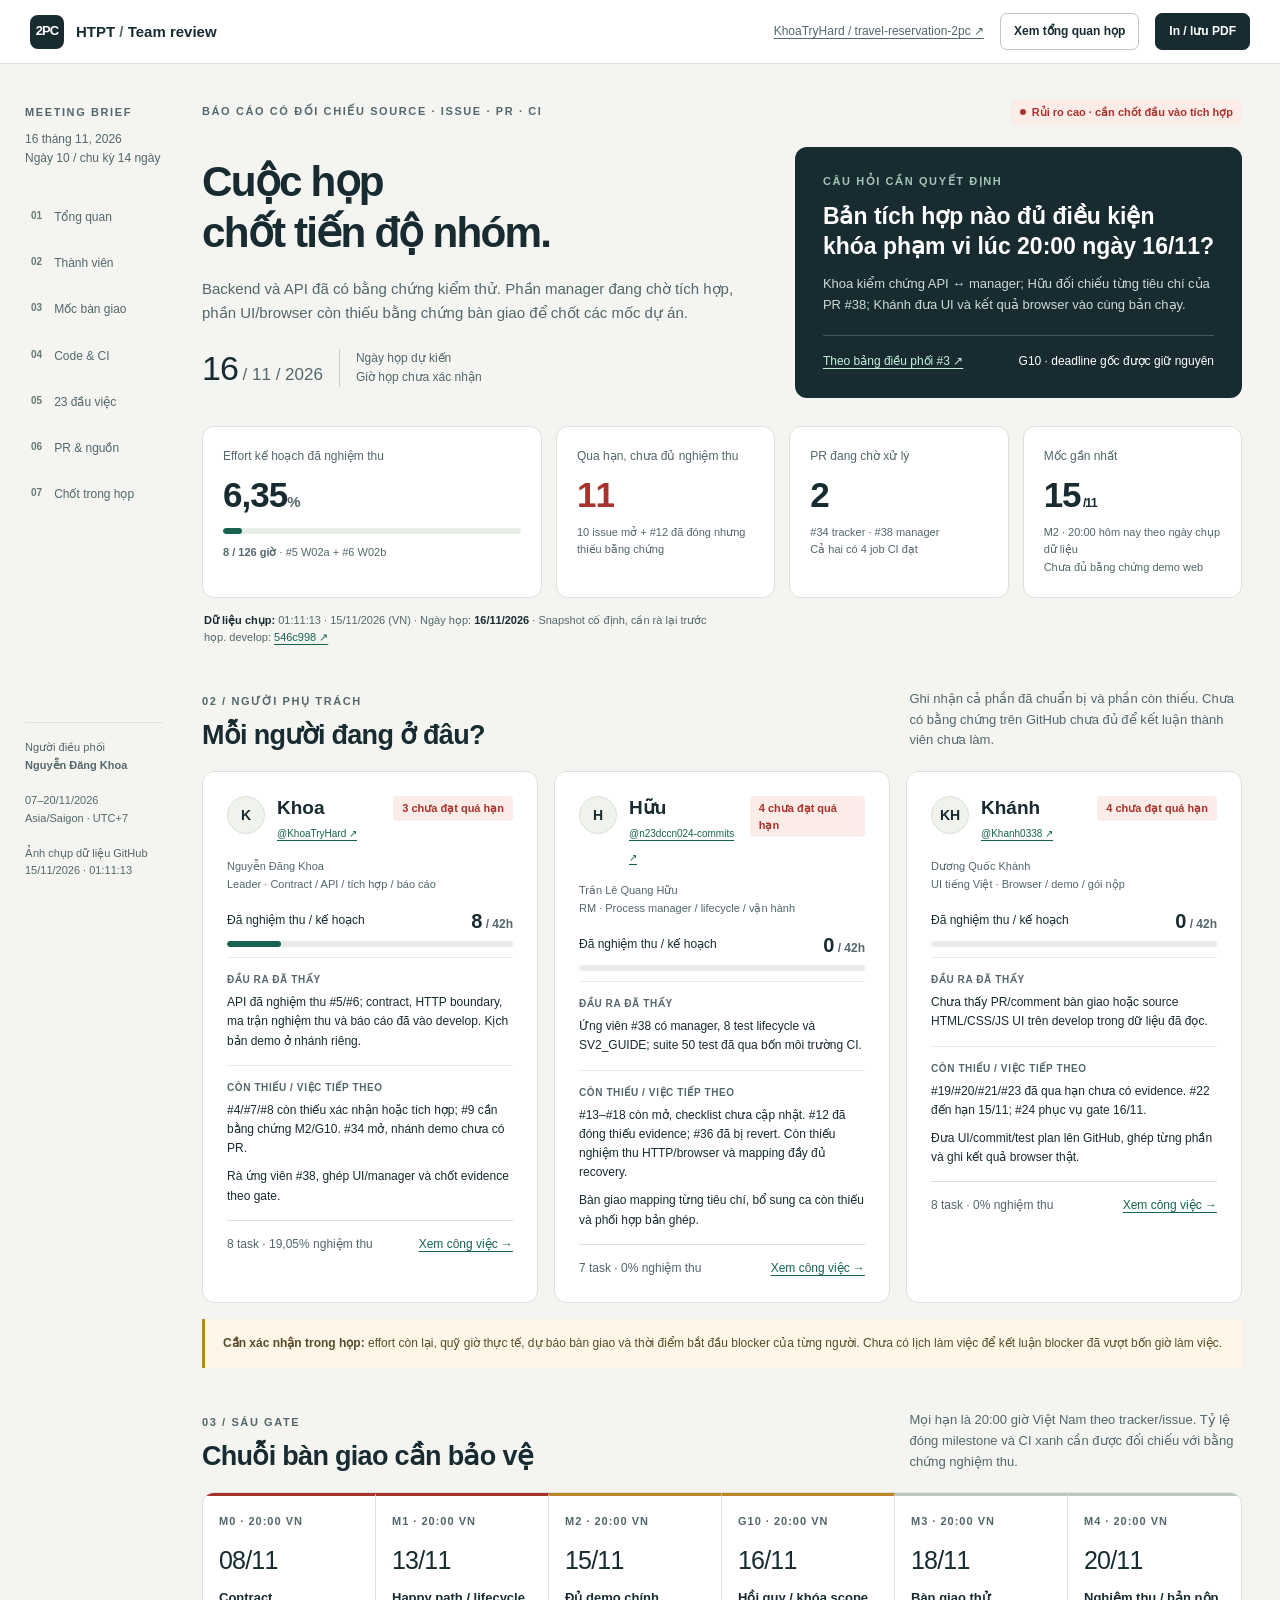
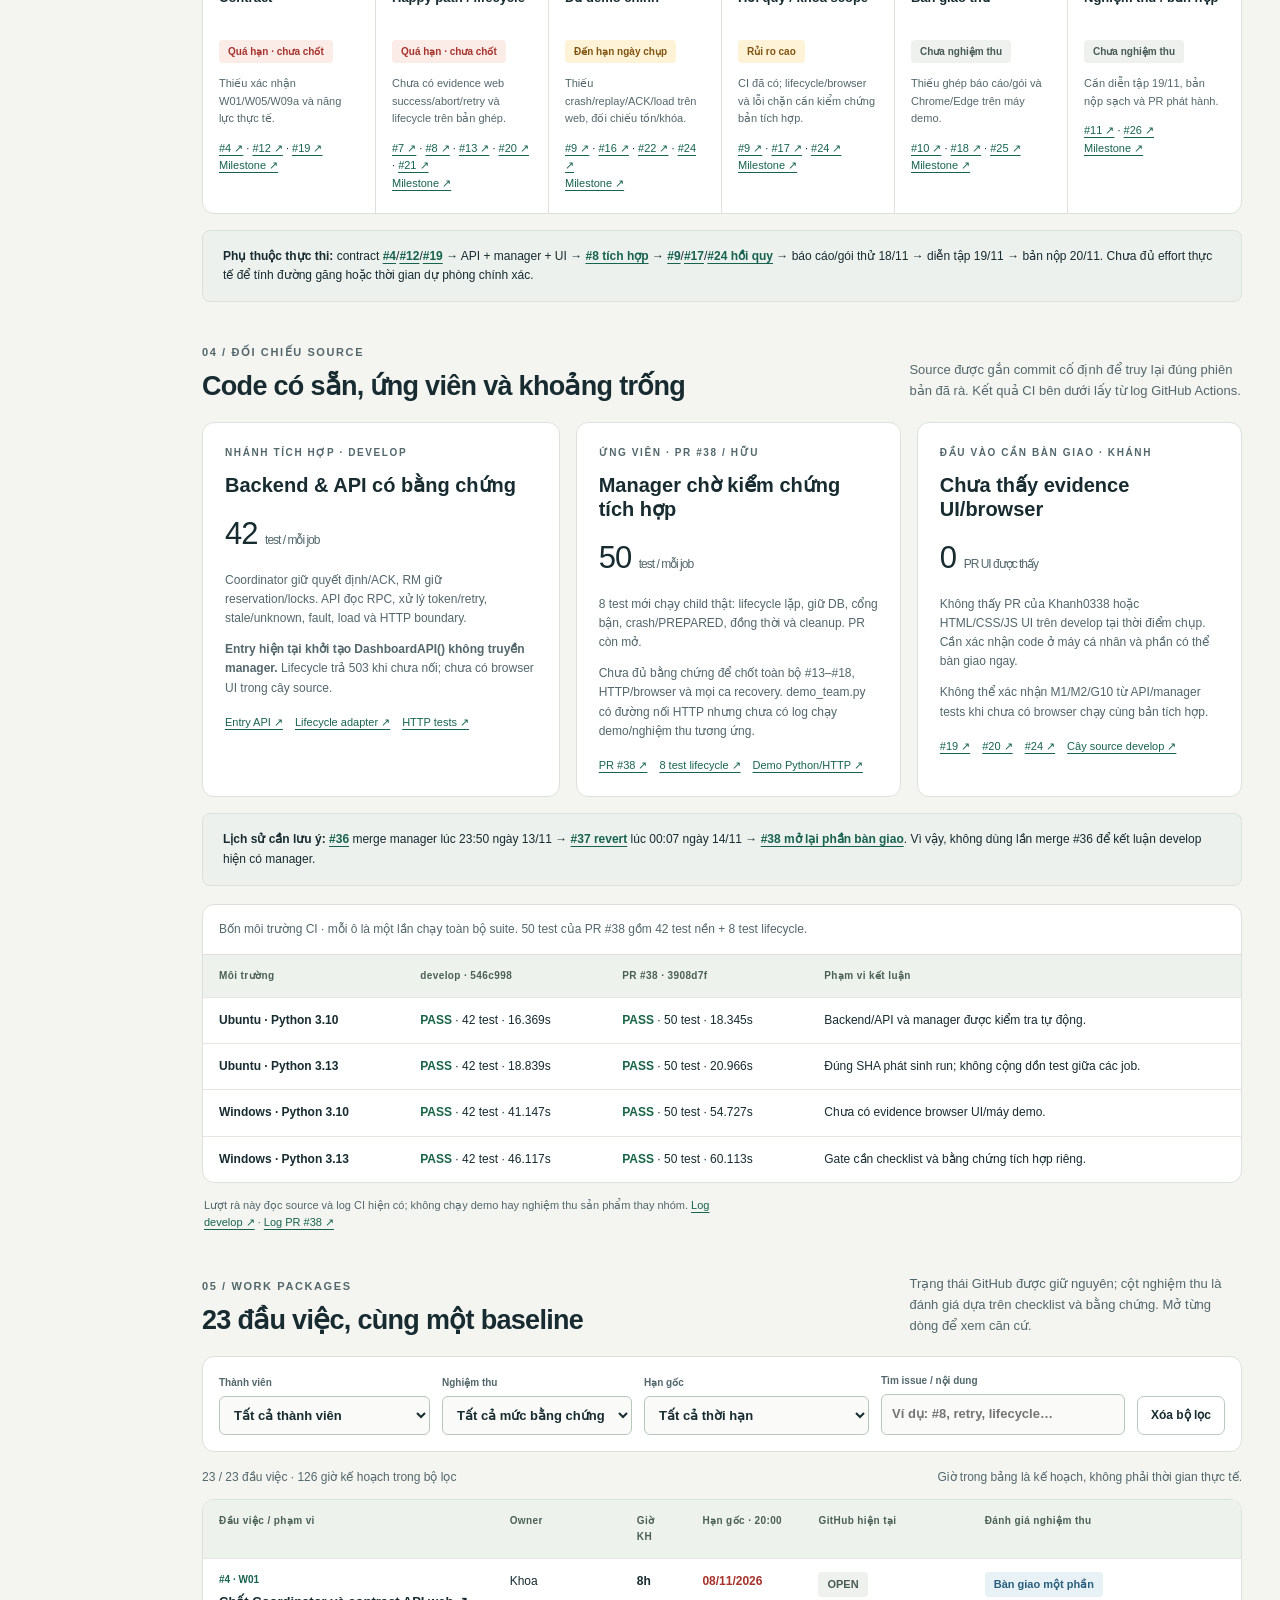
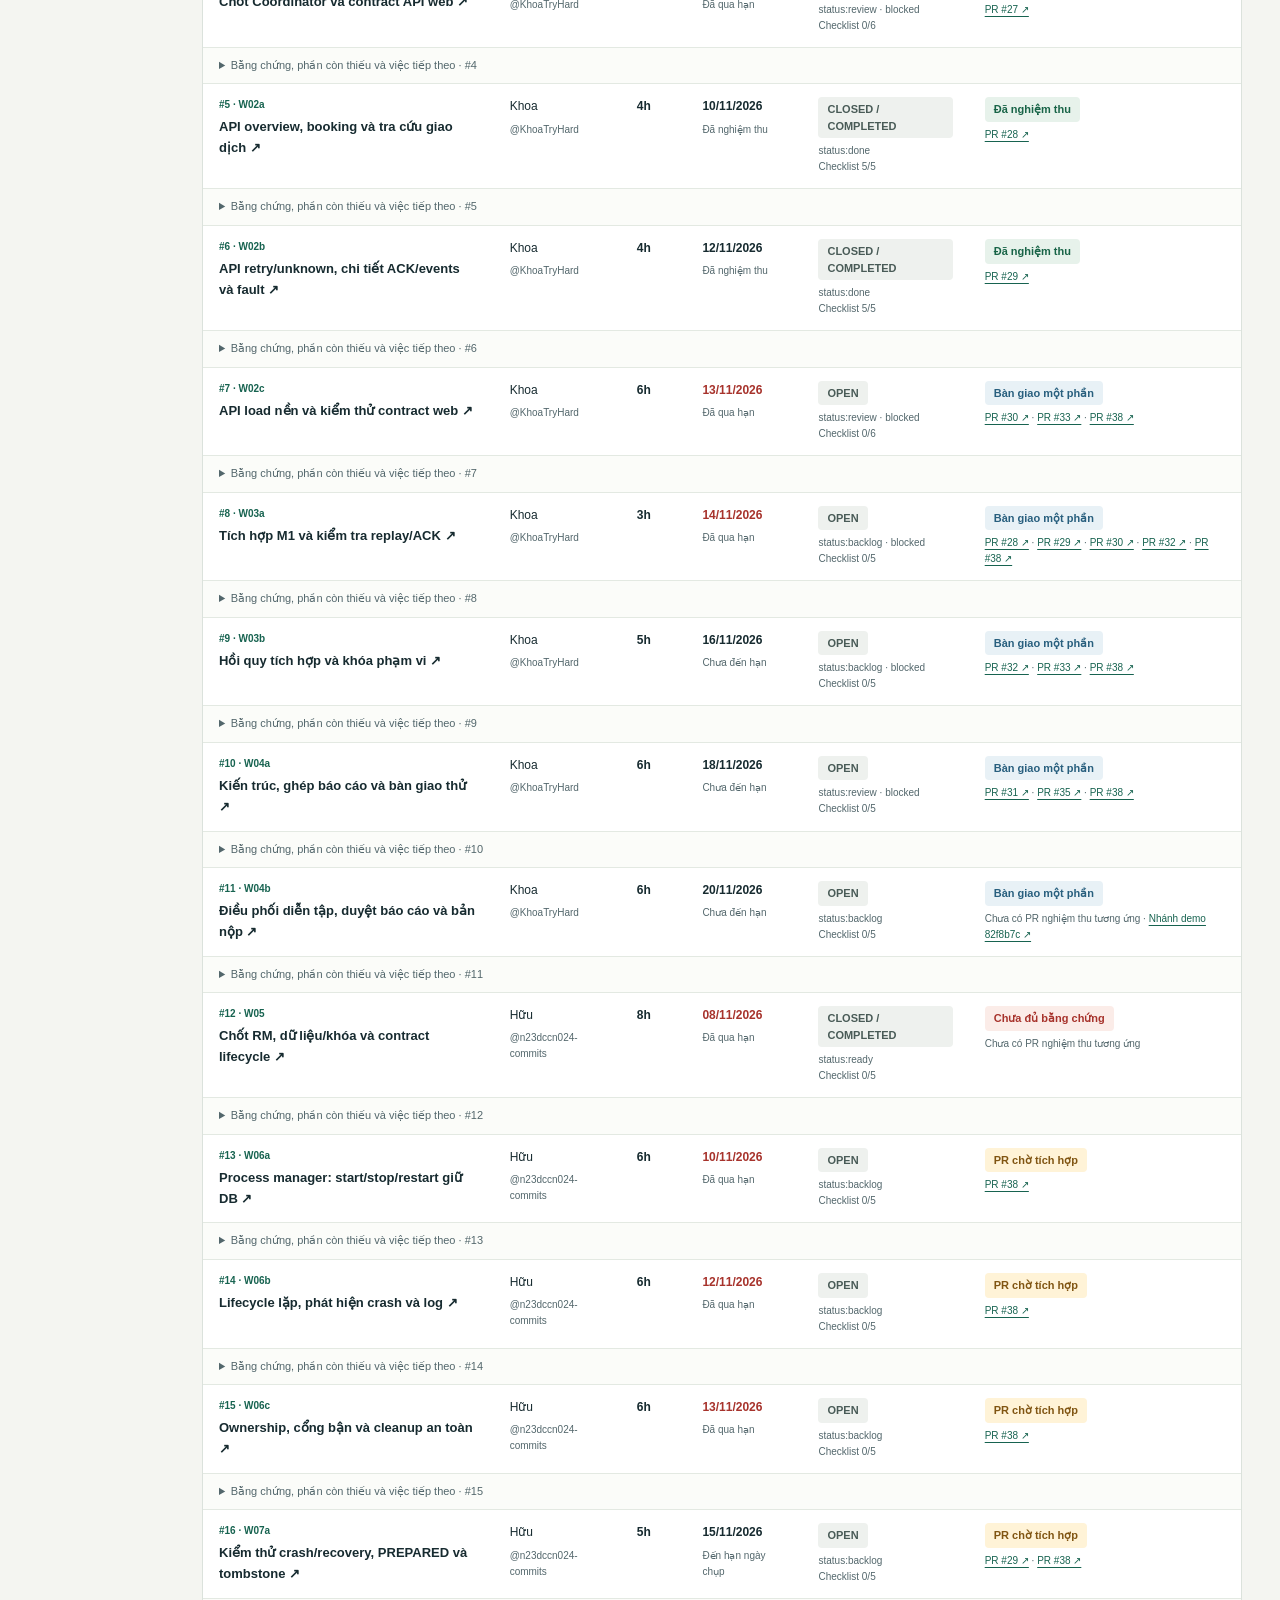
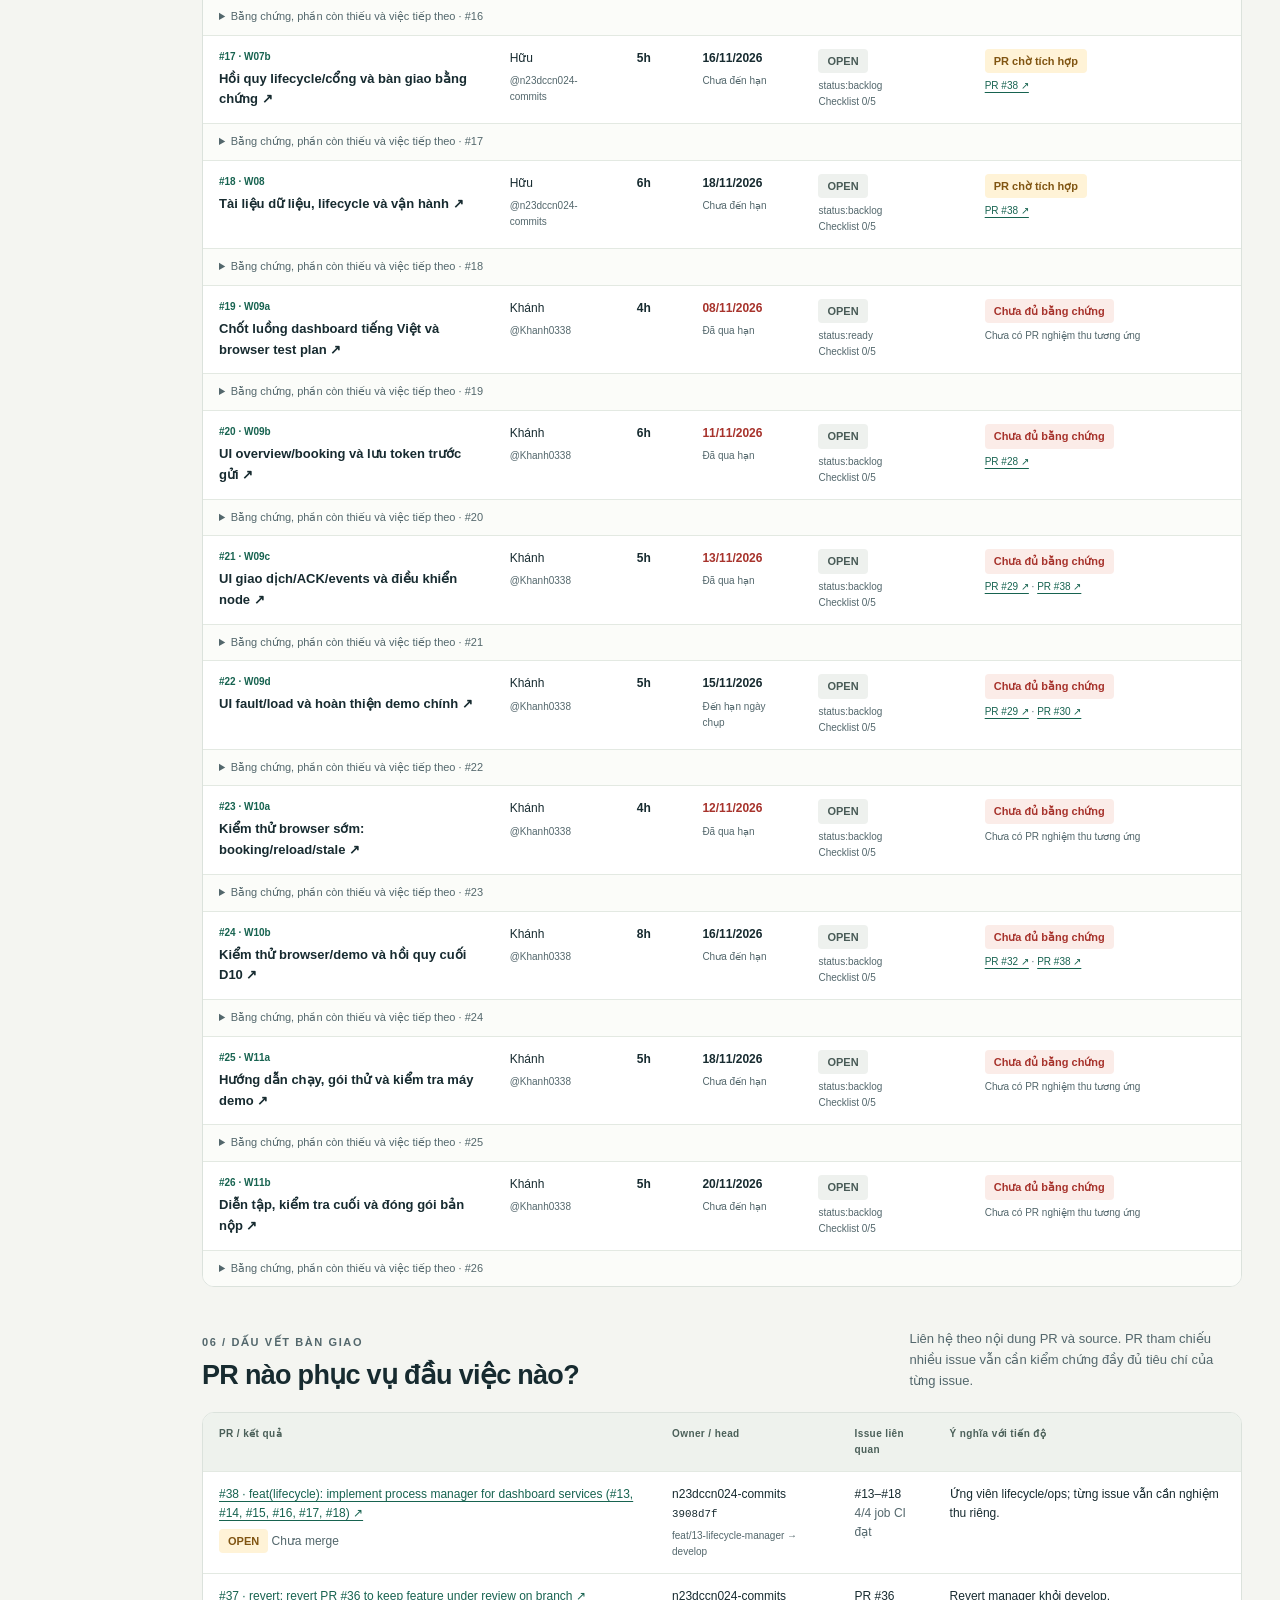
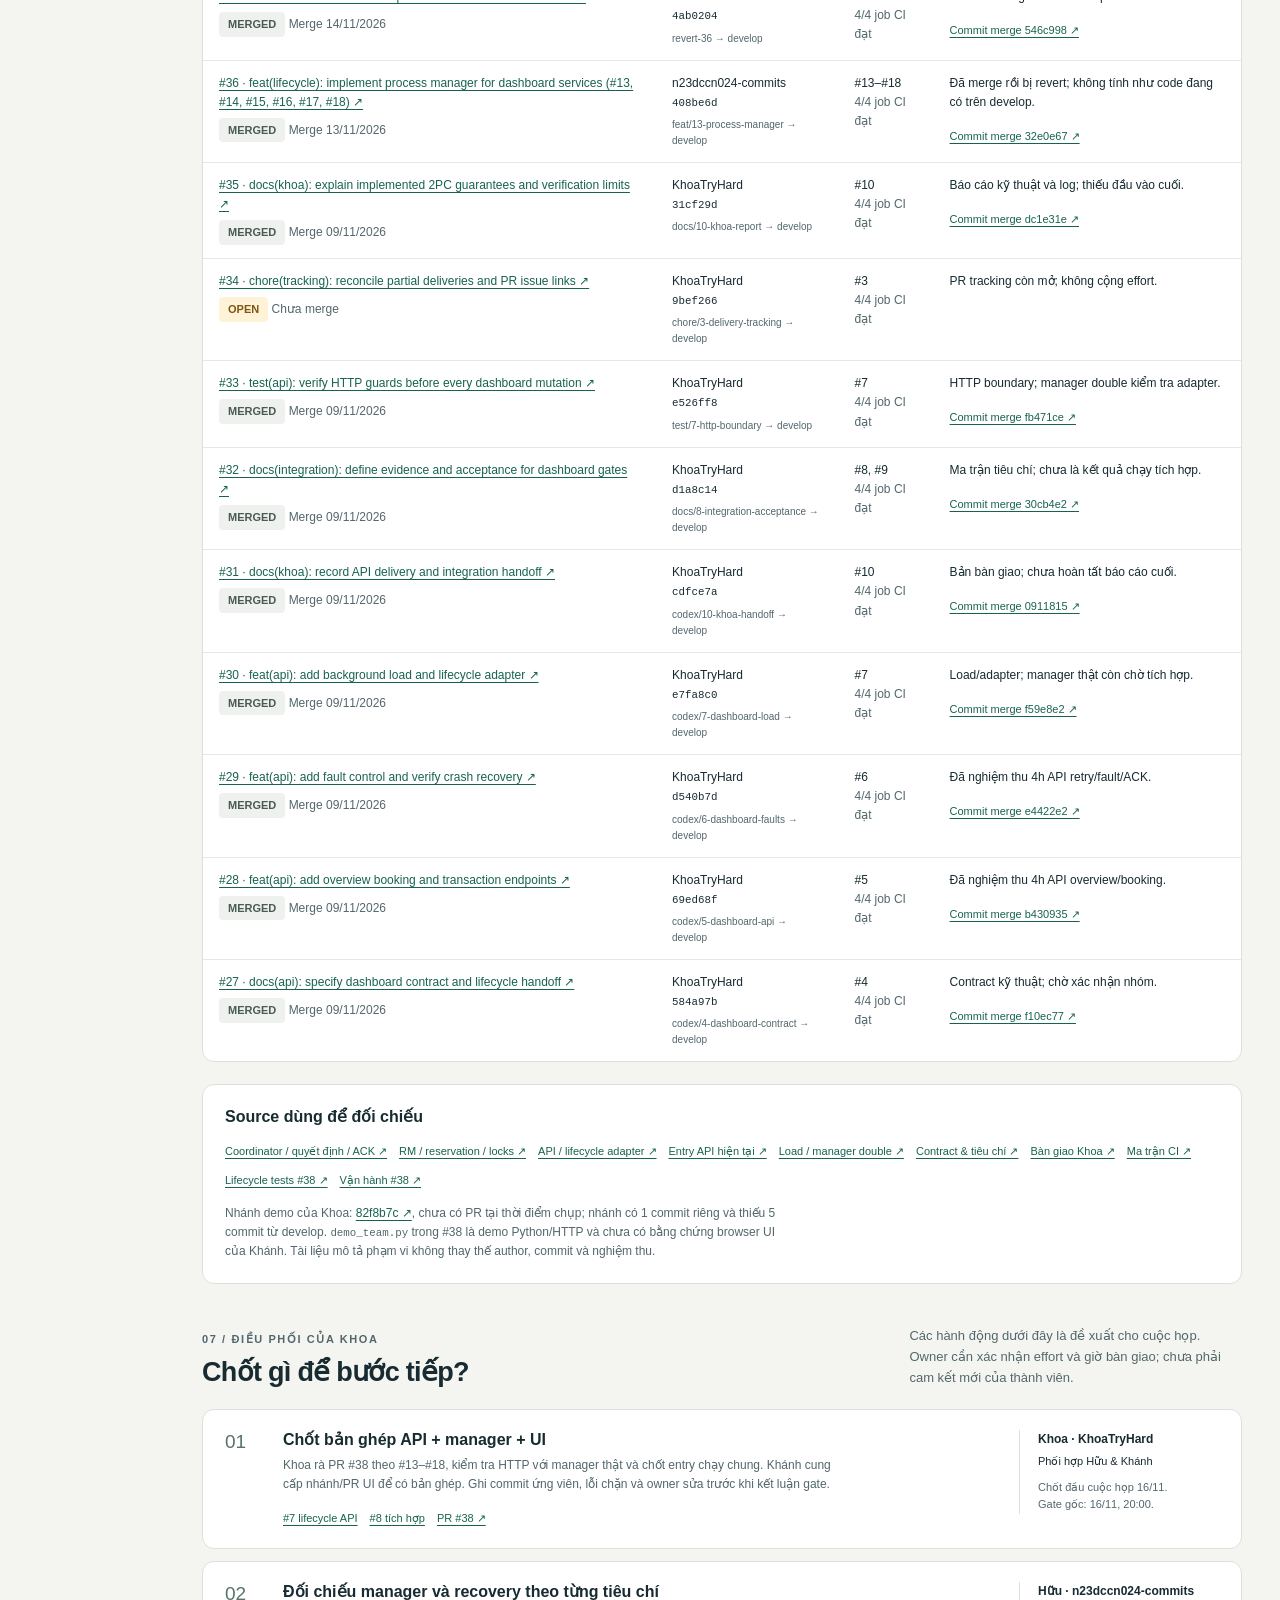
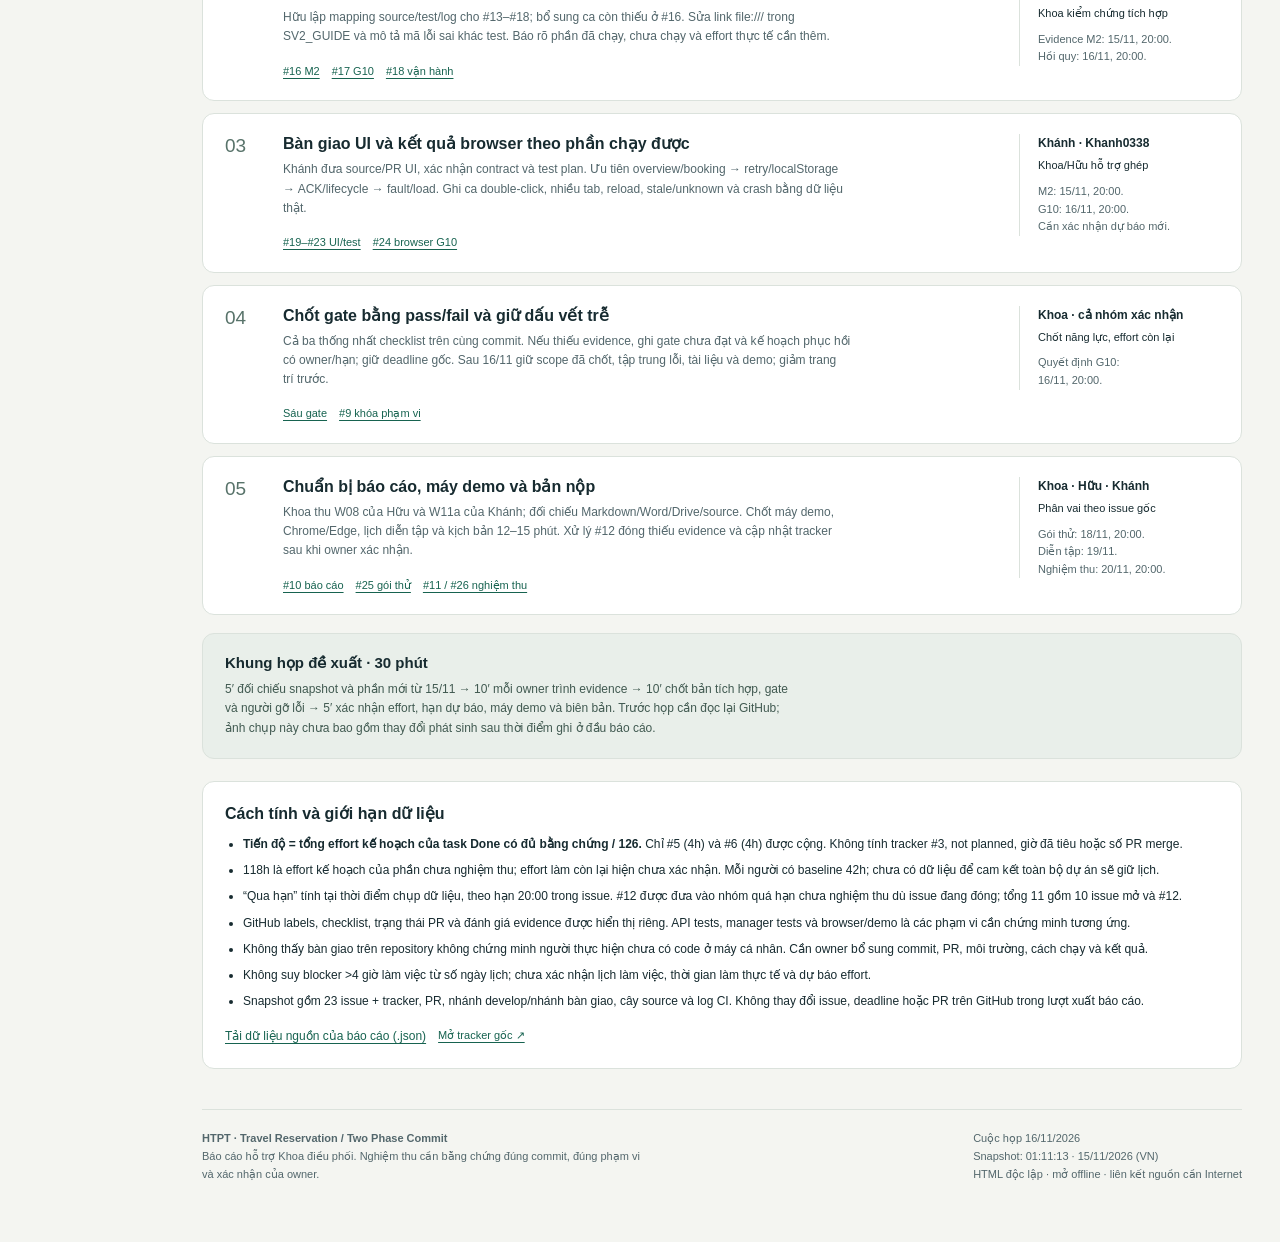
<file: docs/meetings/team-progress-2026-11-16.html>
<!doctype html>
<html lang="vi">
  <head>
    <meta charset="utf-8" />
    <meta name="viewport" content="width=device-width,initial-scale=1" />
    <meta name="color-scheme" content="light" />
    <title>HTPT 2PC · Căn cứ họp tiến độ 16/11/2026</title>
    <style>
      :root {
        --paper: #f4f5f1;
        --card: #fff;
        --ink: #172b30;
        --muted: #53676c;
        --line: #dbe2dc;
        --accent: #176350;
        --green: #186447;
        --green-bg: #e7f2eb;
        --red: #a7332c;
        --red-bg: #fbece8;
        --amber: #805512;
        --amber-bg: #fff3d7;
        --blue: #285f7e;
        --blue-bg: #e8f1f6;
        --radius: 12px;
        --space: 24px;
      }
      * {
        box-sizing: border-box;
      }
      html {
        scroll-behavior: smooth;
        scroll-padding-top: 80px;
      }
      body {
        margin: 0;
        color: var(--ink);
        background: var(--paper);
        font-family: "Segoe UI", Arial, sans-serif;
        font-size: 15px;
        line-height: 1.6;
        font-variant-numeric: tabular-nums;
      }
      a {
        color: var(--accent);
        text-underline-offset: 3px;
      }
      a:hover {
        color: #0b4233;
      }
      button,
      input,
      select {
        font: inherit;
      }
      button {
        cursor: pointer;
      }
      button,
      a,
      input,
      select,
      summary {
        outline-offset: 4px;
      }
      button:focus-visible,
      a:focus-visible,
      input:focus-visible,
      select:focus-visible,
      summary:focus-visible {
        outline: 3px solid #297ca7;
      }
      h1,
      h2,
      h3,
      p {
        margin: 0;
      }
      h1,
      h2,
      h3 {
        line-height: 1.2;
      }
      h1 {
        font-size: clamp(30px, 3.3vw, 48px);
        letter-spacing: -1.8px;
        font-weight: 650;
      }
      h2 {
        font-size: 27px;
        letter-spacing: -0.7px;
        font-weight: 650;
      }
      h3 {
        font-size: 19px;
        font-weight: 650;
      }
      p {
        max-width: 85ch;
      }
      small,
      .small {
        font-size: 12px;
      }
      code {
        font-family: Consolas, monospace;
        font-size: 0.9em;
        overflow-wrap: anywhere;
      }
      .muted {
        color: var(--muted);
      }
      .eyebrow {
        font-size: 11px;
        text-transform: uppercase;
        letter-spacing: 1.6px;
        font-weight: 700;
      }
      .skip {
        position: absolute;
        top: -100px;
        left: 20px;
        z-index: 20;
        padding: 12px;
        background: white;
      }
      .skip:focus {
        top: 12px;
      }
      .topbar {
        position: sticky;
        top: 0;
        z-index: 8;
        height: 64px;
        background: #fff;
        border-bottom: 1px solid var(--line);
        display: flex;
        align-items: center;
        justify-content: space-between;
        padding: 0 30px;
        gap: 20px;
      }
      .brand {
        display: flex;
        align-items: center;
        gap: 12px;
        font-weight: 650;
      }
      .brandmark {
        display: grid;
        place-items: center;
        width: 34px;
        height: 34px;
        border-radius: 8px;
        background: var(--ink);
        color: #fff;
        font-size: 13px;
        letter-spacing: -1px;
      }
      .topmeta {
        display: flex;
        align-items: center;
        gap: 16px;
      }
      .topmeta a {
        font-size: 12px;
        color: var(--muted);
      }
      .button {
        border: 1px solid #bbc9c0;
        background: white;
        border-radius: 7px;
        color: var(--ink);
        padding: 8px 13px;
        font-weight: 600;
        font-size: 12px;
        white-space: nowrap;
      }
      .button:hover {
        background: #edf2ed;
      }
      .button.primary {
        background: var(--ink);
        color: white;
        border-color: var(--ink);
      }
      .button.primary:hover {
        background: #2c484d;
      }
      .layout {
        display: grid;
        grid-template-columns: 180px minmax(0, 1fr);
        max-width: 1680px;
        margin: auto;
      }
      .rail {
        padding: 40px 18px 20px 25px;
        position: sticky;
        top: 64px;
        align-self: start;
        height: calc(100vh - 64px);
        display: flex;
        flex-direction: column;
        gap: 30px;
      }
      .rail nav {
        display: grid;
        gap: 6px;
      }
      .rail nav a {
        text-decoration: none;
        color: var(--muted);
        padding: 10px 6px;
        display: flex;
        gap: 12px;
        font-size: 12px;
        border-bottom: 1px solid transparent;
      }
      .rail nav a:hover {
        color: var(--accent);
        border-color: var(--line);
      }
      .rail nav span {
        font-size: 10px;
        color: #687a75;
        font-weight: 600;
      }
      .rail-foot {
        margin-top: auto;
        border-top: 1px solid var(--line);
        padding-top: 16px;
        font-size: 11px;
        color: var(--muted);
      }
      main {
        min-width: 0;
        padding: 36px 38px 60px 22px;
      }
      .section {
        margin-top: 42px;
        scroll-margin-top: 88px;
      }
      .section-head {
        display: flex;
        align-items: flex-end;
        justify-content: space-between;
        gap: 18px;
        margin-bottom: 20px;
      }
      .section-head .eyebrow {
        color: var(--muted);
        margin-bottom: 8px;
      }
      .section-head > p {
        font-size: 13px;
        color: var(--muted);
        max-width: 46ch;
      }
      .badge {
        display: inline-flex;
        align-items: center;
        gap: 6px;
        padding: 4px 9px;
        border-radius: 4px;
        font-size: 11px;
        font-weight: 650;
        line-height: 1.5;
        background: #eef1ee;
        color: #495b57;
        white-space: normal;
      }
      .badge.red {
        color: var(--red);
        background: var(--red-bg);
      }
      .badge.green {
        color: var(--green);
        background: var(--green-bg);
      }
      .badge.amber {
        color: var(--amber);
        background: var(--amber-bg);
      }
      .badge.blue {
        color: var(--blue);
        background: var(--blue-bg);
      }
      .dot {
        width: 6px;
        height: 6px;
        background: currentColor;
        border-radius: 50%;
        flex-shrink: 0;
      }
      .hero-top {
        display: flex;
        gap: 14px;
        align-items: center;
        justify-content: space-between;
        margin-bottom: 22px;
      }
      .hero-top .eyebrow {
        color: var(--muted);
      }
      .hero {
        display: grid;
        grid-template-columns: minmax(0, 1.25fr) minmax(0, 1fr);
        gap: 34px;
        align-items: center;
      }
      .hero p {
        color: var(--muted);
        margin-top: 18px;
        max-width: 64ch;
      }
      .meeting-date {
        display: flex;
        align-items: center;
        gap: 16px;
        margin-top: 24px;
      }
      .date-block {
        font-size: 34px;
        line-height: 1;
        letter-spacing: -1px;
      }
      .date-block span {
        font-size: 17px;
        color: var(--muted);
        letter-spacing: 0;
      }
      .date-note {
        font-size: 12px;
        border-left: 1px solid #c4cfc7;
        padding-left: 16px;
        color: var(--muted);
      }
      .focus-card {
        background: var(--ink);
        color: #fff;
        padding: 26px 28px;
        border-radius: var(--radius);
      }
      .focus-card .eyebrow {
        color: #a6c4b6;
      }
      .focus-card h3 {
        font-size: 23px;
        margin-top: 12px;
        line-height: 1.3;
      }
      .focus-card p {
        color: #ccdbd6;
        font-size: 13px;
        margin-top: 12px;
      }
      .focus-card a {
        color: #c5efdb;
      }
      .focus-line {
        margin-top: 20px;
        padding-top: 16px;
        border-top: 1px solid #3d5659;
        font-size: 12px;
        display: flex;
        justify-content: space-between;
        gap: 14px;
      }
      .kpis {
        display: grid;
        grid-template-columns: 1.55fr 1fr 1fr 1fr;
        gap: 14px;
        margin-top: 28px;
      }
      .kpi {
        background: var(--card);
        border: 1px solid var(--line);
        padding: 20px;
        border-radius: var(--radius);
        min-width: 0;
      }
      .kpi .label {
        font-size: 12px;
        color: var(--muted);
      }
      .kpi .value {
        font-size: 35px;
        line-height: 1.2;
        font-weight: 650;
        letter-spacing: -1px;
        margin: 8px 0;
      }
      .kpi .value small {
        font-size: 15px;
        color: var(--muted);
        letter-spacing: 0;
      }
      .kpi .note {
        font-size: 11px;
        color: var(--muted);
      }
      .meter {
        height: 6px;
        background: #e8ece7;
        margin: 12px 0 10px;
        border-radius: 10px;
        overflow: hidden;
      }
      .meter span {
        height: 100%;
        display: block;
        background: var(--accent);
        border-radius: 10px;
      }
      .kpi.danger .value {
        color: var(--red);
      }
      .snapshot-note {
        font-size: 11px;
        color: var(--muted);
        margin-top: 14px;
        padding-left: 2px;
      }
      .snapshot-note strong {
        color: var(--ink);
      }
      .grid3 {
        display: grid;
        grid-template-columns: repeat(3, minmax(0, 1fr));
        gap: 16px;
      }
      .person {
        background: white;
        border: 1px solid var(--line);
        border-radius: var(--radius);
        padding: 24px;
        min-width: 0;
      }
      .person-head {
        display: flex;
        justify-content: space-between;
        align-items: flex-start;
        gap: 12px;
      }
      .avatar {
        width: 38px;
        height: 38px;
        border: 1px solid #d8e2da;
        background: #eff3ec;
        border-radius: 50%;
        display: grid;
        place-items: center;
        font-size: 14px;
        font-weight: 650;
        flex-shrink: 0;
      }
      .person-name {
        display: flex;
        gap: 12px;
        min-width: 0;
      }
      .person-name a {
        font-size: 10px;
        overflow-wrap: anywhere;
      }
      .person h3 {
        margin-top: 1px;
      }
      .role {
        font-size: 11px;
        color: var(--muted);
        margin: 14px 0;
      }
      .person-stat {
        display: flex;
        justify-content: space-between;
        font-size: 12px;
        margin-top: 18px;
        gap: 10px;
      }
      .person-stat strong {
        font-size: 20px;
        line-height: 1;
      }
      .person .meter {
        margin-top: 10px;
      }
      .fact {
        font-size: 12px;
        padding: 14px 0;
        border-top: 1px solid #e8ece7;
      }
      .fact strong {
        display: block;
        font-size: 10px;
        color: var(--muted);
        letter-spacing: 0.6px;
        margin-bottom: 5px;
        text-transform: uppercase;
      }
      .person-footer {
        padding-top: 14px;
        border-top: 1px solid var(--line);
        display: flex;
        justify-content: space-between;
        gap: 8px;
        align-items: center;
      }
      .text-button {
        background: none;
        border: 0;
        color: var(--accent);
        padding: 0;
        font-size: 12px;
        text-decoration: underline;
        text-underline-offset: 3px;
      }
      .gate-grid {
        display: grid;
        grid-template-columns: repeat(6, minmax(0, 1fr));
        gap: 0;
        border: 1px solid var(--line);
        border-radius: var(--radius);
        overflow: hidden;
        background: white;
      }
      .gate {
        padding: 20px 16px;
        border-right: 1px solid var(--line);
        position: relative;
        min-width: 0;
      }
      .gate:last-child {
        border: 0;
      }
      .gate.past {
        border-top: 3px solid var(--red);
        padding-top: 17px;
      }
      .gate.near {
        border-top: 3px solid #bd8626;
        padding-top: 17px;
      }
      .gate.future {
        border-top: 3px solid #bac9c0;
        padding-top: 17px;
      }
      .gate .gate-code {
        font-size: 11px;
        font-weight: 650;
        letter-spacing: 1px;
        color: var(--muted);
      }
      .gate .day {
        font-size: 25px;
        letter-spacing: -0.8px;
        margin: 9px 0;
      }
      .gate h3 {
        font-size: 13px;
        line-height: 1.4;
        min-height: 37px;
        margin-bottom: 12px;
      }
      .gate p {
        font-size: 11px;
        color: var(--muted);
        margin-top: 12px;
      }
      .gate .badge {
        font-size: 10px;
      }
      .gate-evidence {
        margin-top: 12px;
        font-size: 11px;
      }
      .callout {
        margin-top: 16px;
        background: #fff6e7;
        border-left: 3px solid #b88331;
        padding: 15px 18px;
        font-size: 12px;
        color: #594a2b;
      }
      .source-board {
        display: grid;
        grid-template-columns: 1.1fr 1fr 1fr;
        gap: 16px;
      }
      .source-card {
        background: white;
        border: 1px solid var(--line);
        border-radius: var(--radius);
        padding: 22px;
        min-width: 0;
      }
      .source-card .eyebrow {
        color: var(--muted);
        font-size: 10px;
      }
      .source-card h3 {
        font-size: 20px;
        margin: 12px 0;
      }
      .source-card p {
        font-size: 12px;
        color: var(--muted);
        margin-top: 12px;
      }
      .source-card .big {
        font-size: 31px;
        letter-spacing: -1px;
      }
      .link-row {
        display: flex;
        gap: 12px;
        flex-wrap: wrap;
        font-size: 11px;
        margin-top: 16px;
      }
      .trace {
        margin-top: 16px;
        padding: 16px 20px;
        border: 1px solid var(--line);
        border-radius: 8px;
        font-size: 12px;
        background: #edf1ed;
      }
      .trace a {
        font-weight: 600;
      }
      .table-wrap {
        width: 100%;
        overflow-x: auto;
        border: 1px solid var(--line);
        border-radius: var(--radius);
        background: white;
      }
      table {
        width: 100%;
        border-collapse: collapse;
        text-align: left;
        font-size: 12px;
      }
      th {
        font-weight: 650;
        background: #eef2ed;
        color: #4b6059;
        font-size: 10px;
        letter-spacing: 0.4px;
      }
      th,
      td {
        padding: 13px 16px;
        vertical-align: top;
        border-bottom: 1px solid #e3e9e2;
      }
      tbody:last-child tr:last-child td {
        border-bottom: 0;
      }
      caption {
        padding: 15px 16px;
        text-align: left;
        font-size: 12px;
        color: var(--muted);
        border-bottom: 1px solid var(--line);
      }
      .ci-table td:first-child {
        font-weight: 600;
      }
      .ci-table .pass {
        color: var(--green);
        font-weight: 650;
      }
      .filterbar {
        display: flex;
        align-items: flex-end;
        gap: 12px;
        flex-wrap: wrap;
        margin-bottom: 16px;
        background: white;
        padding: 16px;
        border: 1px solid var(--line);
        border-radius: var(--radius);
      }
      .filterbar label {
        display: grid;
        gap: 5px;
        font-size: 10px;
        color: var(--muted);
        font-weight: 600;
        min-width: 0;
      }
      .filterbar select,
      .filterbar input {
        font-size: 13px;
        padding: 9px 10px;
        background: #fafbf8;
        color: var(--ink);
        border: 1px solid #b8c7bc;
        border-radius: 6px;
        min-height: 39px;
      }
      .filterbar input {
        min-width: 200px;
      }
      .filterbar .search-field {
        flex: 1;
      }
      .filterbar .button {
        min-height: 39px;
      }
      .filter-note {
        display: flex;
        justify-content: space-between;
        gap: 12px;
        font-size: 12px;
        color: var(--muted);
        margin-bottom: 12px;
      }
      .task-table {
        min-width: 1000px;
      }
      .task-title {
        font-size: 13px;
        font-weight: 600;
        color: var(--ink);
        text-decoration: none;
      }
      .task-title:hover {
        text-decoration: underline;
      }
      .task-code {
        display: block;
        font-size: 10px;
        font-weight: 650;
        color: var(--accent);
        margin-bottom: 4px;
      }
      .github-labels {
        font-size: 10px;
        color: var(--muted);
        margin-top: 5px;
        overflow-wrap: anywhere;
      }
      .deadline {
        font-weight: 600;
        white-space: nowrap;
      }
      .deadline.overdue {
        color: var(--red);
      }
      .details-row td {
        padding: 0 16px;
        background: #fbfcf9;
      }
      .details-row summary {
        padding: 9px 0;
        cursor: pointer;
        font-size: 11px;
        color: var(--muted);
      }
      .detail-grid {
        display: grid;
        grid-template-columns: 1fr 1fr;
        gap: 16px;
        padding: 10px 0 18px;
      }
      .detail-col {
        min-width: 0;
      }
      .detail-col h4 {
        font-size: 11px;
        margin: 0 0 6px;
        color: var(--muted);
        text-transform: uppercase;
        letter-spacing: 0.4px;
      }
      .detail-col p {
        font-size: 12px;
        margin: 0 0 15px;
      }
      .detail-col ul {
        padding-left: 18px;
        margin: 0;
        font-size: 12px;
      }
      .detail-col li {
        margin-bottom: 7px;
      }
      .check-item {
        display: flex;
        gap: 8px;
        align-items: flex-start;
        margin-bottom: 7px;
        font-size: 11px;
      }
      .checkbox {
        width: 13px;
        height: 13px;
        display: grid;
        place-items: center;
        flex-shrink: 0;
        line-height: 1;
        border: 1px solid #a4b6a9;
        margin-top: 3px;
        color: var(--green);
        font-size: 10px;
      }
      .source-details {
        margin-top: 14px;
      }
      .source-details summary {
        font-size: 11px;
        color: var(--muted);
        cursor: pointer;
      }
      .source-details pre {
        white-space: pre-wrap;
        overflow-wrap: anywhere;
        max-height: 400px;
        overflow: auto;
        font-size: 11px;
        background: #eef2ec;
        padding: 12px;
        font-family: inherit;
      }
      .raw-comment {
        margin-top: 12px;
        padding-left: 12px;
        border-left: 2px solid #cfdbd0;
        font-size: 11px;
        white-space: pre-wrap;
        overflow-wrap: anywhere;
      }
      .empty-state {
        padding: 40px 20px;
        text-align: center;
        color: var(--muted);
        border: 1px dashed #b9c7bc;
        border-radius: var(--radius);
        background: #fff;
      }
      .action-list {
        counter-reset: actions;
        display: grid;
        gap: 12px;
      }
      .action {
        counter-increment: actions;
        display: grid;
        grid-template-columns: 40px 1fr 200px;
        gap: 18px;
        padding: 20px 22px;
        border: 1px solid var(--line);
        border-radius: var(--radius);
        background: #fff;
        align-items: start;
      }
      .action:before {
        content: counter(actions, decimal-leading-zero);
        font-size: 19px;
        color: #58736a;
        line-height: 1.3;
      }
      .action h3 {
        font-size: 16px;
        margin-bottom: 7px;
      }
      .action p {
        font-size: 12px;
        color: var(--muted);
      }
      .action .owner {
        font-size: 11px;
        border-left: 1px solid var(--line);
        padding-left: 18px;
      }
      .action .owner strong {
        display: block;
        font-size: 12px;
        margin-bottom: 4px;
      }
      .owner-date {
        margin-top: 8px;
        color: var(--muted);
      }
      .agenda {
        margin-top: 18px;
        padding: 20px 22px;
        border: 1px solid var(--line);
        border-radius: var(--radius);
        background: #e9efea;
      }
      .agenda h3 {
        font-size: 15px;
        margin-bottom: 8px;
      }
      .agenda p {
        font-size: 12px;
        color: #415a51;
      }
      .method {
        margin-top: 22px;
        font-size: 12px;
        background: white;
        border: 1px solid var(--line);
        border-radius: var(--radius);
        padding: 22px;
      }
      .method ul {
        padding-left: 18px;
        margin: 12px 0 0;
      }
      .method li {
        margin-bottom: 7px;
      }
      .method h3 {
        font-size: 16px;
      }
      .footer {
        margin-top: 40px;
        display: flex;
        justify-content: space-between;
        gap: 20px;
        border-top: 1px solid var(--line);
        padding-top: 20px;
        font-size: 11px;
        color: var(--muted);
      }
      .footer p {
        max-width: 72ch;
      }
      .no-print {
      }
      .print-note {
        display: none;
      }
      .meeting-mode .deep-section {
        display: none;
      }
      .meeting-mode .rail .deep-link {
        display: none;
      }
      .meeting-mode h1 {
        font-size: clamp(36px, 4vw, 58px);
      }
      .meeting-mode .kpi .value {
        font-size: 42px;
      }
      .meeting-mode .rail {
        width: auto;
      }
      .meeting-mode .snapshot-note {
        font-size: 12px;
      }
      .notice {
        padding: 14px 20px;
        background: var(--red-bg);
        color: var(--red);
        font-size: 12px;
      }
      .sr-only {
        position: absolute;
        width: 1px;
        height: 1px;
        padding: 0;
        margin: -1px;
        overflow: hidden;
        clip: rect(0, 0, 0, 0);
        white-space: nowrap;
        border: 0;
      }
      @media (min-width: 1600px) {
        main {
          padding-right: 48px;
        }
        .hero {
          gap: 60px;
        }
        .kpi {
          padding: 24px;
        }
      }
      @media (max-width: 1150px) {
        .layout {
          grid-template-columns: 140px minmax(0, 1fr);
        }
        .rail {
          padding-left: 18px;
        }
        .hero {
          gap: 24px;
        }
        main {
          padding-right: 24px;
          padding-left: 12px;
        }
        .kpis {
          grid-template-columns: repeat(2, minmax(0, 1fr));
        }
        .grid3 {
          grid-template-columns: 1fr;
        }
        .person {
          display: grid;
          grid-template-columns: 1fr 1fr;
          column-gap: 24px;
        }
        .person-head,
        .role,
        .person-stat,
        .person .meter,
        .person-footer {
          grid-column: 1;
        }
        .person .fact:nth-of-type(1) {
          grid-column: 2;
          grid-row: 1/4;
        }
        .person .fact:nth-of-type(2) {
          grid-column: 2;
        }
        .person-footer {
          margin-top: 12px;
        }
        .gate-grid {
          grid-template-columns: repeat(3, minmax(0, 1fr));
        }
        .gate:nth-child(3) {
          border-right: 0;
        }
        .gate:nth-child(-n + 3) {
          border-bottom: 1px solid var(--line);
        }
        .source-board {
          grid-template-columns: 1fr 1fr;
        }
        .source-board .source-card:last-child {
          grid-column: 1/-1;
        }
        .action {
          grid-template-columns: 30px 1fr 170px;
          gap: 12px;
        }
      }
      @media (max-width: 800px) {
        .topbar {
          height: auto;
          min-height: 64px;
          padding: 12px 20px;
          flex-wrap: wrap;
          gap: 10px;
        }
        .topmeta {
          gap: 8px;
        }
        .topmeta > a {
          display: none;
        }
        .layout {
          display: block;
        }
        .rail {
          display: none;
        }
        main {
          padding: 26px 20px 40px;
        }
        .hero {
          grid-template-columns: 1fr;
        }
        .hero-top {
          align-items: flex-start;
          gap: 10px;
          flex-wrap: wrap;
        }
        .hero-top .eyebrow {
          font-size: 10px;
        }
        .hero .focus-card {
          padding: 24px;
        }
        .section-head {
          align-items: flex-start;
          flex-direction: column;
          gap: 10px;
        }
        .section-head > p {
          max-width: 75ch;
        }
        .action {
          grid-template-columns: 28px 1fr;
        }
        .action .owner {
          grid-column: 2;
          border: 0;
          padding: 8px 0 0;
        }
        .source-board {
          grid-template-columns: 1fr;
        }
        .source-board .source-card:last-child {
          grid-column: auto;
        }
        .detail-grid {
          grid-template-columns: 1fr;
        }
        .footer {
          flex-direction: column;
        }
        .person {
          display: block;
        }
        .person .fact {
          padding-top: 14px;
        }
        .filterbar label {
          flex: 1;
          min-width: 160px;
        }
        .filterbar .search-field {
          flex-basis: 100%;
        }
        .filterbar select,
        .filterbar input {
          font-size: 16px;
          width: 100%;
        }
        .filter-note {
          flex-direction: column;
          gap: 4px;
        }
      }
      @media (max-width: 480px) {
        h1 {
          font-size: 33px;
          letter-spacing: -1px;
        }
        h2 {
          font-size: 24px;
        }
        .kpis {
          gap: 10px;
        }
        .kpi {
          padding: 16px;
        }
        .kpi .value {
          font-size: 29px;
        }
        .kpi .note {
          font-size: 10px;
        }
        .gate-grid {
          grid-template-columns: repeat(2, minmax(0, 1fr));
        }
        .gate:nth-child(3) {
          border-right: 1px solid var(--line);
        }
        .gate:nth-child(2n) {
          border-right: 0;
        }
        .gate:nth-child(4) {
          border-bottom: 1px solid var(--line);
        }
        .topmeta .button {
          font-size: 10px;
          padding: 7px 9px;
        }
        .brand {
          font-size: 13px;
        }
        .focus-line {
          flex-direction: column;
          gap: 4px;
        }
        .meeting-date {
          align-items: flex-start;
        }
        .date-note {
          font-size: 11px;
        }
        .filterbar {
          padding: 13px;
        }
        .action {
          padding: 16px;
        }
        .snapshot-note {
          line-height: 1.7;
        }
      }
      @media (prefers-reduced-motion: reduce) {
        html {
          scroll-behavior: auto;
        }
      }
      @media print {
        @page {
          size: A4 landscape;
          margin: 12mm;
        }
        html {
          scroll-behavior: auto;
        }
        body {
          background: white;
          font-size: 10px;
          -webkit-print-color-adjust: exact;
          print-color-adjust: exact;
        }
        .topbar,
        .rail,
        .no-print,
        .filterbar,
        .source-details,
        .raw-comment,
        .task-details > summary {
          display: none !important;
        }
        .layout {
          display: block;
          max-width: none;
        }
        main {
          padding: 0;
        }
        .hero {
          grid-template-columns: 1.2fr 1fr;
          gap: 25px;
        }
        h1,
        .meeting-mode h1 {
          font-size: 29px;
          letter-spacing: -0.7px;
        }
        h2 {
          font-size: 22px;
        }
        .section {
          margin-top: 26px;
        }
        .section-head {
          margin-bottom: 12px;
        }
        .section-head > p {
          font-size: 10px;
        }
        .hero-top {
          margin-bottom: 14px;
        }
        .focus-card {
          padding: 20px;
        }
        .focus-card h3 {
          font-size: 18px;
        }
        .focus-card p {
          font-size: 10px;
        }
        .kpis {
          grid-template-columns: 1.5fr 1fr 1fr 1fr;
          gap: 10px;
        }
        .kpi {
          padding: 14px;
        }
        .kpi .value,
        .meeting-mode .kpi .value {
          font-size: 28px;
        }
        .grid3 {
          grid-template-columns: repeat(3, minmax(0, 1fr));
          gap: 12px;
        }
        .person {
          display: block;
          padding: 17px;
        }
        .person-name a {
          font-size: 9px;
        }
        .person h3 {
          font-size: 17px;
        }
        .person .fact,
        .person .role {
          font-size: 10px;
        }
        .person-stat {
          font-size: 10px;
        }
        .gate-grid {
          grid-template-columns: repeat(6, minmax(0, 1fr));
        }
        .gate {
          padding: 14px 10px;
        }
        .gate.past,
        .gate.near,
        .gate.future {
          padding-top: 11px;
        }
        .gate:nth-child(3) {
          border-right: 1px solid var(--line);
        }
        .gate:nth-child(-n + 3) {
          border-bottom: 0;
        }
        .gate h3 {
          font-size: 11px;
        }
        .gate p {
          font-size: 9px;
        }
        .gate .day {
          font-size: 21px;
        }
        .source-board {
          grid-template-columns: 1.1fr 1fr 1fr;
        }
        .source-board .source-card:last-child {
          grid-column: auto;
        }
        .source-card {
          padding: 17px;
        }
        .source-card p {
          font-size: 10px;
        }
        .source-card h3 {
          font-size: 17px;
        }
        .table-wrap {
          overflow: visible;
          border-radius: 0;
        }
        table,
        .task-table {
          min-width: 0;
          font-size: 9px;
          table-layout: fixed;
        }
        .task-table th:nth-child(1) {
          width: 27%;
        }
        .task-table th:nth-child(2) {
          width: 10%;
        }
        .task-table th:nth-child(3) {
          width: 7%;
        }
        .task-table th:nth-child(4) {
          width: 13%;
        }
        .task-table th:nth-child(5) {
          width: 19%;
        }
        .task-table th:nth-child(6) {
          width: 24%;
        }
        th,
        td {
          padding: 9px 10px;
          overflow-wrap: anywhere;
        }
        .task-title {
          font-size: 11px;
        }
        .details-row {
          break-inside: avoid;
        }
        .detail-grid {
          display: grid !important;
          grid-template-columns: 1fr 1fr;
          gap: 18px;
          padding: 10px 0 15px;
        }
        .detail-col p,
        .detail-col li {
          font-size: 10px;
        }
        .check-item {
          font-size: 9px;
        }
        .task-table tbody {
          break-inside: avoid;
        }
        .task-table tbody[hidden] {
          display: table-row-group !important;
        }
        .meeting-mode .deep-section {
          display: block !important;
        }
        .print-note {
          display: block;
          margin-bottom: 12px;
          font-size: 10px;
        }
        .task-details:not([open]) > .detail-grid {
          display: grid !important;
        }
        .badge {
          font-size: 9px;
          padding: 3px 6px;
        }
        .action {
          grid-template-columns: 30px 1fr 180px;
          padding: 14px 18px;
          break-inside: avoid;
        }
        .action h3 {
          font-size: 13px;
        }
        .action p {
          font-size: 10px;
        }
        .action .owner {
          font-size: 10px;
        }
        .section-head,
        h2,
        h3 {
          break-after: avoid;
        }
        .person,
        .focus-card,
        .kpi,
        .source-card,
        .method,
        .agenda {
          break-inside: avoid;
        }
        .footer {
          font-size: 9px;
        }
        .empty-state {
          display: none;
        }
        a {
          color: inherit;
        }
        .filter-note {
          display: none;
        }
        .method ul {
          font-size: 10px;
        }
        .notice {
          font-size: 10px;
        }
        .hero p {
          font-size: 11px;
        }
        .snapshot-note {
          font-size: 9px;
        }
        .footer {
          margin-top: 25px;
        }
      }
      @media print {
        .task-details .detail-grid {
          grid-template-columns: 1fr !important;
        }
        .task-details .detail-col:nth-child(2) {
          display: none;
        }
        .task-details .detail-col:first-child {
          display: grid;
          grid-template-columns: 125px minmax(0, 1fr);
          column-gap: 14px;
          row-gap: 7px;
        }
        .task-details .detail-col:first-child h4 {
          font-size: 9px;
          line-height: 1.5;
          margin: 0;
        }
        .task-details .detail-col:first-child p {
          margin: 0;
          font-size: 9px;
          line-height: 1.5;
        }
        .task-details .detail-col:first-child > .link-row {
          grid-column: 1/-1;
          margin-top: 4px;
          font-size: 9px;
        }
        .task-table tbody {
          break-inside: avoid;
        }
        .details-row {
          break-inside: auto;
        }
        .task-table td {
          padding-top: 8px;
          padding-bottom: 8px;
        }
        .details-row td {
          padding-top: 0;
          padding-bottom: 0;
        }
      }
    </style>
  </head>
  <body>
    <a class="skip" href="#main">Đến nội dung báo cáo</a>
    <header class="topbar">
      <div class="brand">
        <span class="brandmark" aria-hidden="true">2PC</span
        ><span>HTPT <span class="muted">/</span> Team review</span>
      </div>
      <div class="topmeta">
        <a
          href="https://github.com/KhoaTryHard/travel-reservation-2pc"
          target="_blank"
          rel="noopener noreferrer"
          >KhoaTryHard / travel-reservation-2pc ↗</a
        ><button class="button" id="meeting-toggle" aria-pressed="false">
          Xem tổng quan họp</button
        ><button class="button primary" id="print-button">In / lưu PDF</button>
      </div>
    </header>
    <noscript
      ><div class="notice">
        Báo cáo cần JavaScript để hiển thị bảng bằng chứng và bộ lọc. Dữ liệu đã
        được nhúng trong file, không cần Internet để xem; liên kết GitHub cần
        kết nối mạng.
      </div></noscript
    >
    <div class="layout">
      <aside class="rail" aria-label="Điều hướng báo cáo">
        <div>
          <div class="eyebrow muted">Meeting brief</div>
          <p class="small muted" style="margin-top: 8px">
            16 tháng 11, 2026<br />Ngày 10 / chu kỳ 14 ngày
          </p>
        </div>
        <nav>
          <a href="#overview"><span>01</span>Tổng quan</a
          ><a href="#team"><span>02</span>Thành viên</a
          ><a href="#gates"><span>03</span>Mốc bàn giao</a
          ><a href="#source"><span>04</span>Code & CI</a
          ><a class="deep-link" href="#tasks"><span>05</span>23 đầu việc</a
          ><a class="deep-link" href="#evidence"><span>06</span>PR & nguồn</a
          ><a href="#decisions"><span>07</span>Chốt trong họp</a>
        </nav>
        <div class="rail-foot">
          Người điều phối<br /><strong>Nguyễn Đăng Khoa</strong
          ><br /><br />07–20/11/2026<br />Asia/Saigon · UTC+7<br /><br />Ảnh
          chụp dữ liệu GitHub<br /><span id="rail-capture"></span>
        </div>
      </aside>
      <main id="main">
        <section id="overview" aria-labelledby="report-title">
          <div class="hero-top">
            <div class="eyebrow">
              Báo cáo có đối chiếu source · issue · PR · CI
            </div>
            <span class="badge red"
              ><span class="dot"></span>Rủi ro cao · cần chốt đầu vào tích
              hợp</span
            >
          </div>
          <div class="hero">
            <div>
              <h1 id="report-title">Cuộc họp<br />chốt tiến độ nhóm.</h1>
              <p>
                Backend và API đã có bằng chứng kiểm thử. Phần manager đang chờ
                tích hợp, phần UI/browser còn thiếu bằng chứng bàn giao để chốt
                các mốc dự án.
              </p>
              <div class="meeting-date">
                <div class="date-block">16<span> / 11 / 2026</span></div>
                <div class="date-note">
                  Ngày họp dự kiến<br />Giờ họp chưa xác nhận
                </div>
              </div>
            </div>
            <div class="focus-card">
              <div class="eyebrow">Câu hỏi cần quyết định</div>
              <h3>
                Bản tích hợp nào đủ điều kiện<br />khóa phạm vi lúc 20:00 ngày
                16/11?
              </h3>
              <p>
                Khoa kiểm chứng API ↔ manager; Hữu đối chiếu từng tiêu chí của
                PR #38; Khánh đưa UI và kết quả browser vào cùng bản chạy.
              </p>
              <div class="focus-line">
                <span
                  ><a
                    href="https://github.com/KhoaTryHard/travel-reservation-2pc/issues/3"
                    target="_blank"
                    rel="noopener noreferrer"
                    >Theo bảng điều phối #3 ↗</a
                  ></span
                ><span>G10 · deadline gốc được giữ nguyên</span>
              </div>
            </div>
          </div>
          <div class="kpis">
            <article class="kpi">
              <div class="label">Effort kế hoạch đã nghiệm thu</div>
              <div class="value" id="kpi-progress">—</div>
              <div
                class="meter"
                role="img"
                aria-label="8 trên 126 giờ kế hoạch đã nghiệm thu"
              >
                <span style="width: 6.349206349%"></span>
              </div>
              <div class="note">
                <strong>8 / 126 giờ</strong> · #5 W02a + #6 W02b
              </div>
            </article>
            <article class="kpi danger">
              <div class="label">Qua hạn, chưa đủ nghiệm thu</div>
              <div class="value" id="kpi-overdue">—</div>
              <div class="note">
                10 issue mở + #12 đã đóng nhưng thiếu bằng chứng
              </div>
            </article>
            <article class="kpi">
              <div class="label">PR đang chờ xử lý</div>
              <div class="value" id="kpi-pr">—</div>
              <div class="note">
                #34 tracker · #38 manager<br />Cả hai có 4 job CI đạt
              </div>
            </article>
            <article class="kpi">
              <div class="label">Mốc gần nhất</div>
              <div class="value">15<span class="small"> /11</span></div>
              <div class="note">
                M2 · 20:00 hôm nay theo ngày chụp dữ liệu<br />Chưa đủ bằng
                chứng demo web
              </div>
            </article>
          </div>
          <p class="snapshot-note">
            <strong>Dữ liệu chụp:</strong> <span id="capture-time"></span> ·
            Ngày họp: <strong>16/11/2026</strong> · Snapshot cố định, cần rà lại
            trước họp. <span id="develop-caption"></span>
          </p>
        </section>

        <section class="section" id="team" aria-labelledby="team-title">
          <div class="section-head">
            <div>
              <div class="eyebrow">02 / Người phụ trách</div>
              <h2 id="team-title">Mỗi người đang ở đâu?</h2>
            </div>
            <p>
              Ghi nhận cả phần đã chuẩn bị và phần còn thiếu. Chưa có bằng chứng
              trên GitHub chưa đủ để kết luận thành viên chưa làm.
            </p>
          </div>
          <div class="grid3" id="team-cards"></div>
          <div class="callout">
            <strong>Cần xác nhận trong họp:</strong> effort còn lại, quỹ giờ
            thực tế, dự báo bàn giao và thời điểm bắt đầu blocker của từng
            người. Chưa có lịch làm việc để kết luận blocker đã vượt bốn giờ làm
            việc.
          </div>
        </section>

        <section class="section" id="gates" aria-labelledby="gates-title">
          <div class="section-head">
            <div>
              <div class="eyebrow">03 / Sáu gate</div>
              <h2 id="gates-title">Chuỗi bàn giao cần bảo vệ</h2>
            </div>
            <p>
              Mọi hạn là 20:00 giờ Việt Nam theo tracker/issue. Tỷ lệ đóng
              milestone và CI xanh cần được đối chiếu với bằng chứng nghiệm thu.
            </p>
          </div>
          <div class="gate-grid" id="gate-grid"></div>
          <div class="trace">
            <strong>Phụ thuộc thực thi:</strong> contract
            <a href="#task-4">#4</a>/<a href="#task-12">#12</a>/<a
              href="#task-19"
              >#19</a
            >
            → API + manager + UI → <a href="#task-8">#8 tích hợp</a> →
            <a href="#task-9">#9</a>/<a href="#task-17">#17</a>/<a
              href="#task-24"
              >#24 hồi quy</a
            >
            → báo cáo/gói thử 18/11 → diễn tập 19/11 → bản nộp 20/11. Chưa đủ
            effort thực tế để tính đường găng hoặc thời gian dự phòng chính xác.
          </div>
        </section>

        <section class="section" id="source" aria-labelledby="source-title">
          <div class="section-head">
            <div>
              <div class="eyebrow">04 / Đối chiếu source</div>
              <h2 id="source-title">Code có sẵn, ứng viên và khoảng trống</h2>
            </div>
            <p>
              Source được gắn commit cố định để truy lại đúng phiên bản đã rà.
              Kết quả CI bên dưới lấy từ log GitHub Actions.
            </p>
          </div>
          <div class="source-board" id="source-board"></div>
          <div class="trace">
            <strong>Lịch sử cần lưu ý:</strong>
            <a
              href="https://github.com/KhoaTryHard/travel-reservation-2pc/pull/36"
              target="_blank"
              rel="noopener noreferrer"
              >#36</a
            >
            merge manager lúc 23:50 ngày 13/11 →
            <a
              href="https://github.com/KhoaTryHard/travel-reservation-2pc/pull/37"
              target="_blank"
              rel="noopener noreferrer"
              >#37 revert</a
            >
            lúc 00:07 ngày 14/11 →
            <a
              href="https://github.com/KhoaTryHard/travel-reservation-2pc/pull/38"
              target="_blank"
              rel="noopener noreferrer"
              >#38 mở lại phần bàn giao</a
            >. Vì vậy, không dùng lần merge #36 để kết luận develop hiện có
            manager.
          </div>
          <div class="table-wrap" style="margin-top: 18px">
            <table class="ci-table">
              <caption>
                Bốn môi trường CI · mỗi ô là một lần chạy toàn bộ suite. 50 test
                của PR #38 gồm 42 test nền + 8 test lifecycle.
              </caption>
              <thead>
                <tr>
                  <th scope="col">Môi trường</th>
                  <th scope="col">develop · 546c998</th>
                  <th scope="col">PR #38 · 3908d7f</th>
                  <th scope="col">Phạm vi kết luận</th>
                </tr>
              </thead>
              <tbody id="ci-rows"></tbody>
            </table>
          </div>
          <p class="snapshot-note">
            Lượt rà này đọc source và log CI hiện có; không chạy demo hay nghiệm
            thu sản phẩm thay nhóm.
            <a id="dev-ci-link" target="_blank" rel="noopener noreferrer"
              >Log develop ↗</a
            >
            ·
            <a id="manager-ci-link" target="_blank" rel="noopener noreferrer"
              >Log PR #38 ↗</a
            >
          </p>
        </section>

        <section
          class="section deep-section"
          id="tasks"
          aria-labelledby="tasks-title"
        >
          <div class="section-head">
            <div>
              <div class="eyebrow">05 / Work packages</div>
              <h2 id="tasks-title">23 đầu việc, cùng một baseline</h2>
            </div>
            <p>
              Trạng thái GitHub được giữ nguyên; cột nghiệm thu là đánh giá dựa
              trên checklist và bằng chứng. Mở từng dòng để xem căn cứ.
            </p>
          </div>
          <div
            class="filterbar no-print"
            role="search"
            aria-label="Lọc bảng công việc"
          >
            <label
              >Thành viên<select id="owner-filter">
                <option value="all">Tất cả thành viên</option>
                <option value="KhoaTryHard">Khoa · KhoaTryHard</option>
                <option value="n23dccn024-commits">
                  Hữu · n23dccn024-commits
                </option>
                <option value="Khanh0338">Khánh · Khanh0338</option>
              </select></label
            >
            <label
              >Nghiệm thu<select id="status-filter">
                <option value="all">Tất cả mức bằng chứng</option>
                <option value="done">Đã nghiệm thu</option>
                <option value="partial">Bàn giao một phần</option>
                <option value="candidate">PR chờ tích hợp</option>
                <option value="unverified">Chưa đủ bằng chứng</option>
              </select></label
            >
            <label
              >Hạn gốc<select id="deadline-filter">
                <option value="all">Tất cả thời hạn</option>
                <option value="overdue">Đã qua hạn, chưa nghiệm thu</option>
                <option value="today">Hạn 15/11 · ngày chụp</option>
                <option value="future">Hạn sau ngày chụp</option>
              </select></label
            >
            <label class="search-field"
              >Tìm issue / nội dung<input
                id="search-input"
                type="search"
                placeholder="Ví dụ: #8, retry, lifecycle…"
                autocomplete="off"
            /></label>
            <button class="button" id="reset-filters">Xóa bộ lọc</button>
          </div>
          <div class="filter-note">
            <span id="filter-count" role="status" aria-live="polite"></span
            ><span
              >Giờ trong bảng là kế hoạch, không phải thời gian thực tế.</span
            >
          </div>
          <p class="print-note">
            Bản in gồm đủ 23 đầu việc, tóm tắt bằng chứng, phần thiếu và việc
            tiếp theo; không áp dụng bộ lọc. Checklist nguyên gốc và cập nhật
            owner đầy đủ nằm trong HTML / issue liên kết.
          </p>
          <div class="table-wrap" id="task-table-wrap">
            <table class="task-table">
              <thead>
                <tr>
                  <th scope="col" style="width: 28%">Đầu việc / phạm vi</th>
                  <th scope="col">Owner</th>
                  <th scope="col">Giờ KH</th>
                  <th scope="col">Hạn gốc · 20:00</th>
                  <th scope="col">GitHub hiện tại</th>
                  <th scope="col">Đánh giá nghiệm thu</th>
                </tr>
              </thead>
              <template id="task-placeholder"></template>
            </table>
          </div>
          <div class="empty-state" id="empty-state" hidden>
            Không có đầu việc khớp bộ lọc. Chọn “Xóa bộ lọc” để xem lại toàn bộ.
          </div>
        </section>

        <section
          class="section deep-section"
          id="evidence"
          aria-labelledby="evidence-title"
        >
          <div class="section-head">
            <div>
              <div class="eyebrow">06 / Dấu vết bàn giao</div>
              <h2 id="evidence-title">PR nào phục vụ đầu việc nào?</h2>
            </div>
            <p>
              Liên hệ theo nội dung PR và source. PR tham chiếu nhiều issue vẫn
              cần kiểm chứng đầy đủ tiêu chí của từng issue.
            </p>
          </div>
          <div class="table-wrap">
            <table style="min-width: 850px">
              <thead>
                <tr>
                  <th scope="col">PR / kết quả</th>
                  <th scope="col">Owner / head</th>
                  <th scope="col">Issue liên quan</th>
                  <th scope="col">Ý nghĩa với tiến độ</th>
                </tr>
              </thead>
              <tbody id="pr-rows"></tbody>
            </table>
          </div>
          <div class="method">
            <h3>Source dùng để đối chiếu</h3>
            <div id="source-links" class="link-row"></div>
            <p class="small muted" style="margin-top: 14px">
              Nhánh demo của Khoa:
              <a id="demo-branch-link" target="_blank" rel="noopener noreferrer"
                >82f8b7c ↗</a
              >, chưa có PR tại thời điểm chụp;
              <span id="demo-divergence"></span>.
              <code>demo_team.py</code> trong #38 là demo Python/HTTP và chưa có
              bằng chứng browser UI của Khánh. Tài liệu mô tả phạm vi không thay
              thế author, commit và nghiệm thu.
            </p>
          </div>
        </section>

        <section
          class="section"
          id="decisions"
          aria-labelledby="decisions-title"
        >
          <div class="section-head">
            <div>
              <div class="eyebrow">07 / Điều phối của Khoa</div>
              <h2 id="decisions-title">Chốt gì để bước tiếp?</h2>
            </div>
            <p>
              Các hành động dưới đây là đề xuất cho cuộc họp. Owner cần xác nhận
              effort và giờ bàn giao; chưa phải cam kết mới của thành viên.
            </p>
          </div>
          <div class="action-list">
            <article class="action">
              <div>
                <h3>Chốt bản ghép API + manager + UI</h3>
                <p>
                  Khoa rà PR #38 theo #13–#18, kiểm tra HTTP với manager thật và
                  chốt entry chạy chung. Khánh cung cấp nhánh/PR UI để có bản
                  ghép. Ghi commit ứng viên, lỗi chặn và owner sửa trước khi kết
                  luận gate.
                </p>
                <div class="link-row">
                  <a href="#task-7">#7 lifecycle API</a
                  ><a href="#task-8">#8 tích hợp</a
                  ><a
                    href="https://github.com/KhoaTryHard/travel-reservation-2pc/pull/38"
                    target="_blank"
                    rel="noopener noreferrer"
                    >PR #38 ↗</a
                  >
                </div>
              </div>
              <div class="owner">
                <strong>Khoa · KhoaTryHard</strong>Phối hợp Hữu & Khánh
                <div class="owner-date">
                  Chốt đầu cuộc họp 16/11.<br />Gate gốc: 16/11, 20:00.
                </div>
              </div>
            </article>
            <article class="action">
              <div>
                <h3>Đối chiếu manager và recovery theo từng tiêu chí</h3>
                <p>
                  Hữu lập mapping source/test/log cho #13–#18; bổ sung ca còn
                  thiếu ở #16. Sửa link file:/// trong SV2_GUIDE và mô tả mã lỗi
                  sai khác test. Báo rõ phần đã chạy, chưa chạy và effort thực
                  tế cần thêm.
                </p>
                <div class="link-row">
                  <a href="#task-16">#16 M2</a><a href="#task-17">#17 G10</a
                  ><a href="#task-18">#18 vận hành</a>
                </div>
              </div>
              <div class="owner">
                <strong>Hữu · n23dccn024-commits</strong>Khoa kiểm chứng tích
                hợp
                <div class="owner-date">
                  Evidence M2: 15/11, 20:00.<br />Hồi quy: 16/11, 20:00.
                </div>
              </div>
            </article>
            <article class="action">
              <div>
                <h3>Bàn giao UI và kết quả browser theo phần chạy được</h3>
                <p>
                  Khánh đưa source/PR UI, xác nhận contract và test plan. Ưu
                  tiên overview/booking → retry/localStorage → ACK/lifecycle →
                  fault/load. Ghi ca double-click, nhiều tab, reload,
                  stale/unknown và crash bằng dữ liệu thật.
                </p>
                <div class="link-row">
                  <a href="#task-19">#19–#23 UI/test</a
                  ><a href="#task-24">#24 browser G10</a>
                </div>
              </div>
              <div class="owner">
                <strong>Khánh · Khanh0338</strong>Khoa/Hữu hỗ trợ ghép
                <div class="owner-date">
                  M2: 15/11, 20:00.<br />G10: 16/11, 20:00.<br />Cần xác nhận dự
                  báo mới.
                </div>
              </div>
            </article>
            <article class="action">
              <div>
                <h3>Chốt gate bằng pass/fail và giữ dấu vết trễ</h3>
                <p>
                  Cả ba thống nhất checklist trên cùng commit. Nếu thiếu
                  evidence, ghi gate chưa đạt và kế hoạch phục hồi có owner/hạn;
                  giữ deadline gốc. Sau 16/11 giữ scope đã chốt, tập trung lỗi,
                  tài liệu và demo; giảm trang trí trước.
                </p>
                <div class="link-row">
                  <a href="#gates">Sáu gate</a
                  ><a href="#task-9">#9 khóa phạm vi</a>
                </div>
              </div>
              <div class="owner">
                <strong>Khoa · cả nhóm xác nhận</strong>Chốt năng lực, effort
                còn lại
                <div class="owner-date">Quyết định G10:<br />16/11, 20:00.</div>
              </div>
            </article>
            <article class="action">
              <div>
                <h3>Chuẩn bị báo cáo, máy demo và bản nộp</h3>
                <p>
                  Khoa thu W08 của Hữu và W11a của Khánh; đối chiếu
                  Markdown/Word/Drive/source. Chốt máy demo, Chrome/Edge, lịch
                  diễn tập và kịch bản 12–15 phút. Xử lý #12 đóng thiếu evidence
                  và cập nhật tracker sau khi owner xác nhận.
                </p>
                <div class="link-row">
                  <a href="#task-10">#10 báo cáo</a
                  ><a href="#task-25">#25 gói thử</a
                  ><a href="#task-11">#11 / #26 nghiệm thu</a>
                </div>
              </div>
              <div class="owner">
                <strong>Khoa · Hữu · Khánh</strong>Phân vai theo issue gốc
                <div class="owner-date">
                  Gói thử: 18/11, 20:00.<br />Diễn tập: 19/11.<br />Nghiệm thu:
                  20/11, 20:00.
                </div>
              </div>
            </article>
          </div>
          <div class="agenda">
            <h3>Khung họp đề xuất · 30 phút</h3>
            <p>
              5′ đối chiếu snapshot và phần mới từ 15/11 → 10′ mỗi owner trình
              evidence → 10′ chốt bản tích hợp, gate và người gỡ lỗi → 5′ xác
              nhận effort, hạn dự báo, máy demo và biên bản. Trước họp cần đọc
              lại GitHub; ảnh chụp này chưa bao gồm thay đổi phát sinh sau thời
              điểm ghi ở đầu báo cáo.
            </p>
          </div>
        </section>

        <section class="method deep-section" aria-labelledby="method-title">
          <h3 id="method-title">Cách tính và giới hạn dữ liệu</h3>
          <ul>
            <li>
              <strong
                >Tiến độ = tổng effort kế hoạch của task Done có đủ bằng chứng /
                126.</strong
              >
              Chỉ #5 (4h) và #6 (4h) được cộng. Không tính tracker #3, not
              planned, giờ đã tiêu hoặc số PR merge.
            </li>
            <li>
              118h là effort kế hoạch của phần chưa nghiệm thu; effort làm còn
              lại hiện chưa xác nhận. Mỗi người có baseline 42h; chưa có dữ liệu
              để cam kết toàn bộ dự án sẽ giữ lịch.
            </li>
            <li>
              “Qua hạn” tính tại thời điểm chụp dữ liệu, theo hạn 20:00 trong
              issue. #12 được đưa vào nhóm quá hạn chưa nghiệm thu dù issue đang
              đóng; tổng 11 gồm 10 issue mở và #12.
            </li>
            <li>
              GitHub labels, checklist, trạng thái PR và đánh giá evidence được
              hiển thị riêng. API tests, manager tests và browser/demo là các
              phạm vi cần chứng minh tương ứng.
            </li>
            <li>
              Không thấy bàn giao trên repository không chứng minh người thực
              hiện chưa có code ở máy cá nhân. Cần owner bổ sung commit, PR, môi
              trường, cách chạy và kết quả.
            </li>
            <li>
              Không suy blocker &gt;4 giờ làm việc từ số ngày lịch; chưa xác
              nhận lịch làm việc, thời gian làm thực tế và dự báo effort.
            </li>
            <li>
              Snapshot gồm 23 issue + tracker, PR, nhánh develop/nhánh bàn giao,
              cây source và log CI. Không thay đổi issue, deadline hoặc PR trên
              GitHub trong lượt xuất báo cáo.
            </li>
          </ul>
          <div class="link-row no-print">
            <button class="text-button" id="download-data">
              Tải dữ liệu nguồn của báo cáo (.json)</button
            ><a
              href="https://github.com/KhoaTryHard/travel-reservation-2pc/issues/3"
              target="_blank"
              rel="noopener noreferrer"
              >Mở tracker gốc ↗</a
            >
          </div>
        </section>
        <footer class="footer">
          <p>
            <strong>HTPT · Travel Reservation / Two Phase Commit</strong
            ><br />Báo cáo hỗ trợ Khoa điều phối. Nghiệm thu cần bằng chứng đúng
            commit, đúng phạm vi và xác nhận của owner.
          </p>
          <p>
            Cuộc họp 16/11/2026<br />Snapshot: <span id="footer-capture"></span
            ><br />HTML độc lập · mở offline · liên kết nguồn cần Internet
          </p>
        </footer>
      </main>
    </div>
    <script id="report-data" type="application/json">
      {
        "repo": "KhoaTryHard/travel-reservation-2pc",
        "capturedAt": "2026-11-14T18:11:13.924984+00:00",
        "startedAt": "2026-11-14T18:11:10.641279+00:00",
        "meetingDate": "2026-11-16",
        "timezone": "Asia/Saigon",
        "baseline": 126,
        "develop": "546c998680f851b29da773a26e504c1f27d5912a",
        "manager": "3908d7fed89b4bd3023d420f8d4270123be81dae",
        "tasks": [
          {
            "number": 4,
            "title": "[W01] Chốt Coordinator và contract API web",
            "owner": "KhoaTryHard",
            "hours": 8,
            "start": "2026-11-07",
            "due": "2026-11-08T20:00:00+07:00",
            "state": "OPEN",
            "stateReason": "",
            "labels": [
              "status:review",
              "blocked",
              "priority:P0",
              "work-package"
            ],
            "updatedAt": "2026-11-09T07:04:01Z",
            "checklist": [
              {
                "done": false,
                "text": "Rà token/payload, quyết định bền vững, ACK và replay trên backend hiện có; ghi rõ giới hạn."
              },
              {
                "done": false,
                "text": "Chốt request/response, lỗi HTTP, freshness từng node, outcome_unknown và ranh giới API/process manager theo DASHBOARD_SPEC."
              },
              {
                "done": false,
                "text": "Bàn giao contract có ví dụ JSON và service interface cho Hữu/Khánh trước 20:00 D2; mock chỉ phục vụ phát triển, không tính là bằng chứng nghiệm thu."
              },
              {
                "done": false,
                "text": "Ghi baseline commit/CI, xác nhận khả năng dành giờ và lịch diễn tập của cả ba trong tracker."
              },
              {
                "done": false,
                "text": "Có PR/bản tài liệu hoặc bằng chứng thực tế liên kết; ghi commit, môi trường, cách kiểm tra, kết quả và hạn chế còn lại."
              },
              {
                "done": false,
                "text": "Tự kiểm tra, xử lý góp ý nếu có; PR code đã merge vào develop với đủ bốn job CI và điều kiện bảo vệ nhánh. Với tài liệu/demo: có bản bàn giao và bằng chứng tương ứng."
              }
            ],
            "dependencies": "Có thể bắt đầu ở D1.",
            "assessment": "partial",
            "delivered": "Contract kỹ thuật đã vào develop qua #27.",
            "missing": "Chưa có xác nhận W05, luồng UI/test plan, quỹ giờ và máy demo. Dự báo 10/11 đã qua.",
            "next": "Khoa thu xác nhận Hữu/Khánh, tách rõ phần kỹ thuật và phần còn thiếu; giữ hạn gốc.",
            "prs": [27],
            "comments": [
              {
                "id": "IC_kwDOVjtIns8AAAABkWHyHQ",
                "author": { "login": "KhoaTryHard" },
                "authorAssociation": "OWNER",
                "body": "Cập nhật triển khai 09/11/2026: contract kỹ thuật đã merge qua PR #27 sau khi cả bốn job CI đạt. Backend baseline d3c39e7 chạy local Windows/Python 3.11.15: 14/14 test đạt (84.914s).\n\nGiữ hạn gốc W01 08/11; dự báo bàn giao toàn phần 10/11. Overview thật dự báo 10/11. Chưa có xác nhận W05 từ Hữu và luồng UI/test plan từ Khánh nên W01 ở Review, chưa Done. Phần kỹ thuật đã bàn giao tại docs/DASHBOARD_SPEC.md mục 8; không tự xác nhận thành viên nhận việc, năng lực giờ/ngày hoặc đồng thuận contract. Effort còn lại cho xác nhận nhóm: chưa có số đo, không dùng 8h kế hoạch làm giờ thực tế.\r\n",
                "createdAt": "2026-11-09T06:49:12Z",
                "includesCreatedEdit": false,
                "isMinimized": false,
                "minimizedReason": "",
                "reactionGroups": [],
                "url": "https://github.com/KhoaTryHard/travel-reservation-2pc/issues/4#issuecomment-6734082589",
                "viewerDidAuthor": true
              },
              {
                "id": "IC_kwDOVjtIns8AAAABkWUhTw",
                "author": { "login": "KhoaTryHard" },
                "authorAssociation": "OWNER",
                "body": "## Cập nhật triển khai Khoa — 09/11/2026 (bằng chứng)\n\nContract kỹ thuật đã merge #27, source ở docs/DASHBOARD_SPEC.md mục 8. Backend baseline local Windows/Python 3.11.15: 14/14 đạt (84.914s). Giữ hạn gốc 08/11, dự báo bàn giao toàn phần 10/11. Chưa có xác nhận Hữu về W05/interface lifecycle, Khánh về UI/test plan, quỹ giờ/thiết bị/lịch diễn tập; không tự đóng W01/M0. Effort còn lại phần xác nhận: chưa định lượng từ thành viên.\n\nBlocker/đầu vào thiếu được ghi nhận ngày 09/11; chưa có lịch làm việc của thành viên để tính số giờ bị chặn. Không tự thay assignee hoặc hạn gốc.",
                "createdAt": "2026-11-09T07:04:01Z",
                "includesCreatedEdit": false,
                "isMinimized": false,
                "minimizedReason": "",
                "reactionGroups": [],
                "url": "https://github.com/KhoaTryHard/travel-reservation-2pc/issues/4#issuecomment-6734291279",
                "viewerDidAuthor": true
              }
            ],
            "body": "## Giao việc theo vai trò leader Khoa\n\n| Trường | Giá trị |\n|---|---|\n| Mã / WBS gốc | W01 / W01 |\n| Chịu trách nhiệm | Nguyễn Đăng Khoa — @KhoaTryHard |\n| Review chéo khuyến khích | Trần Lê Quang Hữu — @n23dccn024-commits |\n| Effort kế hoạch | 8 giờ; còn lại ban đầu 8 giờ, chưa đo thực tế |\n| Bắt đầu / bàn giao | D1 — 07/11/2026 → **20:00 D2 — 08/11/2026 (Asia/Saigon)** |\n| Milestone | M0 |\n| Điều phối | #3 |\n\nNguồn: [kế hoạch 14 ngày](https://github.com/KhoaTryHard/travel-reservation-2pc/blob/develop/docs/plan.md), [đặc tả](https://github.com/KhoaTryHard/travel-reservation-2pc/blob/develop/docs/DASHBOARD_SPEC.md). Nhóm đã xác nhận D1 = 07/11/2026, D14 = 20/11/2026. Effort là dự kiến; chưa xác nhận người thực hiện đã nhận việc/bắt đầu.\n\n## Đầu vào và phối hợp\n\nCó thể bắt đầu ở D1.\n\nPhụ thuộc từng phần/ngày bàn giao được ghi trong checklist; các issue chồng ngày chỉ làm song song trên phần đã thống nhất. Chưa đủ đầu vào thật thì giữ backlog hoặc gắn blocked, không ghi đã tích hợp.\n\n## Sản phẩm và điều kiện nghiệm thu\n\n- [ ] Rà token/payload, quyết định bền vững, ACK và replay trên backend hiện có; ghi rõ giới hạn.\n- [ ] Chốt request/response, lỗi HTTP, freshness từng node, outcome_unknown và ranh giới API/process manager theo DASHBOARD_SPEC.\n- [ ] Bàn giao contract có ví dụ JSON và service interface cho Hữu/Khánh trước 20:00 D2; mock chỉ phục vụ phát triển, không tính là bằng chứng nghiệm thu.\n- [ ] Ghi baseline commit/CI, xác nhận khả năng dành giờ và lịch diễn tập của cả ba trong tracker.\n- [ ] Có PR/bản tài liệu hoặc bằng chứng thực tế liên kết; ghi commit, môi trường, cách kiểm tra, kết quả và hạn chế còn lại.\n- [ ] Tự kiểm tra, xử lý góp ý nếu có; PR code đã merge vào develop với đủ bốn job CI và điều kiện bảo vệ nhánh. Với tài liệu/demo: có bản bàn giao và bằng chứng tương ứng.\n\n## Cập nhật tiến độ\n\nTrước 20:00 mỗi ngày, cập nhật issue theo mẫu dưới. Chuyển duy nhất một nhãn status; blocked là nhãn bổ sung. Mỗi người tối đa 1 issue doing, chia phiên tuần tự khi nhiều issue cùng chặng. Chỉ đóng completed và gắn status:done khi đủ bằng chứng; closed/not planned không tính hoàn thành.\n\n```text\nNgày/giờ (VN):\nTrạng thái: Ready / Doing / Review / Done / Blocked\nĐã xong + PR/commit/test/log:\nEffort còn lại (giờ):\nMốc bàn giao dự báo:\nBlocker từ lúc nào / cần ai / hạn gỡ:\nViệc tiếp theo:\n```\n\nBáo Khoa ngay khi dự báo hụt mốc phụ thuộc hoặc gate; blocker quá 4 giờ làm việc/chậm hơn 1 ngày phải có phương án xử lý. Không tự dời deadline hoặc đổi contract. Review chéo không phải Approve bắt buộc; tuân theo [workflow](https://github.com/KhoaTryHard/travel-reservation-2pc/blob/develop/docs/GITHUB_WORKFLOW.md).\n",
            "url": "https://github.com/KhoaTryHard/travel-reservation-2pc/issues/4"
          },
          {
            "number": 5,
            "title": "[W02a] API overview, booking và tra cứu giao dịch",
            "owner": "KhoaTryHard",
            "hours": 4,
            "start": "2026-11-09",
            "due": "2026-11-10T20:00:00+07:00",
            "state": "CLOSED",
            "stateReason": "COMPLETED",
            "labels": ["status:done", "priority:P0", "work-package"],
            "updatedAt": "2026-11-09T07:04:06Z",
            "checklist": [
              {
                "done": true,
                "text": "Overview đọc RPC song song, có timeout/lỗi/freshness riêng từng node; không đọc DB trực tiếp."
              },
              {
                "done": true,
                "text": "Booking begin/end cùng token/payload, validate theo contract; tra cứu trạng thái giao dịch bằng dữ liệu thật."
              },
              {
                "done": true,
                "text": "Bàn giao API tăng dần D3/D4 cho Khánh; kiểm thử success, hotel MISSING, lỗi node và dữ liệu đầu vào."
              },
              {
                "done": true,
                "text": "Có PR/bản tài liệu hoặc bằng chứng thực tế liên kết; ghi commit, môi trường, cách kiểm tra, kết quả và hạn chế còn lại."
              },
              {
                "done": true,
                "text": "Tự kiểm tra, xử lý góp ý nếu có; PR code đã merge vào develop với đủ bốn job CI và điều kiện bảo vệ nhánh. Với tài liệu/demo: có bản bàn giao và bằng chứng tương ứng."
              }
            ],
            "dependencies": "#4, #12",
            "assessment": "done",
            "delivered": "API overview/booking/tra cứu đã nghiệm thu; checklist 5/5, #28 đã merge và CI đạt.",
            "missing": "Nghiệm thu đúng phạm vi API; UI và gate được kiểm tra riêng.",
            "next": "Dùng làm nền tích hợp và hồi quy, giữ token/payload khi retry.",
            "prs": [28],
            "comments": [
              {
                "id": "IC_kwDOVjtIns8AAAABkWUlkg",
                "author": { "login": "KhoaTryHard" },
                "authorAssociation": "OWNER",
                "body": "## Cập nhật triển khai Khoa — 09/11/2026 (bằng chứng)\n\nĐã merge #28 (b430935), cả bốn job CI đạt: https://github.com/KhoaTryHard/travel-reservation-2pc/actions/runs/42575436233. 8 test API local đạt (14.800s), gồm child RPC thật/DB tạm: booking/retry, conflict, abort, freshness/partial failure; HTTP Host/Origin/session. Task W02a đã nghiệm thu đúng phạm vi, effort còn lại 0. Overview API thật đã kiểm chứng 09/11, sớm hơn dự báo bù 10/11. UI/manager/M1 chưa được nghiệm thu từ task này.\n\nBlocker/đầu vào thiếu được ghi nhận ngày 09/11; chưa có lịch làm việc của thành viên để tính số giờ bị chặn. Không tự thay assignee hoặc hạn gốc.",
                "createdAt": "2026-11-09T07:04:06Z",
                "includesCreatedEdit": false,
                "isMinimized": false,
                "minimizedReason": "",
                "reactionGroups": [],
                "url": "https://github.com/KhoaTryHard/travel-reservation-2pc/issues/5#issuecomment-6734292370",
                "viewerDidAuthor": true
              }
            ],
            "body": "## Giao việc theo vai trò leader Khoa\n\n| Trường | Giá trị |\n|---|---|\n| Mã / WBS gốc | W02a / W02 |\n| Chịu trách nhiệm | Nguyễn Đăng Khoa — @KhoaTryHard |\n| Review chéo khuyến khích | Trần Lê Quang Hữu — @n23dccn024-commits |\n| Effort kế hoạch | 4 giờ; còn lại ban đầu 4 giờ, chưa đo thực tế |\n| Bắt đầu / bàn giao | D3 — 09/11/2026 → **20:00 D4 — 10/11/2026 (Asia/Saigon)** |\n| Milestone | M1 |\n| Điều phối | #3 |\n\nNguồn: [kế hoạch 14 ngày](https://github.com/KhoaTryHard/travel-reservation-2pc/blob/develop/docs/plan.md), [đặc tả](https://github.com/KhoaTryHard/travel-reservation-2pc/blob/develop/docs/DASHBOARD_SPEC.md). Nhóm đã xác nhận D1 = 07/11/2026, D14 = 20/11/2026. Effort là dự kiến; chưa xác nhận người thực hiện đã nhận việc/bắt đầu.\n\n## Đầu vào và phối hợp\n\n#4, #12\n\nPhụ thuộc từng phần/ngày bàn giao được ghi trong checklist; các issue chồng ngày chỉ làm song song trên phần đã thống nhất. Chưa đủ đầu vào thật thì giữ backlog hoặc gắn blocked, không ghi đã tích hợp.\n\n## Sản phẩm và điều kiện nghiệm thu\n\n- [x] Overview đọc RPC song song, có timeout/lỗi/freshness riêng từng node; không đọc DB trực tiếp.\n- [x] Booking begin/end cùng token/payload, validate theo contract; tra cứu trạng thái giao dịch bằng dữ liệu thật.\n- [x] Bàn giao API tăng dần D3/D4 cho Khánh; kiểm thử success, hotel MISSING, lỗi node và dữ liệu đầu vào.\n- [x] Có PR/bản tài liệu hoặc bằng chứng thực tế liên kết; ghi commit, môi trường, cách kiểm tra, kết quả và hạn chế còn lại.\n- [x] Tự kiểm tra, xử lý góp ý nếu có; PR code đã merge vào develop với đủ bốn job CI và điều kiện bảo vệ nhánh. Với tài liệu/demo: có bản bàn giao và bằng chứng tương ứng.\n\n## Cập nhật tiến độ\n\nTrước 20:00 mỗi ngày, cập nhật issue theo mẫu dưới. Chuyển duy nhất một nhãn status; blocked là nhãn bổ sung. Mỗi người tối đa 1 issue doing, chia phiên tuần tự khi nhiều issue cùng chặng. Chỉ đóng completed và gắn status:done khi đủ bằng chứng; closed/not planned không tính hoàn thành.\n\n```text\nNgày/giờ (VN):\nTrạng thái: Ready / Doing / Review / Done / Blocked\nĐã xong + PR/commit/test/log:\nEffort còn lại (giờ):\nMốc bàn giao dự báo:\nBlocker từ lúc nào / cần ai / hạn gỡ:\nViệc tiếp theo:\n```\n\nBáo Khoa ngay khi dự báo hụt mốc phụ thuộc hoặc gate; blocker quá 4 giờ làm việc/chậm hơn 1 ngày phải có phương án xử lý. Không tự dời deadline hoặc đổi contract. Review chéo không phải Approve bắt buộc; tuân theo [workflow](https://github.com/KhoaTryHard/travel-reservation-2pc/blob/develop/docs/GITHUB_WORKFLOW.md).\n",
            "url": "https://github.com/KhoaTryHard/travel-reservation-2pc/issues/5"
          },
          {
            "number": 6,
            "title": "[W02b] API retry/unknown, chi tiết ACK/events và fault",
            "owner": "KhoaTryHard",
            "hours": 4,
            "start": "2026-11-11",
            "due": "2026-11-12T20:00:00+07:00",
            "state": "CLOSED",
            "stateReason": "COMPLETED",
            "labels": ["status:done", "priority:P0", "work-package"],
            "updatedAt": "2026-11-09T07:04:10Z",
            "checklist": [
              {
                "done": true,
                "text": "Mất phản hồi trả outcome_unknown và token; retry cùng payload không tạo giao dịch/trừ tồn trùng."
              },
              {
                "done": true,
                "text": "Chi tiết phân biệt quyết định COMMIT và complete/ACK; events giữ thứ tự riêng từng node."
              },
              {
                "done": true,
                "text": "Fault whitelist đúng vai trò, crash/delay và giới hạn seconds; kiểm thử lỗi upstream và hook không hợp lệ."
              },
              {
                "done": true,
                "text": "Có PR/bản tài liệu hoặc bằng chứng thực tế liên kết; ghi commit, môi trường, cách kiểm tra, kết quả và hạn chế còn lại."
              },
              {
                "done": true,
                "text": "Tự kiểm tra, xử lý góp ý nếu có; PR code đã merge vào develop với đủ bốn job CI và điều kiện bảo vệ nhánh. Với tài liệu/demo: có bản bàn giao và bằng chứng tương ứng."
              }
            ],
            "dependencies": "#5",
            "assessment": "done",
            "delivered": "API unknown/retry, ACK/events, fault và RPC recovery đã nghiệm thu; checklist 5/5.",
            "missing": "Chưa chứng minh browser/lifecycle của dashboard hoàn chỉnh.",
            "next": "Đối chiếu lại trên bản ghép UI/manager khi kiểm tra M2/G10.",
            "prs": [29],
            "comments": [
              {
                "id": "IC_kwDOVjtIns8AAAABkWUpAQ",
                "author": { "login": "KhoaTryHard" },
                "authorAssociation": "OWNER",
                "body": "## Cập nhật triển khai Khoa — 09/11/2026 (bằng chứng)\n\nĐã merge #29 (e4422e2), cả bốn job CI đạt: https://github.com/KhoaTryHard/travel-reservation-2pc/actions/runs/42575925230. 7 test fault/unknown/recovery local đạt (13.145s): whitelist đúng vai trò, timeout giữ token/payload/tx, crash trước/sau quyết định qua RPC child thật, COMMIT thiếu ACK và replay không trừ tồn hai lần. Task W02b đã nghiệm thu đúng phạm vi; effort còn lại 0. Không xác nhận M1/M2 hoặc browser từ API test.\n\nBlocker/đầu vào thiếu được ghi nhận ngày 09/11; chưa có lịch làm việc của thành viên để tính số giờ bị chặn. Không tự thay assignee hoặc hạn gốc.",
                "createdAt": "2026-11-09T07:04:10Z",
                "includesCreatedEdit": false,
                "isMinimized": false,
                "minimizedReason": "",
                "reactionGroups": [],
                "url": "https://github.com/KhoaTryHard/travel-reservation-2pc/issues/6#issuecomment-6734293249",
                "viewerDidAuthor": true
              }
            ],
            "body": "## Giao việc theo vai trò leader Khoa\n\n| Trường | Giá trị |\n|---|---|\n| Mã / WBS gốc | W02b / W02 |\n| Chịu trách nhiệm | Nguyễn Đăng Khoa — @KhoaTryHard |\n| Review chéo khuyến khích | Trần Lê Quang Hữu — @n23dccn024-commits |\n| Effort kế hoạch | 4 giờ; còn lại ban đầu 4 giờ, chưa đo thực tế |\n| Bắt đầu / bàn giao | D5 — 11/11/2026 → **20:00 D6 — 12/11/2026 (Asia/Saigon)** |\n| Milestone | M1 |\n| Điều phối | #3 |\n\nNguồn: [kế hoạch 14 ngày](https://github.com/KhoaTryHard/travel-reservation-2pc/blob/develop/docs/plan.md), [đặc tả](https://github.com/KhoaTryHard/travel-reservation-2pc/blob/develop/docs/DASHBOARD_SPEC.md). Nhóm đã xác nhận D1 = 07/11/2026, D14 = 20/11/2026. Effort là dự kiến; chưa xác nhận người thực hiện đã nhận việc/bắt đầu.\n\n## Đầu vào và phối hợp\n\n#5\n\nPhụ thuộc từng phần/ngày bàn giao được ghi trong checklist; các issue chồng ngày chỉ làm song song trên phần đã thống nhất. Chưa đủ đầu vào thật thì giữ backlog hoặc gắn blocked, không ghi đã tích hợp.\n\n## Sản phẩm và điều kiện nghiệm thu\n\n- [x] Mất phản hồi trả outcome_unknown và token; retry cùng payload không tạo giao dịch/trừ tồn trùng.\n- [x] Chi tiết phân biệt quyết định COMMIT và complete/ACK; events giữ thứ tự riêng từng node.\n- [x] Fault whitelist đúng vai trò, crash/delay và giới hạn seconds; kiểm thử lỗi upstream và hook không hợp lệ.\n- [x] Có PR/bản tài liệu hoặc bằng chứng thực tế liên kết; ghi commit, môi trường, cách kiểm tra, kết quả và hạn chế còn lại.\n- [x] Tự kiểm tra, xử lý góp ý nếu có; PR code đã merge vào develop với đủ bốn job CI và điều kiện bảo vệ nhánh. Với tài liệu/demo: có bản bàn giao và bằng chứng tương ứng.\n\n## Cập nhật tiến độ\n\nTrước 20:00 mỗi ngày, cập nhật issue theo mẫu dưới. Chuyển duy nhất một nhãn status; blocked là nhãn bổ sung. Mỗi người tối đa 1 issue doing, chia phiên tuần tự khi nhiều issue cùng chặng. Chỉ đóng completed và gắn status:done khi đủ bằng chứng; closed/not planned không tính hoàn thành.\n\n```text\nNgày/giờ (VN):\nTrạng thái: Ready / Doing / Review / Done / Blocked\nĐã xong + PR/commit/test/log:\nEffort còn lại (giờ):\nMốc bàn giao dự báo:\nBlocker từ lúc nào / cần ai / hạn gỡ:\nViệc tiếp theo:\n```\n\nBáo Khoa ngay khi dự báo hụt mốc phụ thuộc hoặc gate; blocker quá 4 giờ làm việc/chậm hơn 1 ngày phải có phương án xử lý. Không tự dời deadline hoặc đổi contract. Review chéo không phải Approve bắt buộc; tuân theo [workflow](https://github.com/KhoaTryHard/travel-reservation-2pc/blob/develop/docs/GITHUB_WORKFLOW.md).\n",
            "url": "https://github.com/KhoaTryHard/travel-reservation-2pc/issues/6"
          },
          {
            "number": 7,
            "title": "[W02c] API load nền và kiểm thử contract web",
            "owner": "KhoaTryHard",
            "hours": 6,
            "start": "2026-11-11",
            "due": "2026-11-13T20:00:00+07:00",
            "state": "OPEN",
            "stateReason": "",
            "labels": [
              "status:review",
              "blocked",
              "priority:P0",
              "work-package"
            ],
            "updatedAt": "2026-11-09T07:09:20Z",
            "checklist": [
              {
                "done": false,
                "text": "POST load trả 202/run_id, GET tiến độ/kết quả; mặc định 10/4, count 1–50, workers 1–8, một đợt tại một thời điểm và 409 khi bận."
              },
              {
                "done": false,
                "text": "Load không chặn UI/API; lỗi mạng không bị coi là ABORTED; dùng token riêng từng yêu cầu."
              },
              {
                "done": false,
                "text": "Kiểm thử API/validation/timeout/retry/load và hoàn thiện tích hợp API lifecycle với Hữu trước M1."
              },
              {
                "done": false,
                "text": "Khoa sở hữu HTTP boundary: loopback, kiểm tra Host/Origin và token phiên cho POST; Hữu cung cấp interface lifecycle."
              },
              {
                "done": false,
                "text": "Có PR/bản tài liệu hoặc bằng chứng thực tế liên kết; ghi commit, môi trường, cách kiểm tra, kết quả và hạn chế còn lại."
              },
              {
                "done": false,
                "text": "Tự kiểm tra, xử lý góp ý nếu có; PR code đã merge vào develop với đủ bốn job CI và điều kiện bảo vệ nhánh. Với tài liệu/demo: có bản bàn giao và bằng chứng tương ứng."
              }
            ],
            "dependencies": "#5",
            "assessment": "partial",
            "delivered": "Load nền, lifecycle adapter ở #30; HTTP boundary được mở rộng ở #33.",
            "missing": "Chưa nghiệm thu HTTP với manager thật, ownership/cleanup và giữ DB trong bản tích hợp.",
            "next": "Khoa ghép ứng viên #38, ghi test HTTP → manager → child và commit cần nghiệm thu.",
            "prs": [30, 33, 38],
            "comments": [
              {
                "id": "IC_kwDOVjtIns8AAAABkWUshQ",
                "author": { "login": "KhoaTryHard" },
                "authorAssociation": "OWNER",
                "body": "## Cập nhật triển khai Khoa — 09/11/2026 (bằng chứng)\n\nPhần API load nền/LifecycleManager adapter đã triển khai ở #30. Toàn bộ local 34/34 đạt (50.383s), Windows/Python 3.11.15; docs/khoa_test_results.txt ghi log/hash source. Có HTTP thật → API → RPC child thật, load đối chiếu tồn, validation/single-run/retention. Thiếu implementation manager thật của Hữu (W06) để kiểm thử start/stop/restart/ownership/cleanup/giữ DB tích hợp. Manager double chỉ chứng minh adapter. Vì vậy giữ W02c Review + Blocked, chưa Done; effort tích hợp còn lại chưa định lượng khi chưa có code W06. Khi manager chưa nối, /api/services trả 503 và overview ghi unmanaged. Đầu vào cần trước M1 13/11, bàn giao từng phần theo W06a hạn 10/11.\n\nBlocker/đầu vào thiếu được ghi nhận ngày 09/11; chưa có lịch làm việc của thành viên để tính số giờ bị chặn. Không tự thay assignee hoặc hạn gốc.\n\nPR #30 đã merge vào develop (f59e8e2), CI bốn job đều đạt, mỗi job đủ 34 test: https://github.com/KhoaTryHard/travel-reservation-2pc/actions/runs/42576693232. Adapter/load sẵn sàng; vẫn chờ manager thật để nghiệm thu toàn phần W02c.",
                "createdAt": "2026-11-09T07:04:13Z",
                "includesCreatedEdit": true,
                "isMinimized": false,
                "minimizedReason": "",
                "reactionGroups": [],
                "url": "https://github.com/KhoaTryHard/travel-reservation-2pc/issues/7#issuecomment-6734294149",
                "viewerDidAuthor": true
              }
            ],
            "body": "## Giao việc theo vai trò leader Khoa\n\n| Trường | Giá trị |\n|---|---|\n| Mã / WBS gốc | W02c / W02 |\n| Chịu trách nhiệm | Nguyễn Đăng Khoa — @KhoaTryHard |\n| Review chéo khuyến khích | Trần Lê Quang Hữu — @n23dccn024-commits |\n| Effort kế hoạch | 6 giờ; còn lại ban đầu 6 giờ, chưa đo thực tế |\n| Bắt đầu / bàn giao | D5 — 11/11/2026 → **20:00 D7 — 13/11/2026 (Asia/Saigon)** |\n| Milestone | M1 |\n| Điều phối | #3 |\n\nNguồn: [kế hoạch 14 ngày](https://github.com/KhoaTryHard/travel-reservation-2pc/blob/develop/docs/plan.md), [đặc tả](https://github.com/KhoaTryHard/travel-reservation-2pc/blob/develop/docs/DASHBOARD_SPEC.md). Nhóm đã xác nhận D1 = 07/11/2026, D14 = 20/11/2026. Effort là dự kiến; chưa xác nhận người thực hiện đã nhận việc/bắt đầu.\n\n## Đầu vào và phối hợp\n\n#5\n\nPhụ thuộc từng phần/ngày bàn giao được ghi trong checklist; các issue chồng ngày chỉ làm song song trên phần đã thống nhất. Chưa đủ đầu vào thật thì giữ backlog hoặc gắn blocked, không ghi đã tích hợp.\n\n## Sản phẩm và điều kiện nghiệm thu\n\n- [ ] POST load trả 202/run_id, GET tiến độ/kết quả; mặc định 10/4, count 1–50, workers 1–8, một đợt tại một thời điểm và 409 khi bận.\n- [ ] Load không chặn UI/API; lỗi mạng không bị coi là ABORTED; dùng token riêng từng yêu cầu.\n- [ ] Kiểm thử API/validation/timeout/retry/load và hoàn thiện tích hợp API lifecycle với Hữu trước M1.\n- [ ] Khoa sở hữu HTTP boundary: loopback, kiểm tra Host/Origin và token phiên cho POST; Hữu cung cấp interface lifecycle.\n- [ ] Có PR/bản tài liệu hoặc bằng chứng thực tế liên kết; ghi commit, môi trường, cách kiểm tra, kết quả và hạn chế còn lại.\n- [ ] Tự kiểm tra, xử lý góp ý nếu có; PR code đã merge vào develop với đủ bốn job CI và điều kiện bảo vệ nhánh. Với tài liệu/demo: có bản bàn giao và bằng chứng tương ứng.\n\n## Cập nhật tiến độ\n\nTrước 20:00 mỗi ngày, cập nhật issue theo mẫu dưới. Chuyển duy nhất một nhãn status; blocked là nhãn bổ sung. Mỗi người tối đa 1 issue doing, chia phiên tuần tự khi nhiều issue cùng chặng. Chỉ đóng completed và gắn status:done khi đủ bằng chứng; closed/not planned không tính hoàn thành.\n\n```text\nNgày/giờ (VN):\nTrạng thái: Ready / Doing / Review / Done / Blocked\nĐã xong + PR/commit/test/log:\nEffort còn lại (giờ):\nMốc bàn giao dự báo:\nBlocker từ lúc nào / cần ai / hạn gỡ:\nViệc tiếp theo:\n```\n\nBáo Khoa ngay khi dự báo hụt mốc phụ thuộc hoặc gate; blocker quá 4 giờ làm việc/chậm hơn 1 ngày phải có phương án xử lý. Không tự dời deadline hoặc đổi contract. Review chéo không phải Approve bắt buộc; tuân theo [workflow](https://github.com/KhoaTryHard/travel-reservation-2pc/blob/develop/docs/GITHUB_WORKFLOW.md).\n",
            "url": "https://github.com/KhoaTryHard/travel-reservation-2pc/issues/7"
          },
          {
            "number": 8,
            "title": "[W03a] Tích hợp M1 và kiểm tra replay/ACK",
            "owner": "KhoaTryHard",
            "hours": 3,
            "start": "2026-11-13",
            "due": "2026-11-14T20:00:00+07:00",
            "state": "OPEN",
            "stateReason": "",
            "labels": [
              "status:backlog",
              "blocked",
              "priority:P0",
              "work-package"
            ],
            "updatedAt": "2026-11-09T07:04:18Z",
            "checklist": [
              {
                "done": false,
                "text": "D7 ghép từng phần đã bàn giao từ W02/W06/W09; ghi kết quả M1 (success, abort, retry, lifecycle). Gate M1 chỉ đạt khi đủ bằng chứng, không chờ đóng toàn bộ issue này."
              },
              {
                "done": false,
                "text": "D8 phối hợp crash trước/sau quyết định, xác minh giữ DB, replay và ACK; lỗi có owner/hạn khắc phục."
              },
              {
                "done": false,
                "text": "Review giao diện của Khánh theo vòng review; không thêm yêu cầu Approve bắt buộc."
              },
              {
                "done": false,
                "text": "Có PR/bản tài liệu hoặc bằng chứng thực tế liên kết; ghi commit, môi trường, cách kiểm tra, kết quả và hạn chế còn lại."
              },
              {
                "done": false,
                "text": "Tự kiểm tra, xử lý góp ý nếu có; PR code đã merge vào develop với đủ bốn job CI và điều kiện bảo vệ nhánh. Với tài liệu/demo: có bản bàn giao và bằng chứng tương ứng."
              }
            ],
            "dependencies": "#4, #12",
            "assessment": "partial",
            "delivered": "Có ma trận nghiệm thu #32 và API/RPC thật; M1 chưa được chốt.",
            "missing": "Thiếu UI + manager chạy cùng nhau, review UI và bằng chứng replay/ACK tích hợp.",
            "next": "Khoa cùng Hữu/Khánh chạy success/abort/retry/lifecycle, ghi pass/fail từng ca.",
            "prs": [28, 29, 30, 32, 38],
            "comments": [
              {
                "id": "IC_kwDOVjtIns8AAAABkWUwjw",
                "author": { "login": "KhoaTryHard" },
                "authorAssociation": "OWNER",
                "body": "## Cập nhật triển khai Khoa — 09/11/2026 (bằng chứng)\n\nĐã chuẩn bị contract/interface và bằng chứng API với child RPC thật trong #28/#29/#30. Chưa có UI/manager thật trên develop để chạy happy path/lifecycle trên web, review UI và nghiệm thu M1. W03a tiếp tục mở; giữ hạn 14/11 và checkpoint M1 13/11. Đầu vào: W06 của Hữu, W09 của Khánh; bàn giao từng phần để ghép trước checkpoint. Effort còn lại kế hoạch 3h, chưa đo thực tế; chưa ghi đã hoàn thành tích hợp.\n\nBlocker/đầu vào thiếu được ghi nhận ngày 09/11; chưa có lịch làm việc của thành viên để tính số giờ bị chặn. Không tự thay assignee hoặc hạn gốc.",
                "createdAt": "2026-11-09T07:04:17Z",
                "includesCreatedEdit": false,
                "isMinimized": false,
                "minimizedReason": "",
                "reactionGroups": [],
                "url": "https://github.com/KhoaTryHard/travel-reservation-2pc/issues/8#issuecomment-6734295183",
                "viewerDidAuthor": true
              }
            ],
            "body": "## Giao việc theo vai trò leader Khoa\n\n| Trường | Giá trị |\n|---|---|\n| Mã / WBS gốc | W03a / W03 |\n| Chịu trách nhiệm | Nguyễn Đăng Khoa — @KhoaTryHard |\n| Review chéo khuyến khích | Trần Lê Quang Hữu — @n23dccn024-commits |\n| Effort kế hoạch | 3 giờ; còn lại ban đầu 3 giờ, chưa đo thực tế |\n| Bắt đầu / bàn giao | D7 — 13/11/2026 → **20:00 D8 — 14/11/2026 (Asia/Saigon)** |\n| Milestone | G10 |\n| Điều phối | #3 |\n\nNguồn: [kế hoạch 14 ngày](https://github.com/KhoaTryHard/travel-reservation-2pc/blob/develop/docs/plan.md), [đặc tả](https://github.com/KhoaTryHard/travel-reservation-2pc/blob/develop/docs/DASHBOARD_SPEC.md). Nhóm đã xác nhận D1 = 07/11/2026, D14 = 20/11/2026. Effort là dự kiến; chưa xác nhận người thực hiện đã nhận việc/bắt đầu.\n\n## Đầu vào và phối hợp\n\n#4, #12\n\nPhụ thuộc từng phần/ngày bàn giao được ghi trong checklist; các issue chồng ngày chỉ làm song song trên phần đã thống nhất. Chưa đủ đầu vào thật thì giữ backlog hoặc gắn blocked, không ghi đã tích hợp.\n\n## Sản phẩm và điều kiện nghiệm thu\n\n- [ ] D7 ghép từng phần đã bàn giao từ W02/W06/W09; ghi kết quả M1 (success, abort, retry, lifecycle). Gate M1 chỉ đạt khi đủ bằng chứng, không chờ đóng toàn bộ issue này.\n- [ ] D8 phối hợp crash trước/sau quyết định, xác minh giữ DB, replay và ACK; lỗi có owner/hạn khắc phục.\n- [ ] Review giao diện của Khánh theo vòng review; không thêm yêu cầu Approve bắt buộc.\n- [ ] Có PR/bản tài liệu hoặc bằng chứng thực tế liên kết; ghi commit, môi trường, cách kiểm tra, kết quả và hạn chế còn lại.\n- [ ] Tự kiểm tra, xử lý góp ý nếu có; PR code đã merge vào develop với đủ bốn job CI và điều kiện bảo vệ nhánh. Với tài liệu/demo: có bản bàn giao và bằng chứng tương ứng.\n\n## Cập nhật tiến độ\n\nTrước 20:00 mỗi ngày, cập nhật issue theo mẫu dưới. Chuyển duy nhất một nhãn status; blocked là nhãn bổ sung. Mỗi người tối đa 1 issue doing, chia phiên tuần tự khi nhiều issue cùng chặng. Chỉ đóng completed và gắn status:done khi đủ bằng chứng; closed/not planned không tính hoàn thành.\n\n```text\nNgày/giờ (VN):\nTrạng thái: Ready / Doing / Review / Done / Blocked\nĐã xong + PR/commit/test/log:\nEffort còn lại (giờ):\nMốc bàn giao dự báo:\nBlocker từ lúc nào / cần ai / hạn gỡ:\nViệc tiếp theo:\n```\n\nBáo Khoa ngay khi dự báo hụt mốc phụ thuộc hoặc gate; blocker quá 4 giờ làm việc/chậm hơn 1 ngày phải có phương án xử lý. Không tự dời deadline hoặc đổi contract. Review chéo không phải Approve bắt buộc; tuân theo [workflow](https://github.com/KhoaTryHard/travel-reservation-2pc/blob/develop/docs/GITHUB_WORKFLOW.md).\n",
            "url": "https://github.com/KhoaTryHard/travel-reservation-2pc/issues/8"
          },
          {
            "number": 9,
            "title": "[W03b] Hồi quy tích hợp và khóa phạm vi",
            "owner": "KhoaTryHard",
            "hours": 5,
            "start": "2026-11-15",
            "due": "2026-11-16T20:00:00+07:00",
            "state": "OPEN",
            "stateReason": "",
            "labels": [
              "status:backlog",
              "blocked",
              "priority:P0",
              "work-package"
            ],
            "updatedAt": "2026-11-09T07:04:23Z",
            "checklist": [
              {
                "done": false,
                "text": "Tổng hợp bằng chứng M2 D9 từ Hữu/Khánh; kiểm tra timeout, thông điệp muộn, load và không oversell."
              },
              {
                "done": false,
                "text": "D10 đủ kiểm thử backend/API/lifecycle/UI phù hợp; lỗi chặn demo phải được xử lý hoặc gate ghi Fail."
              },
              {
                "done": false,
                "text": "Đối chiếu commit/CI bốn job, đóng scope tính năng cuối D10; chỉ bug/docs/demo đã chốt sau đó."
              },
              {
                "done": false,
                "text": "Có PR/bản tài liệu hoặc bằng chứng thực tế liên kết; ghi commit, môi trường, cách kiểm tra, kết quả và hạn chế còn lại."
              },
              {
                "done": false,
                "text": "Tự kiểm tra, xử lý góp ý nếu có; PR code đã merge vào develop với đủ bốn job CI và điều kiện bảo vệ nhánh. Với tài liệu/demo: có bản bàn giao và bằng chứng tương ứng."
              }
            ],
            "dependencies": "#8, #6, #7",
            "assessment": "partial",
            "delivered": "Có bộ hồi quy backend/API và bảng tiêu chí nghiệm thu #32.",
            "missing": "Chưa có bằng chứng M2, lifecycle/browser trên cùng commit và quyết định khóa phạm vi.",
            "next": "Khoa tổng hợp evidence M2; chạy hồi quy bản tích hợp và chốt G10 theo kết quả.",
            "prs": [32, 33, 38],
            "comments": [
              {
                "id": "IC_kwDOVjtIns8AAAABkWU1Kw",
                "author": { "login": "KhoaTryHard" },
                "authorAssociation": "OWNER",
                "body": "## Cập nhật triển khai Khoa — 09/11/2026 (bằng chứng)\n\nHồi quy backend/API đã có 34/34 test local; log trong docs/khoa_test_results.txt. W03b chưa hoàn thành: cần lifecycle thật, UI/browser, bằng chứng M2 ngày 15/11 và G10/khóa scope 16/11 trên bản tích hợp. Không lấy API test thay cho browser hay child ownership test. Effort còn lại kế hoạch 5h, chưa đo thực tế. Thiếu đầu vào W06/W09/W07/W10; giữ hạn gốc 16/11.\n\nBlocker/đầu vào thiếu được ghi nhận ngày 09/11; chưa có lịch làm việc của thành viên để tính số giờ bị chặn. Không tự thay assignee hoặc hạn gốc.",
                "createdAt": "2026-11-09T07:04:23Z",
                "includesCreatedEdit": false,
                "isMinimized": false,
                "minimizedReason": "",
                "reactionGroups": [],
                "url": "https://github.com/KhoaTryHard/travel-reservation-2pc/issues/9#issuecomment-6734296363",
                "viewerDidAuthor": true
              }
            ],
            "body": "## Giao việc theo vai trò leader Khoa\n\n| Trường | Giá trị |\n|---|---|\n| Mã / WBS gốc | W03b / W03 |\n| Chịu trách nhiệm | Nguyễn Đăng Khoa — @KhoaTryHard |\n| Review chéo khuyến khích | Trần Lê Quang Hữu — @n23dccn024-commits |\n| Effort kế hoạch | 5 giờ; còn lại ban đầu 5 giờ, chưa đo thực tế |\n| Bắt đầu / bàn giao | D9 — 15/11/2026 → **20:00 D10 — 16/11/2026 (Asia/Saigon)** |\n| Milestone | G10 |\n| Điều phối | #3 |\n\nNguồn: [kế hoạch 14 ngày](https://github.com/KhoaTryHard/travel-reservation-2pc/blob/develop/docs/plan.md), [đặc tả](https://github.com/KhoaTryHard/travel-reservation-2pc/blob/develop/docs/DASHBOARD_SPEC.md). Nhóm đã xác nhận D1 = 07/11/2026, D14 = 20/11/2026. Effort là dự kiến; chưa xác nhận người thực hiện đã nhận việc/bắt đầu.\n\n## Đầu vào và phối hợp\n\n#8, #6, #7\n\nPhụ thuộc từng phần/ngày bàn giao được ghi trong checklist; các issue chồng ngày chỉ làm song song trên phần đã thống nhất. Chưa đủ đầu vào thật thì giữ backlog hoặc gắn blocked, không ghi đã tích hợp.\n\n## Sản phẩm và điều kiện nghiệm thu\n\n- [ ] Tổng hợp bằng chứng M2 D9 từ Hữu/Khánh; kiểm tra timeout, thông điệp muộn, load và không oversell.\n- [ ] D10 đủ kiểm thử backend/API/lifecycle/UI phù hợp; lỗi chặn demo phải được xử lý hoặc gate ghi Fail.\n- [ ] Đối chiếu commit/CI bốn job, đóng scope tính năng cuối D10; chỉ bug/docs/demo đã chốt sau đó.\n- [ ] Có PR/bản tài liệu hoặc bằng chứng thực tế liên kết; ghi commit, môi trường, cách kiểm tra, kết quả và hạn chế còn lại.\n- [ ] Tự kiểm tra, xử lý góp ý nếu có; PR code đã merge vào develop với đủ bốn job CI và điều kiện bảo vệ nhánh. Với tài liệu/demo: có bản bàn giao và bằng chứng tương ứng.\n\n## Cập nhật tiến độ\n\nTrước 20:00 mỗi ngày, cập nhật issue theo mẫu dưới. Chuyển duy nhất một nhãn status; blocked là nhãn bổ sung. Mỗi người tối đa 1 issue doing, chia phiên tuần tự khi nhiều issue cùng chặng. Chỉ đóng completed và gắn status:done khi đủ bằng chứng; closed/not planned không tính hoàn thành.\n\n```text\nNgày/giờ (VN):\nTrạng thái: Ready / Doing / Review / Done / Blocked\nĐã xong + PR/commit/test/log:\nEffort còn lại (giờ):\nMốc bàn giao dự báo:\nBlocker từ lúc nào / cần ai / hạn gỡ:\nViệc tiếp theo:\n```\n\nBáo Khoa ngay khi dự báo hụt mốc phụ thuộc hoặc gate; blocker quá 4 giờ làm việc/chậm hơn 1 ngày phải có phương án xử lý. Không tự dời deadline hoặc đổi contract. Review chéo không phải Approve bắt buộc; tuân theo [workflow](https://github.com/KhoaTryHard/travel-reservation-2pc/blob/develop/docs/GITHUB_WORKFLOW.md).\n",
            "url": "https://github.com/KhoaTryHard/travel-reservation-2pc/issues/9"
          },
          {
            "number": 10,
            "title": "[W04a] Kiến trúc, ghép báo cáo và bàn giao thử",
            "owner": "KhoaTryHard",
            "hours": 6,
            "start": "2026-11-17",
            "due": "2026-11-18T20:00:00+07:00",
            "state": "OPEN",
            "stateReason": "",
            "labels": [
              "status:review",
              "blocked",
              "priority:P1",
              "work-package"
            ],
            "updatedAt": "2026-11-09T07:09:22Z",
            "checklist": [
              {
                "done": false,
                "text": "Viết/ghép kiến trúc, 2PC, blocking, quyết định bền vững, ACK và giới hạn từ bản triển khai thực."
              },
              {
                "done": false,
                "text": "Thu phần dữ liệu/vận hành từ W08 và hướng dẫn từ W11a; đối chiếu Markdown, Word, Drive và source; không ghi kỳ vọng thành kết quả."
              },
              {
                "done": false,
                "text": "Bổ sung MSSV/lớp/giảng viên theo thông tin nhóm xác nhận; D12 bàn giao thử có danh sách thiếu và người xử lý."
              },
              {
                "done": false,
                "text": "Có PR/bản tài liệu hoặc bằng chứng thực tế liên kết; ghi commit, môi trường, cách kiểm tra, kết quả và hạn chế còn lại."
              },
              {
                "done": false,
                "text": "Tự kiểm tra, xử lý góp ý nếu có; PR code đã merge vào develop với đủ bốn job CI và điều kiện bảo vệ nhánh. Với tài liệu/demo: có bản bàn giao và bằng chứng tương ứng."
              }
            ],
            "dependencies": "#9",
            "assessment": "partial",
            "delivered": "Bản kiến trúc/bàn giao kỹ thuật đã merge #31/#35.",
            "missing": "Thiếu ghép W08/W11a, thông tin học phần xác nhận, Word/Drive và máy demo.",
            "next": "Khoa thu tài liệu vận hành Hữu, gói/browser Khánh rồi đối chiếu source cuối.",
            "prs": [31, 35, 38],
            "comments": [
              {
                "id": "IC_kwDOVjtIns8AAAABkWU44w",
                "author": { "login": "KhoaTryHard" },
                "authorAssociation": "OWNER",
                "body": "## Cập nhật triển khai Khoa — 09/11/2026 (bằng chứng)\n\nĐã chuẩn bị bản kiến trúc, trạng thái triển khai và hướng dẫn nối API/manager/UI tại docs/KHOA_HANDOFF.md (PR tài liệu bàn giao). Chưa thể nghiệm thu toàn phần: thiếu W08 của Hữu, W11a/browser máy demo của Khánh, MSSV/lớp/giảng viên xác nhận và đồng bộ Word/Drive theo source cuối. Giữ hạn 18/11, không coi bản Markdown dự thảo là báo cáo cuối. Effort ghép/kiểm chứng còn lại chưa định lượng; 6h là kế hoạch, không phải giờ đã tiêu.\n\nBlocker/đầu vào thiếu được ghi nhận ngày 09/11; chưa có lịch làm việc của thành viên để tính số giờ bị chặn. Không tự thay assignee hoặc hạn gốc.\n\nPR #31 đã merge vào develop (0911815), CI bốn job đạt: https://github.com/KhoaTryHard/travel-reservation-2pc/actions/runs/42577160508. Bản bàn giao: https://github.com/KhoaTryHard/travel-reservation-2pc/blob/develop/docs/KHOA_HANDOFF.md. W04a vẫn mở theo các đầu vào còn thiếu đã nêu.",
                "createdAt": "2026-11-09T07:04:27Z",
                "includesCreatedEdit": true,
                "isMinimized": false,
                "minimizedReason": "",
                "reactionGroups": [],
                "url": "https://github.com/KhoaTryHard/travel-reservation-2pc/issues/10#issuecomment-6734297315",
                "viewerDidAuthor": true
              }
            ],
            "body": "## Giao việc theo vai trò leader Khoa\n\n| Trường | Giá trị |\n|---|---|\n| Mã / WBS gốc | W04a / W04 |\n| Chịu trách nhiệm | Nguyễn Đăng Khoa — @KhoaTryHard |\n| Review chéo khuyến khích | Trần Lê Quang Hữu — @n23dccn024-commits |\n| Effort kế hoạch | 6 giờ; còn lại ban đầu 6 giờ, chưa đo thực tế |\n| Bắt đầu / bàn giao | D11 — 17/11/2026 → **20:00 D12 — 18/11/2026 (Asia/Saigon)** |\n| Milestone | M3 |\n| Điều phối | #3 |\n\nNguồn: [kế hoạch 14 ngày](https://github.com/KhoaTryHard/travel-reservation-2pc/blob/develop/docs/plan.md), [đặc tả](https://github.com/KhoaTryHard/travel-reservation-2pc/blob/develop/docs/DASHBOARD_SPEC.md). Nhóm đã xác nhận D1 = 07/11/2026, D14 = 20/11/2026. Effort là dự kiến; chưa xác nhận người thực hiện đã nhận việc/bắt đầu.\n\n## Đầu vào và phối hợp\n\n#9\n\nPhụ thuộc từng phần/ngày bàn giao được ghi trong checklist; các issue chồng ngày chỉ làm song song trên phần đã thống nhất. Chưa đủ đầu vào thật thì giữ backlog hoặc gắn blocked, không ghi đã tích hợp.\n\n## Sản phẩm và điều kiện nghiệm thu\n\n- [ ] Viết/ghép kiến trúc, 2PC, blocking, quyết định bền vững, ACK và giới hạn từ bản triển khai thực.\n- [ ] Thu phần dữ liệu/vận hành từ W08 và hướng dẫn từ W11a; đối chiếu Markdown, Word, Drive và source; không ghi kỳ vọng thành kết quả.\n- [ ] Bổ sung MSSV/lớp/giảng viên theo thông tin nhóm xác nhận; D12 bàn giao thử có danh sách thiếu và người xử lý.\n- [ ] Có PR/bản tài liệu hoặc bằng chứng thực tế liên kết; ghi commit, môi trường, cách kiểm tra, kết quả và hạn chế còn lại.\n- [ ] Tự kiểm tra, xử lý góp ý nếu có; PR code đã merge vào develop với đủ bốn job CI và điều kiện bảo vệ nhánh. Với tài liệu/demo: có bản bàn giao và bằng chứng tương ứng.\n\n## Cập nhật tiến độ\n\nTrước 20:00 mỗi ngày, cập nhật issue theo mẫu dưới. Chuyển duy nhất một nhãn status; blocked là nhãn bổ sung. Mỗi người tối đa 1 issue doing, chia phiên tuần tự khi nhiều issue cùng chặng. Chỉ đóng completed và gắn status:done khi đủ bằng chứng; closed/not planned không tính hoàn thành.\n\n```text\nNgày/giờ (VN):\nTrạng thái: Ready / Doing / Review / Done / Blocked\nĐã xong + PR/commit/test/log:\nEffort còn lại (giờ):\nMốc bàn giao dự báo:\nBlocker từ lúc nào / cần ai / hạn gỡ:\nViệc tiếp theo:\n```\n\nBáo Khoa ngay khi dự báo hụt mốc phụ thuộc hoặc gate; blocker quá 4 giờ làm việc/chậm hơn 1 ngày phải có phương án xử lý. Không tự dời deadline hoặc đổi contract. Review chéo không phải Approve bắt buộc; tuân theo [workflow](https://github.com/KhoaTryHard/travel-reservation-2pc/blob/develop/docs/GITHUB_WORKFLOW.md).\n",
            "url": "https://github.com/KhoaTryHard/travel-reservation-2pc/issues/10"
          },
          {
            "number": 11,
            "title": "[W04b] Điều phối diễn tập, duyệt báo cáo và bản nộp",
            "owner": "KhoaTryHard",
            "hours": 6,
            "start": "2026-11-19",
            "due": "2026-11-20T20:00:00+07:00",
            "state": "OPEN",
            "stateReason": "",
            "labels": ["status:backlog", "priority:P1", "work-package"],
            "updatedAt": "2026-11-09T07:04:31Z",
            "checklist": [
              {
                "done": false,
                "text": "D13 điều phối demo 12–15 phút: Khoa giải thích quyết định/ACK, Hữu giải thích tồn/khóa, Khánh thao tác web."
              },
              {
                "done": false,
                "text": "Kiểm tra bằng chứng sau sửa lỗi, cả ba giải thích được phần sở hữu; chốt bản báo cáo/source thống nhất."
              },
              {
                "done": false,
                "text": "D14 duyệt bản nộp; phát hành qua PR develop → main dùng merge commit, đủ CI và điều kiện bảo vệ nhánh; không tự bỏ qua gate."
              },
              {
                "done": false,
                "text": "Có PR/bản tài liệu hoặc bằng chứng thực tế liên kết; ghi commit, môi trường, cách kiểm tra, kết quả và hạn chế còn lại."
              },
              {
                "done": false,
                "text": "Tự kiểm tra, xử lý góp ý nếu có; PR code đã merge vào develop với đủ bốn job CI và điều kiện bảo vệ nhánh. Với tài liệu/demo: có bản bàn giao và bằng chứng tương ứng."
              }
            ],
            "dependencies": "#10",
            "assessment": "partial",
            "delivered": "Nhánh docs/11-khoa-demo-script có commit 82f8b7c: kịch bản và câu hỏi phản biện.",
            "missing": "Chưa có PR cho nhánh này; chưa diễn tập, duyệt bản nộp hoặc phát hành.",
            "next": "Khoa cập nhật nhánh từ develop, chuẩn bị PR Refs #11; phối hợp diễn tập 19/11.",
            "prs": [],
            "comments": [
              {
                "id": "IC_kwDOVjtIns8AAAABkWU83w",
                "author": { "login": "KhoaTryHard" },
                "authorAssociation": "OWNER",
                "body": "## Cập nhật triển khai Khoa — 09/11/2026 (bằng chứng)\n\nĐã chuẩn bị checklist diễn tập/nghiệm thu/phát hành trong docs/KHOA_HANDOFF.md. Chưa diễn tập cả nhóm, chưa nghiệm thu trên máy demo và chưa phát hành develop → main do UI/manager chưa tích hợp. Giữ lịch 19/11 diễn tập, 20/11 duyệt bản nộp; effort kế hoạch còn 6h, chưa có số đo thực tế. Không tạo bản phát hành ổn định chỉ từ API.\n\nBlocker/đầu vào thiếu được ghi nhận ngày 09/11; chưa có lịch làm việc của thành viên để tính số giờ bị chặn. Không tự thay assignee hoặc hạn gốc.",
                "createdAt": "2026-11-09T07:04:31Z",
                "includesCreatedEdit": false,
                "isMinimized": false,
                "minimizedReason": "",
                "reactionGroups": [],
                "url": "https://github.com/KhoaTryHard/travel-reservation-2pc/issues/11#issuecomment-6734298335",
                "viewerDidAuthor": true
              }
            ],
            "body": "## Giao việc theo vai trò leader Khoa\n\n| Trường | Giá trị |\n|---|---|\n| Mã / WBS gốc | W04b / W04 |\n| Chịu trách nhiệm | Nguyễn Đăng Khoa — @KhoaTryHard |\n| Review chéo khuyến khích | Trần Lê Quang Hữu — @n23dccn024-commits |\n| Effort kế hoạch | 6 giờ; còn lại ban đầu 6 giờ, chưa đo thực tế |\n| Bắt đầu / bàn giao | D13 — 19/11/2026 → **20:00 D14 — 20/11/2026 (Asia/Saigon)** |\n| Milestone | M4 |\n| Điều phối | #3 |\n\nNguồn: [kế hoạch 14 ngày](https://github.com/KhoaTryHard/travel-reservation-2pc/blob/develop/docs/plan.md), [đặc tả](https://github.com/KhoaTryHard/travel-reservation-2pc/blob/develop/docs/DASHBOARD_SPEC.md). Nhóm đã xác nhận D1 = 07/11/2026, D14 = 20/11/2026. Effort là dự kiến; chưa xác nhận người thực hiện đã nhận việc/bắt đầu.\n\n## Đầu vào và phối hợp\n\n#10\n\nPhụ thuộc từng phần/ngày bàn giao được ghi trong checklist; các issue chồng ngày chỉ làm song song trên phần đã thống nhất. Chưa đủ đầu vào thật thì giữ backlog hoặc gắn blocked, không ghi đã tích hợp.\n\n## Sản phẩm và điều kiện nghiệm thu\n\n- [ ] D13 điều phối demo 12–15 phút: Khoa giải thích quyết định/ACK, Hữu giải thích tồn/khóa, Khánh thao tác web.\n- [ ] Kiểm tra bằng chứng sau sửa lỗi, cả ba giải thích được phần sở hữu; chốt bản báo cáo/source thống nhất.\n- [ ] D14 duyệt bản nộp; phát hành qua PR develop → main dùng merge commit, đủ CI và điều kiện bảo vệ nhánh; không tự bỏ qua gate.\n- [ ] Có PR/bản tài liệu hoặc bằng chứng thực tế liên kết; ghi commit, môi trường, cách kiểm tra, kết quả và hạn chế còn lại.\n- [ ] Tự kiểm tra, xử lý góp ý nếu có; PR code đã merge vào develop với đủ bốn job CI và điều kiện bảo vệ nhánh. Với tài liệu/demo: có bản bàn giao và bằng chứng tương ứng.\n\n## Cập nhật tiến độ\n\nTrước 20:00 mỗi ngày, cập nhật issue theo mẫu dưới. Chuyển duy nhất một nhãn status; blocked là nhãn bổ sung. Mỗi người tối đa 1 issue doing, chia phiên tuần tự khi nhiều issue cùng chặng. Chỉ đóng completed và gắn status:done khi đủ bằng chứng; closed/not planned không tính hoàn thành.\n\n```text\nNgày/giờ (VN):\nTrạng thái: Ready / Doing / Review / Done / Blocked\nĐã xong + PR/commit/test/log:\nEffort còn lại (giờ):\nMốc bàn giao dự báo:\nBlocker từ lúc nào / cần ai / hạn gỡ:\nViệc tiếp theo:\n```\n\nBáo Khoa ngay khi dự báo hụt mốc phụ thuộc hoặc gate; blocker quá 4 giờ làm việc/chậm hơn 1 ngày phải có phương án xử lý. Không tự dời deadline hoặc đổi contract. Review chéo không phải Approve bắt buộc; tuân theo [workflow](https://github.com/KhoaTryHard/travel-reservation-2pc/blob/develop/docs/GITHUB_WORKFLOW.md).\n",
            "url": "https://github.com/KhoaTryHard/travel-reservation-2pc/issues/11"
          },
          {
            "number": 12,
            "title": "[W05] Chốt RM, dữ liệu/khóa và contract lifecycle",
            "owner": "n23dccn024-commits",
            "hours": 8,
            "start": "2026-11-07",
            "due": "2026-11-08T20:00:00+07:00",
            "state": "CLOSED",
            "stateReason": "COMPLETED",
            "labels": ["status:ready", "priority:P0", "work-package"],
            "updatedAt": "2026-11-09T08:16:08Z",
            "checklist": [
              {
                "done": false,
                "text": "Rà PREPARED/reservation/locks, commit idempotent, tombstone ABORTED và persistence; ghi rõ cách đối chiếu."
              },
              {
                "done": false,
                "text": "Chốt cách UI đọc tồn/giữ/tạm khóa; không hứa nhận booking chỉ vì available còn dương."
              },
              {
                "done": false,
                "text": "Bàn giao interface process manager, service map, cổng/DB/health/lifecycle và ownership cho Khoa/Khánh trước D2."
              },
              {
                "done": false,
                "text": "Có PR/bản tài liệu hoặc bằng chứng thực tế liên kết; ghi commit, môi trường, cách kiểm tra, kết quả và hạn chế còn lại."
              },
              {
                "done": false,
                "text": "Tự kiểm tra, xử lý góp ý nếu có; PR code đã merge vào develop với đủ bốn job CI và điều kiện bảo vệ nhánh. Với tài liệu/demo: có bản bàn giao và bằng chứng tương ứng."
              }
            ],
            "dependencies": "Có thể bắt đầu ở D1.",
            "assessment": "unverified",
            "delivered": "Issue đã CLOSED/COMPLETED nhưng vẫn status:ready và checklist 0/5.",
            "missing": "Chưa có comment/bản xác nhận nghiệm thu W05. Không cộng 8 giờ chỉ từ việc đóng issue.",
            "next": "Hữu cung cấp xác nhận contract, dữ liệu/khóa/lifecycle; Khoa đối chiếu metadata.",
            "prs": [],
            "comments": [],
            "body": "## Giao việc theo vai trò leader Khoa\n\n| Trường | Giá trị |\n|---|---|\n| Mã / WBS gốc | W05 / W05 |\n| Chịu trách nhiệm | Trần Lê Quang Hữu — @n23dccn024-commits |\n| Review chéo khuyến khích | Dương Quốc Khánh — @Khanh0338 |\n| Effort kế hoạch | 8 giờ; còn lại ban đầu 8 giờ, chưa đo thực tế |\n| Bắt đầu / bàn giao | D1 — 07/11/2026 → **20:00 D2 — 08/11/2026 (Asia/Saigon)** |\n| Milestone | M0 |\n| Điều phối | #3 |\n\nNguồn: [kế hoạch 14 ngày](https://github.com/KhoaTryHard/travel-reservation-2pc/blob/develop/docs/plan.md), [đặc tả](https://github.com/KhoaTryHard/travel-reservation-2pc/blob/develop/docs/DASHBOARD_SPEC.md). Nhóm đã xác nhận D1 = 07/11/2026, D14 = 20/11/2026. Effort là dự kiến; chưa xác nhận người thực hiện đã nhận việc/bắt đầu.\n\n## Đầu vào và phối hợp\n\nCó thể bắt đầu ở D1.\n\nPhụ thuộc từng phần/ngày bàn giao được ghi trong checklist; các issue chồng ngày chỉ làm song song trên phần đã thống nhất. Chưa đủ đầu vào thật thì giữ backlog hoặc gắn blocked, không ghi đã tích hợp.\n\n## Sản phẩm và điều kiện nghiệm thu\n\n- [ ] Rà PREPARED/reservation/locks, commit idempotent, tombstone ABORTED và persistence; ghi rõ cách đối chiếu.\n- [ ] Chốt cách UI đọc tồn/giữ/tạm khóa; không hứa nhận booking chỉ vì available còn dương.\n- [ ] Bàn giao interface process manager, service map, cổng/DB/health/lifecycle và ownership cho Khoa/Khánh trước D2.\n- [ ] Có PR/bản tài liệu hoặc bằng chứng thực tế liên kết; ghi commit, môi trường, cách kiểm tra, kết quả và hạn chế còn lại.\n- [ ] Tự kiểm tra, xử lý góp ý nếu có; PR code đã merge vào develop với đủ bốn job CI và điều kiện bảo vệ nhánh. Với tài liệu/demo: có bản bàn giao và bằng chứng tương ứng.\n\n## Cập nhật tiến độ\n\nTrước 20:00 mỗi ngày, cập nhật issue theo mẫu dưới. Chuyển duy nhất một nhãn status; blocked là nhãn bổ sung. Mỗi người tối đa 1 issue doing, chia phiên tuần tự khi nhiều issue cùng chặng. Chỉ đóng completed và gắn status:done khi đủ bằng chứng; closed/not planned không tính hoàn thành.\n\n```text\nNgày/giờ (VN):\nTrạng thái: Ready / Doing / Review / Done / Blocked\nĐã xong + PR/commit/test/log:\nEffort còn lại (giờ):\nMốc bàn giao dự báo:\nBlocker từ lúc nào / cần ai / hạn gỡ:\nViệc tiếp theo:\n```\n\nBáo Khoa ngay khi dự báo hụt mốc phụ thuộc hoặc gate; blocker quá 4 giờ làm việc/chậm hơn 1 ngày phải có phương án xử lý. Không tự dời deadline hoặc đổi contract. Review chéo không phải Approve bắt buộc; tuân theo [workflow](https://github.com/KhoaTryHard/travel-reservation-2pc/blob/develop/docs/GITHUB_WORKFLOW.md).\n",
            "url": "https://github.com/KhoaTryHard/travel-reservation-2pc/issues/12"
          },
          {
            "number": 13,
            "title": "[W06a] Process manager: start/stop/restart giữ DB",
            "owner": "n23dccn024-commits",
            "hours": 6,
            "start": "2026-11-09",
            "due": "2026-11-10T20:00:00+07:00",
            "state": "OPEN",
            "stateReason": "REOPENED",
            "labels": ["status:backlog", "priority:P0", "work-package"],
            "updatedAt": "2026-11-13T17:21:52Z",
            "checklist": [
              {
                "done": false,
                "text": "Tạo child bằng cùng interpreter, Popen shell=False, argv/service map cố định; đường dẫn DB/root do server quyết định."
              },
              {
                "done": false,
                "text": "Start chờ health đúng role tối đa 10 giây; stop chờ 5 giây rồi chỉ cưỡng bức child sở hữu."
              },
              {
                "done": false,
                "text": "Restart giữ nguyên DB; bàn giao service interface từng phần D3/D4 cho API/UI."
              },
              {
                "done": false,
                "text": "Có PR/bản tài liệu hoặc bằng chứng thực tế liên kết; ghi commit, môi trường, cách kiểm tra, kết quả và hạn chế còn lại."
              },
              {
                "done": false,
                "text": "Tự kiểm tra, xử lý góp ý nếu có; PR code đã merge vào develop với đủ bốn job CI và điều kiện bảo vệ nhánh. Với tài liệu/demo: có bản bàn giao và bằng chứng tương ứng."
              }
            ],
            "dependencies": "#12, #4",
            "assessment": "candidate",
            "delivered": "PR #38 có ProcessManager và test start/stop/restart, giữ DB.",
            "missing": "PR còn mở; chưa có nghiệm thu từng tiêu chí, tích hợp entry/HTTP và bàn giao M1.",
            "next": "Hữu bổ sung mapping checklist; Khoa kiểm tra bản ứng viên và đường nối API.",
            "prs": [38],
            "comments": [],
            "body": "## Giao việc theo vai trò leader Khoa\n\n| Trường | Giá trị |\n|---|---|\n| Mã / WBS gốc | W06a / W06 |\n| Chịu trách nhiệm | Trần Lê Quang Hữu — @n23dccn024-commits |\n| Review chéo khuyến khích | Dương Quốc Khánh — @Khanh0338 |\n| Effort kế hoạch | 6 giờ; còn lại ban đầu 6 giờ, chưa đo thực tế |\n| Bắt đầu / bàn giao | D3 — 09/11/2026 → **20:00 D4 — 10/11/2026 (Asia/Saigon)** |\n| Milestone | M1 |\n| Điều phối | #3 |\n\nNguồn: [kế hoạch 14 ngày](https://github.com/KhoaTryHard/travel-reservation-2pc/blob/develop/docs/plan.md), [đặc tả](https://github.com/KhoaTryHard/travel-reservation-2pc/blob/develop/docs/DASHBOARD_SPEC.md). Nhóm đã xác nhận D1 = 07/11/2026, D14 = 20/11/2026. Effort là dự kiến; chưa xác nhận người thực hiện đã nhận việc/bắt đầu.\n\n## Đầu vào và phối hợp\n\n#12, #4\n\nPhụ thuộc từng phần/ngày bàn giao được ghi trong checklist; các issue chồng ngày chỉ làm song song trên phần đã thống nhất. Chưa đủ đầu vào thật thì giữ backlog hoặc gắn blocked, không ghi đã tích hợp.\n\n## Sản phẩm và điều kiện nghiệm thu\n\n- [ ] Tạo child bằng cùng interpreter, Popen shell=False, argv/service map cố định; đường dẫn DB/root do server quyết định.\n- [ ] Start chờ health đúng role tối đa 10 giây; stop chờ 5 giây rồi chỉ cưỡng bức child sở hữu.\n- [ ] Restart giữ nguyên DB; bàn giao service interface từng phần D3/D4 cho API/UI.\n- [ ] Có PR/bản tài liệu hoặc bằng chứng thực tế liên kết; ghi commit, môi trường, cách kiểm tra, kết quả và hạn chế còn lại.\n- [ ] Tự kiểm tra, xử lý góp ý nếu có; PR code đã merge vào develop với đủ bốn job CI và điều kiện bảo vệ nhánh. Với tài liệu/demo: có bản bàn giao và bằng chứng tương ứng.\n\n## Cập nhật tiến độ\n\nTrước 20:00 mỗi ngày, cập nhật issue theo mẫu dưới. Chuyển duy nhất một nhãn status; blocked là nhãn bổ sung. Mỗi người tối đa 1 issue doing, chia phiên tuần tự khi nhiều issue cùng chặng. Chỉ đóng completed và gắn status:done khi đủ bằng chứng; closed/not planned không tính hoàn thành.\n\n```text\nNgày/giờ (VN):\nTrạng thái: Ready / Doing / Review / Done / Blocked\nĐã xong + PR/commit/test/log:\nEffort còn lại (giờ):\nMốc bàn giao dự báo:\nBlocker từ lúc nào / cần ai / hạn gỡ:\nViệc tiếp theo:\n```\n\nBáo Khoa ngay khi dự báo hụt mốc phụ thuộc hoặc gate; blocker quá 4 giờ làm việc/chậm hơn 1 ngày phải có phương án xử lý. Không tự dời deadline hoặc đổi contract. Review chéo không phải Approve bắt buộc; tuân theo [workflow](https://github.com/KhoaTryHard/travel-reservation-2pc/blob/develop/docs/GITHUB_WORKFLOW.md).\n",
            "url": "https://github.com/KhoaTryHard/travel-reservation-2pc/issues/13"
          },
          {
            "number": 14,
            "title": "[W06b] Lifecycle lặp, phát hiện crash và log",
            "owner": "n23dccn024-commits",
            "hours": 6,
            "start": "2026-11-11",
            "due": "2026-11-12T20:00:00+07:00",
            "state": "OPEN",
            "stateReason": "REOPENED",
            "labels": ["status:backlog", "priority:P0", "work-package"],
            "updatedAt": "2026-11-13T17:21:54Z",
            "checklist": [
              {
                "done": false,
                "text": "Tuần tự hóa lifecycle theo node; start đang chạy không sinh child mới, stop đã dừng không tác động gì."
              },
              {
                "done": false,
                "text": "Phân biệt child sống và health lỗi; theo dõi exit/transitional state và log stdout/stderr không gây đầy pipe."
              },
              {
                "done": false,
                "text": "Node chết không kéo sập web/hai node còn lại; không tự restart trước khi người demo quan sát."
              },
              {
                "done": false,
                "text": "Có PR/bản tài liệu hoặc bằng chứng thực tế liên kết; ghi commit, môi trường, cách kiểm tra, kết quả và hạn chế còn lại."
              },
              {
                "done": false,
                "text": "Tự kiểm tra, xử lý góp ý nếu có; PR code đã merge vào develop với đủ bốn job CI và điều kiện bảo vệ nhánh. Với tài liệu/demo: có bản bàn giao và bằng chứng tương ứng."
              }
            ],
            "dependencies": "#13",
            "assessment": "candidate",
            "delivered": "PR #38 có test lifecycle lặp, crash cô lập, không tự restart và snapshot.",
            "missing": "Chưa có evidence đầy đủ web sống qua crash, health lỗi/transitional state trong bản ghép.",
            "next": "Hữu bổ sung ca còn thiếu và log; phối hợp Khoa/Khánh kiểm chứng trên web.",
            "prs": [38],
            "comments": [],
            "body": "## Giao việc theo vai trò leader Khoa\n\n| Trường | Giá trị |\n|---|---|\n| Mã / WBS gốc | W06b / W06 |\n| Chịu trách nhiệm | Trần Lê Quang Hữu — @n23dccn024-commits |\n| Review chéo khuyến khích | Dương Quốc Khánh — @Khanh0338 |\n| Effort kế hoạch | 6 giờ; còn lại ban đầu 6 giờ, chưa đo thực tế |\n| Bắt đầu / bàn giao | D5 — 11/11/2026 → **20:00 D6 — 12/11/2026 (Asia/Saigon)** |\n| Milestone | M1 |\n| Điều phối | #3 |\n\nNguồn: [kế hoạch 14 ngày](https://github.com/KhoaTryHard/travel-reservation-2pc/blob/develop/docs/plan.md), [đặc tả](https://github.com/KhoaTryHard/travel-reservation-2pc/blob/develop/docs/DASHBOARD_SPEC.md). Nhóm đã xác nhận D1 = 07/11/2026, D14 = 20/11/2026. Effort là dự kiến; chưa xác nhận người thực hiện đã nhận việc/bắt đầu.\n\n## Đầu vào và phối hợp\n\n#13\n\nPhụ thuộc từng phần/ngày bàn giao được ghi trong checklist; các issue chồng ngày chỉ làm song song trên phần đã thống nhất. Chưa đủ đầu vào thật thì giữ backlog hoặc gắn blocked, không ghi đã tích hợp.\n\n## Sản phẩm và điều kiện nghiệm thu\n\n- [ ] Tuần tự hóa lifecycle theo node; start đang chạy không sinh child mới, stop đã dừng không tác động gì.\n- [ ] Phân biệt child sống và health lỗi; theo dõi exit/transitional state và log stdout/stderr không gây đầy pipe.\n- [ ] Node chết không kéo sập web/hai node còn lại; không tự restart trước khi người demo quan sát.\n- [ ] Có PR/bản tài liệu hoặc bằng chứng thực tế liên kết; ghi commit, môi trường, cách kiểm tra, kết quả và hạn chế còn lại.\n- [ ] Tự kiểm tra, xử lý góp ý nếu có; PR code đã merge vào develop với đủ bốn job CI và điều kiện bảo vệ nhánh. Với tài liệu/demo: có bản bàn giao và bằng chứng tương ứng.\n\n## Cập nhật tiến độ\n\nTrước 20:00 mỗi ngày, cập nhật issue theo mẫu dưới. Chuyển duy nhất một nhãn status; blocked là nhãn bổ sung. Mỗi người tối đa 1 issue doing, chia phiên tuần tự khi nhiều issue cùng chặng. Chỉ đóng completed và gắn status:done khi đủ bằng chứng; closed/not planned không tính hoàn thành.\n\n```text\nNgày/giờ (VN):\nTrạng thái: Ready / Doing / Review / Done / Blocked\nĐã xong + PR/commit/test/log:\nEffort còn lại (giờ):\nMốc bàn giao dự báo:\nBlocker từ lúc nào / cần ai / hạn gỡ:\nViệc tiếp theo:\n```\n\nBáo Khoa ngay khi dự báo hụt mốc phụ thuộc hoặc gate; blocker quá 4 giờ làm việc/chậm hơn 1 ngày phải có phương án xử lý. Không tự dời deadline hoặc đổi contract. Review chéo không phải Approve bắt buộc; tuân theo [workflow](https://github.com/KhoaTryHard/travel-reservation-2pc/blob/develop/docs/GITHUB_WORKFLOW.md).\n",
            "url": "https://github.com/KhoaTryHard/travel-reservation-2pc/issues/14"
          },
          {
            "number": 15,
            "title": "[W06c] Ownership, cổng bận và cleanup an toàn",
            "owner": "n23dccn024-commits",
            "hours": 6,
            "start": "2026-11-11",
            "due": "2026-11-13T20:00:00+07:00",
            "state": "OPEN",
            "stateReason": "REOPENED",
            "labels": ["status:backlog", "priority:P0", "work-package"],
            "updatedAt": "2026-11-13T17:21:56Z",
            "checklist": [
              {
                "done": false,
                "text": "Cổng bận trả lỗi, không nhận quyền sở hữu/kill tiến trình ngoài; kiểm tra đúng child vừa tạo và role health."
              },
              {
                "done": false,
                "text": "Ctrl+C cleanup child sở hữu và giữ DB; không nhận shell/executable/path từ browser."
              },
              {
                "done": false,
                "text": "Phối hợp Khoa ghép endpoint lifecycle; kiểm tra Host/Origin/session tại API và hoàn tất lifecycle M1."
              },
              {
                "done": false,
                "text": "Có PR/bản tài liệu hoặc bằng chứng thực tế liên kết; ghi commit, môi trường, cách kiểm tra, kết quả và hạn chế còn lại."
              },
              {
                "done": false,
                "text": "Tự kiểm tra, xử lý góp ý nếu có; PR code đã merge vào develop với đủ bốn job CI và điều kiện bảo vệ nhánh. Với tài liệu/demo: có bản bàn giao và bằng chứng tương ứng."
              }
            ],
            "dependencies": "#13",
            "assessment": "candidate",
            "delivered": "PR #38 kiểm tra cổng bận, child sở hữu, close_all giữ DB.",
            "missing": "Chưa đủ bằng chứng Ctrl+C qua entry dashboard và HTTP lifecycle tích hợp.",
            "next": "Hữu/Khoa kiểm tra cleanup qua entry thật, lỗi 409 và ranh giới Host/Origin/session.",
            "prs": [38],
            "comments": [],
            "body": "## Giao việc theo vai trò leader Khoa\n\n| Trường | Giá trị |\n|---|---|\n| Mã / WBS gốc | W06c / W06 |\n| Chịu trách nhiệm | Trần Lê Quang Hữu — @n23dccn024-commits |\n| Review chéo khuyến khích | Dương Quốc Khánh — @Khanh0338 |\n| Effort kế hoạch | 6 giờ; còn lại ban đầu 6 giờ, chưa đo thực tế |\n| Bắt đầu / bàn giao | D5 — 11/11/2026 → **20:00 D7 — 13/11/2026 (Asia/Saigon)** |\n| Milestone | M1 |\n| Điều phối | #3 |\n\nNguồn: [kế hoạch 14 ngày](https://github.com/KhoaTryHard/travel-reservation-2pc/blob/develop/docs/plan.md), [đặc tả](https://github.com/KhoaTryHard/travel-reservation-2pc/blob/develop/docs/DASHBOARD_SPEC.md). Nhóm đã xác nhận D1 = 07/11/2026, D14 = 20/11/2026. Effort là dự kiến; chưa xác nhận người thực hiện đã nhận việc/bắt đầu.\n\n## Đầu vào và phối hợp\n\n#13\n\nPhụ thuộc từng phần/ngày bàn giao được ghi trong checklist; các issue chồng ngày chỉ làm song song trên phần đã thống nhất. Chưa đủ đầu vào thật thì giữ backlog hoặc gắn blocked, không ghi đã tích hợp.\n\n## Sản phẩm và điều kiện nghiệm thu\n\n- [ ] Cổng bận trả lỗi, không nhận quyền sở hữu/kill tiến trình ngoài; kiểm tra đúng child vừa tạo và role health.\n- [ ] Ctrl+C cleanup child sở hữu và giữ DB; không nhận shell/executable/path từ browser.\n- [ ] Phối hợp Khoa ghép endpoint lifecycle; kiểm tra Host/Origin/session tại API và hoàn tất lifecycle M1.\n- [ ] Có PR/bản tài liệu hoặc bằng chứng thực tế liên kết; ghi commit, môi trường, cách kiểm tra, kết quả và hạn chế còn lại.\n- [ ] Tự kiểm tra, xử lý góp ý nếu có; PR code đã merge vào develop với đủ bốn job CI và điều kiện bảo vệ nhánh. Với tài liệu/demo: có bản bàn giao và bằng chứng tương ứng.\n\n## Cập nhật tiến độ\n\nTrước 20:00 mỗi ngày, cập nhật issue theo mẫu dưới. Chuyển duy nhất một nhãn status; blocked là nhãn bổ sung. Mỗi người tối đa 1 issue doing, chia phiên tuần tự khi nhiều issue cùng chặng. Chỉ đóng completed và gắn status:done khi đủ bằng chứng; closed/not planned không tính hoàn thành.\n\n```text\nNgày/giờ (VN):\nTrạng thái: Ready / Doing / Review / Done / Blocked\nĐã xong + PR/commit/test/log:\nEffort còn lại (giờ):\nMốc bàn giao dự báo:\nBlocker từ lúc nào / cần ai / hạn gỡ:\nViệc tiếp theo:\n```\n\nBáo Khoa ngay khi dự báo hụt mốc phụ thuộc hoặc gate; blocker quá 4 giờ làm việc/chậm hơn 1 ngày phải có phương án xử lý. Không tự dời deadline hoặc đổi contract. Review chéo không phải Approve bắt buộc; tuân theo [workflow](https://github.com/KhoaTryHard/travel-reservation-2pc/blob/develop/docs/GITHUB_WORKFLOW.md).\n",
            "url": "https://github.com/KhoaTryHard/travel-reservation-2pc/issues/15"
          },
          {
            "number": 16,
            "title": "[W07a] Kiểm thử crash/recovery, PREPARED và tombstone",
            "owner": "n23dccn024-commits",
            "hours": 5,
            "start": "2026-11-14",
            "due": "2026-11-15T20:00:00+07:00",
            "state": "OPEN",
            "stateReason": "REOPENED",
            "labels": ["status:backlog", "priority:P0", "work-package"],
            "updatedAt": "2026-11-13T17:21:58Z",
            "checklist": [
              {
                "done": false,
                "text": "Dùng child thật, data tạm và cổng riêng; crash/restart giữ PREPARED/khóa và đúng DB."
              },
              {
                "done": false,
                "text": "Kiểm tra crash trước/sau quyết định, mất ACK sau commit, retry không trừ tồn hai lần."
              },
              {
                "done": false,
                "text": "Delay PREPARE vượt timeout và thông điệp đến muộn không hồi sinh khóa; cung cấp bằng chứng cho M2."
              },
              {
                "done": false,
                "text": "Có PR/bản tài liệu hoặc bằng chứng thực tế liên kết; ghi commit, môi trường, cách kiểm tra, kết quả và hạn chế còn lại."
              },
              {
                "done": false,
                "text": "Tự kiểm tra, xử lý góp ý nếu có; PR code đã merge vào develop với đủ bốn job CI và điều kiện bảo vệ nhánh. Với tài liệu/demo: có bản bàn giao và bằng chứng tương ứng."
              }
            ],
            "dependencies": "#14, #15",
            "assessment": "candidate",
            "delivered": "PR #38 có crash participant với PREPARED/khóa sống qua restart; backend có recovery tests.",
            "missing": "Chưa đủ mapping toàn bộ before/after decision, lost ACK, late PREPARE/tombstone qua manager thật.",
            "next": "Hữu bàn giao evidence từng ca M2; Khoa đối chiếu replay/ACK và tồn/khóa.",
            "prs": [29, 38],
            "comments": [],
            "body": "## Giao việc theo vai trò leader Khoa\n\n| Trường | Giá trị |\n|---|---|\n| Mã / WBS gốc | W07a / W07 |\n| Chịu trách nhiệm | Trần Lê Quang Hữu — @n23dccn024-commits |\n| Review chéo khuyến khích | Dương Quốc Khánh — @Khanh0338 |\n| Effort kế hoạch | 5 giờ; còn lại ban đầu 5 giờ, chưa đo thực tế |\n| Bắt đầu / bàn giao | D8 — 14/11/2026 → **20:00 D9 — 15/11/2026 (Asia/Saigon)** |\n| Milestone | G10 |\n| Điều phối | #3 |\n\nNguồn: [kế hoạch 14 ngày](https://github.com/KhoaTryHard/travel-reservation-2pc/blob/develop/docs/plan.md), [đặc tả](https://github.com/KhoaTryHard/travel-reservation-2pc/blob/develop/docs/DASHBOARD_SPEC.md). Nhóm đã xác nhận D1 = 07/11/2026, D14 = 20/11/2026. Effort là dự kiến; chưa xác nhận người thực hiện đã nhận việc/bắt đầu.\n\n## Đầu vào và phối hợp\n\n#14, #15\n\nPhụ thuộc từng phần/ngày bàn giao được ghi trong checklist; các issue chồng ngày chỉ làm song song trên phần đã thống nhất. Chưa đủ đầu vào thật thì giữ backlog hoặc gắn blocked, không ghi đã tích hợp.\n\n## Sản phẩm và điều kiện nghiệm thu\n\n- [ ] Dùng child thật, data tạm và cổng riêng; crash/restart giữ PREPARED/khóa và đúng DB.\n- [ ] Kiểm tra crash trước/sau quyết định, mất ACK sau commit, retry không trừ tồn hai lần.\n- [ ] Delay PREPARE vượt timeout và thông điệp đến muộn không hồi sinh khóa; cung cấp bằng chứng cho M2.\n- [ ] Có PR/bản tài liệu hoặc bằng chứng thực tế liên kết; ghi commit, môi trường, cách kiểm tra, kết quả và hạn chế còn lại.\n- [ ] Tự kiểm tra, xử lý góp ý nếu có; PR code đã merge vào develop với đủ bốn job CI và điều kiện bảo vệ nhánh. Với tài liệu/demo: có bản bàn giao và bằng chứng tương ứng.\n\n## Cập nhật tiến độ\n\nTrước 20:00 mỗi ngày, cập nhật issue theo mẫu dưới. Chuyển duy nhất một nhãn status; blocked là nhãn bổ sung. Mỗi người tối đa 1 issue doing, chia phiên tuần tự khi nhiều issue cùng chặng. Chỉ đóng completed và gắn status:done khi đủ bằng chứng; closed/not planned không tính hoàn thành.\n\n```text\nNgày/giờ (VN):\nTrạng thái: Ready / Doing / Review / Done / Blocked\nĐã xong + PR/commit/test/log:\nEffort còn lại (giờ):\nMốc bàn giao dự báo:\nBlocker từ lúc nào / cần ai / hạn gỡ:\nViệc tiếp theo:\n```\n\nBáo Khoa ngay khi dự báo hụt mốc phụ thuộc hoặc gate; blocker quá 4 giờ làm việc/chậm hơn 1 ngày phải có phương án xử lý. Không tự dời deadline hoặc đổi contract. Review chéo không phải Approve bắt buộc; tuân theo [workflow](https://github.com/KhoaTryHard/travel-reservation-2pc/blob/develop/docs/GITHUB_WORKFLOW.md).\n",
            "url": "https://github.com/KhoaTryHard/travel-reservation-2pc/issues/16"
          },
          {
            "number": 17,
            "title": "[W07b] Hồi quy lifecycle/cổng và bàn giao bằng chứng",
            "owner": "n23dccn024-commits",
            "hours": 5,
            "start": "2026-11-15",
            "due": "2026-11-16T20:00:00+07:00",
            "state": "OPEN",
            "stateReason": "REOPENED",
            "labels": ["status:backlog", "priority:P0", "work-package"],
            "updatedAt": "2026-11-13T17:21:59Z",
            "checklist": [
              {
                "done": false,
                "text": "Kiểm thử cổng đã chiếm, thao tác lifecycle lặp/đồng thời, cleanup đúng child, web còn sống khi node chết."
              },
              {
                "done": false,
                "text": "Chạy hồi quy lifecycle/recovery trên môi trường phù hợp, ghi OS/Python/commit và kết quả thật."
              },
              {
                "done": false,
                "text": "Phối hợp hoàn tất W07a trước gate D10; review API của Khoa, đưa lỗi vào issue có bước tái hiện."
              },
              {
                "done": false,
                "text": "Có PR/bản tài liệu hoặc bằng chứng thực tế liên kết; ghi commit, môi trường, cách kiểm tra, kết quả và hạn chế còn lại."
              },
              {
                "done": false,
                "text": "Tự kiểm tra, xử lý góp ý nếu có; PR code đã merge vào develop với đủ bốn job CI và điều kiện bảo vệ nhánh. Với tài liệu/demo: có bản bàn giao và bằng chứng tương ứng."
              }
            ],
            "dependencies": "#14, #15",
            "assessment": "candidate",
            "delivered": "PR #38 bổ sung 8 test lifecycle; toàn suite 50 test đạt trên 4 môi trường CI.",
            "missing": "CI chưa thay bằng chứng browser, review API và bàn giao hồi quy theo checklist W07b.",
            "next": "Hữu tổng hợp môi trường/commit/log và phần chưa chạy, phối hợp G10.",
            "prs": [38],
            "comments": [],
            "body": "## Giao việc theo vai trò leader Khoa\n\n| Trường | Giá trị |\n|---|---|\n| Mã / WBS gốc | W07b / W07 |\n| Chịu trách nhiệm | Trần Lê Quang Hữu — @n23dccn024-commits |\n| Review chéo khuyến khích | Dương Quốc Khánh — @Khanh0338 |\n| Effort kế hoạch | 5 giờ; còn lại ban đầu 5 giờ, chưa đo thực tế |\n| Bắt đầu / bàn giao | D9 — 15/11/2026 → **20:00 D10 — 16/11/2026 (Asia/Saigon)** |\n| Milestone | G10 |\n| Điều phối | #3 |\n\nNguồn: [kế hoạch 14 ngày](https://github.com/KhoaTryHard/travel-reservation-2pc/blob/develop/docs/plan.md), [đặc tả](https://github.com/KhoaTryHard/travel-reservation-2pc/blob/develop/docs/DASHBOARD_SPEC.md). Nhóm đã xác nhận D1 = 07/11/2026, D14 = 20/11/2026. Effort là dự kiến; chưa xác nhận người thực hiện đã nhận việc/bắt đầu.\n\n## Đầu vào và phối hợp\n\n#14, #15\n\nPhụ thuộc từng phần/ngày bàn giao được ghi trong checklist; các issue chồng ngày chỉ làm song song trên phần đã thống nhất. Chưa đủ đầu vào thật thì giữ backlog hoặc gắn blocked, không ghi đã tích hợp.\n\n## Sản phẩm và điều kiện nghiệm thu\n\n- [ ] Kiểm thử cổng đã chiếm, thao tác lifecycle lặp/đồng thời, cleanup đúng child, web còn sống khi node chết.\n- [ ] Chạy hồi quy lifecycle/recovery trên môi trường phù hợp, ghi OS/Python/commit và kết quả thật.\n- [ ] Phối hợp hoàn tất W07a trước gate D10; review API của Khoa, đưa lỗi vào issue có bước tái hiện.\n- [ ] Có PR/bản tài liệu hoặc bằng chứng thực tế liên kết; ghi commit, môi trường, cách kiểm tra, kết quả và hạn chế còn lại.\n- [ ] Tự kiểm tra, xử lý góp ý nếu có; PR code đã merge vào develop với đủ bốn job CI và điều kiện bảo vệ nhánh. Với tài liệu/demo: có bản bàn giao và bằng chứng tương ứng.\n\n## Cập nhật tiến độ\n\nTrước 20:00 mỗi ngày, cập nhật issue theo mẫu dưới. Chuyển duy nhất một nhãn status; blocked là nhãn bổ sung. Mỗi người tối đa 1 issue doing, chia phiên tuần tự khi nhiều issue cùng chặng. Chỉ đóng completed và gắn status:done khi đủ bằng chứng; closed/not planned không tính hoàn thành.\n\n```text\nNgày/giờ (VN):\nTrạng thái: Ready / Doing / Review / Done / Blocked\nĐã xong + PR/commit/test/log:\nEffort còn lại (giờ):\nMốc bàn giao dự báo:\nBlocker từ lúc nào / cần ai / hạn gỡ:\nViệc tiếp theo:\n```\n\nBáo Khoa ngay khi dự báo hụt mốc phụ thuộc hoặc gate; blocker quá 4 giờ làm việc/chậm hơn 1 ngày phải có phương án xử lý. Không tự dời deadline hoặc đổi contract. Review chéo không phải Approve bắt buộc; tuân theo [workflow](https://github.com/KhoaTryHard/travel-reservation-2pc/blob/develop/docs/GITHUB_WORKFLOW.md).\n",
            "url": "https://github.com/KhoaTryHard/travel-reservation-2pc/issues/17"
          },
          {
            "number": 18,
            "title": "[W08] Tài liệu dữ liệu, lifecycle và vận hành",
            "owner": "n23dccn024-commits",
            "hours": 6,
            "start": "2026-11-16",
            "due": "2026-11-18T20:00:00+07:00",
            "state": "OPEN",
            "stateReason": "REOPENED",
            "labels": ["status:backlog", "priority:P1", "work-package"],
            "updatedAt": "2026-11-13T17:22:01Z",
            "checklist": [
              {
                "done": false,
                "text": "Viết sơ đồ DB, reservation/locks/events, durability và cách giữ DB khi restart; khớp kết quả W07."
              },
              {
                "done": false,
                "text": "Hướng dẫn xử lý cổng bận, log, cleanup, chuẩn bị data sạch trước demo và không reset giữa crash/recovery."
              },
              {
                "done": false,
                "text": "Bàn giao phần báo cáo/vận hành cho Khoa, kiểm tra nguồn/gói cùng Khánh trước D12; chuẩn bị phần giải thích khóa/recovery cho D13."
              },
              {
                "done": false,
                "text": "Có PR/bản tài liệu hoặc bằng chứng thực tế liên kết; ghi commit, môi trường, cách kiểm tra, kết quả và hạn chế còn lại."
              },
              {
                "done": false,
                "text": "Tự kiểm tra, xử lý góp ý nếu có; PR code đã merge vào develop với đủ bốn job CI và điều kiện bảo vệ nhánh. Với tài liệu/demo: có bản bàn giao và bằng chứng tương ứng."
              }
            ],
            "dependencies": "#14, #15",
            "assessment": "candidate",
            "delivered": "PR #38 có docs/SV2_GUIDE.md về DB/lifecycle/vận hành.",
            "missing": "Chưa merge, ghép báo cáo/gói; tài liệu có link file:/// máy cá nhân và mô tả 400 khác test 404.",
            "next": "Hữu sửa liên kết và đối chiếu mã lỗi; bàn giao nội dung vận hành cho Khoa/Khánh.",
            "prs": [38],
            "comments": [],
            "body": "## Giao việc theo vai trò leader Khoa\n\n| Trường | Giá trị |\n|---|---|\n| Mã / WBS gốc | W08 / W08 |\n| Chịu trách nhiệm | Trần Lê Quang Hữu — @n23dccn024-commits |\n| Review chéo khuyến khích | Dương Quốc Khánh — @Khanh0338 |\n| Effort kế hoạch | 6 giờ; còn lại ban đầu 6 giờ, chưa đo thực tế |\n| Bắt đầu / bàn giao | D10 — 16/11/2026 → **20:00 D12 — 18/11/2026 (Asia/Saigon)** |\n| Milestone | M3 |\n| Điều phối | #3 |\n\nNguồn: [kế hoạch 14 ngày](https://github.com/KhoaTryHard/travel-reservation-2pc/blob/develop/docs/plan.md), [đặc tả](https://github.com/KhoaTryHard/travel-reservation-2pc/blob/develop/docs/DASHBOARD_SPEC.md). Nhóm đã xác nhận D1 = 07/11/2026, D14 = 20/11/2026. Effort là dự kiến; chưa xác nhận người thực hiện đã nhận việc/bắt đầu.\n\n## Đầu vào và phối hợp\n\n#14, #15\n\nPhụ thuộc từng phần/ngày bàn giao được ghi trong checklist; các issue chồng ngày chỉ làm song song trên phần đã thống nhất. Chưa đủ đầu vào thật thì giữ backlog hoặc gắn blocked, không ghi đã tích hợp.\n\n## Sản phẩm và điều kiện nghiệm thu\n\n- [ ] Viết sơ đồ DB, reservation/locks/events, durability và cách giữ DB khi restart; khớp kết quả W07.\n- [ ] Hướng dẫn xử lý cổng bận, log, cleanup, chuẩn bị data sạch trước demo và không reset giữa crash/recovery.\n- [ ] Bàn giao phần báo cáo/vận hành cho Khoa, kiểm tra nguồn/gói cùng Khánh trước D12; chuẩn bị phần giải thích khóa/recovery cho D13.\n- [ ] Có PR/bản tài liệu hoặc bằng chứng thực tế liên kết; ghi commit, môi trường, cách kiểm tra, kết quả và hạn chế còn lại.\n- [ ] Tự kiểm tra, xử lý góp ý nếu có; PR code đã merge vào develop với đủ bốn job CI và điều kiện bảo vệ nhánh. Với tài liệu/demo: có bản bàn giao và bằng chứng tương ứng.\n\n## Cập nhật tiến độ\n\nTrước 20:00 mỗi ngày, cập nhật issue theo mẫu dưới. Chuyển duy nhất một nhãn status; blocked là nhãn bổ sung. Mỗi người tối đa 1 issue doing, chia phiên tuần tự khi nhiều issue cùng chặng. Chỉ đóng completed và gắn status:done khi đủ bằng chứng; closed/not planned không tính hoàn thành.\n\n```text\nNgày/giờ (VN):\nTrạng thái: Ready / Doing / Review / Done / Blocked\nĐã xong + PR/commit/test/log:\nEffort còn lại (giờ):\nMốc bàn giao dự báo:\nBlocker từ lúc nào / cần ai / hạn gỡ:\nViệc tiếp theo:\n```\n\nBáo Khoa ngay khi dự báo hụt mốc phụ thuộc hoặc gate; blocker quá 4 giờ làm việc/chậm hơn 1 ngày phải có phương án xử lý. Không tự dời deadline hoặc đổi contract. Review chéo không phải Approve bắt buộc; tuân theo [workflow](https://github.com/KhoaTryHard/travel-reservation-2pc/blob/develop/docs/GITHUB_WORKFLOW.md).\n",
            "url": "https://github.com/KhoaTryHard/travel-reservation-2pc/issues/18"
          },
          {
            "number": 19,
            "title": "[W09a] Chốt luồng dashboard tiếng Việt và browser test plan",
            "owner": "Khanh0338",
            "hours": 4,
            "start": "2026-11-07",
            "due": "2026-11-08T20:00:00+07:00",
            "state": "OPEN",
            "stateReason": "",
            "labels": ["status:ready", "priority:P0", "work-package"],
            "updatedAt": "2026-11-06T10:17:44Z",
            "checklist": [
              {
                "done": false,
                "text": "Chốt bố cục service/tồn/booking/retry/giao dịch/chi tiết/demo; nhãn chữ và bàn phím, kích thước laptop."
              },
              {
                "done": false,
                "text": "Viết test plan double-click, reload, nhiều tab, stale/unknown, ACK, lifecycle, crash/recovery/load."
              },
              {
                "done": false,
                "text": "Đối chiếu và xác nhận contract W01/W05 cuối D2; không chốt fake API khác contract."
              },
              {
                "done": false,
                "text": "Có PR/bản tài liệu hoặc bằng chứng thực tế liên kết; ghi commit, môi trường, cách kiểm tra, kết quả và hạn chế còn lại."
              },
              {
                "done": false,
                "text": "Tự kiểm tra, xử lý góp ý nếu có; PR code đã merge vào develop với đủ bốn job CI và điều kiện bảo vệ nhánh. Với tài liệu/demo: có bản bàn giao và bằng chứng tương ứng."
              }
            ],
            "dependencies": "Có thể bắt đầu ở D1.",
            "assessment": "unverified",
            "delivered": "GitHub chưa có PR/comment bàn giao UI contract và browser test plan của Khánh.",
            "missing": "Chưa có xác nhận contract và kế hoạch ca double-click/reload/stale/ACK/lifecycle.",
            "next": "Khánh cung cấp bản đang làm, commit/test plan và xác nhận luồng với Khoa/Hữu.",
            "prs": [],
            "comments": [],
            "body": "## Giao việc theo vai trò leader Khoa\n\n| Trường | Giá trị |\n|---|---|\n| Mã / WBS gốc | W09a / W09 |\n| Chịu trách nhiệm | Dương Quốc Khánh — @Khanh0338 |\n| Review chéo khuyến khích | Nguyễn Đăng Khoa — @KhoaTryHard |\n| Effort kế hoạch | 4 giờ; còn lại ban đầu 4 giờ, chưa đo thực tế |\n| Bắt đầu / bàn giao | D1 — 07/11/2026 → **20:00 D2 — 08/11/2026 (Asia/Saigon)** |\n| Milestone | M0 |\n| Điều phối | #3 |\n\nNguồn: [kế hoạch 14 ngày](https://github.com/KhoaTryHard/travel-reservation-2pc/blob/develop/docs/plan.md), [đặc tả](https://github.com/KhoaTryHard/travel-reservation-2pc/blob/develop/docs/DASHBOARD_SPEC.md). Nhóm đã xác nhận D1 = 07/11/2026, D14 = 20/11/2026. Effort là dự kiến; chưa xác nhận người thực hiện đã nhận việc/bắt đầu.\n\n## Đầu vào và phối hợp\n\nCó thể bắt đầu ở D1.\n\nPhụ thuộc từng phần/ngày bàn giao được ghi trong checklist; các issue chồng ngày chỉ làm song song trên phần đã thống nhất. Chưa đủ đầu vào thật thì giữ backlog hoặc gắn blocked, không ghi đã tích hợp.\n\n## Sản phẩm và điều kiện nghiệm thu\n\n- [ ] Chốt bố cục service/tồn/booking/retry/giao dịch/chi tiết/demo; nhãn chữ và bàn phím, kích thước laptop.\n- [ ] Viết test plan double-click, reload, nhiều tab, stale/unknown, ACK, lifecycle, crash/recovery/load.\n- [ ] Đối chiếu và xác nhận contract W01/W05 cuối D2; không chốt fake API khác contract.\n- [ ] Có PR/bản tài liệu hoặc bằng chứng thực tế liên kết; ghi commit, môi trường, cách kiểm tra, kết quả và hạn chế còn lại.\n- [ ] Tự kiểm tra, xử lý góp ý nếu có; PR code đã merge vào develop với đủ bốn job CI và điều kiện bảo vệ nhánh. Với tài liệu/demo: có bản bàn giao và bằng chứng tương ứng.\n\n## Cập nhật tiến độ\n\nTrước 20:00 mỗi ngày, cập nhật issue theo mẫu dưới. Chuyển duy nhất một nhãn status; blocked là nhãn bổ sung. Mỗi người tối đa 1 issue doing, chia phiên tuần tự khi nhiều issue cùng chặng. Chỉ đóng completed và gắn status:done khi đủ bằng chứng; closed/not planned không tính hoàn thành.\n\n```text\nNgày/giờ (VN):\nTrạng thái: Ready / Doing / Review / Done / Blocked\nĐã xong + PR/commit/test/log:\nEffort còn lại (giờ):\nMốc bàn giao dự báo:\nBlocker từ lúc nào / cần ai / hạn gỡ:\nViệc tiếp theo:\n```\n\nBáo Khoa ngay khi dự báo hụt mốc phụ thuộc hoặc gate; blocker quá 4 giờ làm việc/chậm hơn 1 ngày phải có phương án xử lý. Không tự dời deadline hoặc đổi contract. Review chéo không phải Approve bắt buộc; tuân theo [workflow](https://github.com/KhoaTryHard/travel-reservation-2pc/blob/develop/docs/GITHUB_WORKFLOW.md).\n",
            "url": "https://github.com/KhoaTryHard/travel-reservation-2pc/issues/19"
          },
          {
            "number": 20,
            "title": "[W09b] UI overview/booking và lưu token trước gửi",
            "owner": "Khanh0338",
            "hours": 6,
            "start": "2026-11-09",
            "due": "2026-11-11T20:00:00+07:00",
            "state": "OPEN",
            "stateReason": "",
            "labels": ["status:backlog", "priority:P0", "work-package"],
            "updatedAt": "2026-11-06T10:18:19Z",
            "checklist": [
              {
                "done": false,
                "text": "D3 đọc overview thật khi W02a bàn giao; D4 nối booking end-to-end; D5 hoàn thiện retry/reload."
              },
              {
                "done": false,
                "text": "localStorage lưu token/payload trước gửi, khôi phục sau reload; khóa gửi lặp và không đổi payload khi retry."
              },
              {
                "done": false,
                "text": "Mất phản hồi hiển thị chưa xác định; stale riêng từng node, không thay tồn bằng 0; polling không chồng/làm mất focus."
              },
              {
                "done": false,
                "text": "Có PR/bản tài liệu hoặc bằng chứng thực tế liên kết; ghi commit, môi trường, cách kiểm tra, kết quả và hạn chế còn lại."
              },
              {
                "done": false,
                "text": "Tự kiểm tra, xử lý góp ý nếu có; PR code đã merge vào develop với đủ bốn job CI và điều kiện bảo vệ nhánh. Với tài liệu/demo: có bản bàn giao và bằng chứng tương ứng."
              }
            ],
            "dependencies": "#19, #4, #12",
            "assessment": "unverified",
            "delivered": "Chưa thấy HTML/CSS/JS UI trên develop hoặc PR của Khánh trong dữ liệu đã đọc.",
            "missing": "Chưa có evidence overview/booking, localStorage token/payload, retry/reload.",
            "next": "Khánh bàn giao UI tối thiểu nối API thật theo phần; ghi commit và kết quả browser.",
            "prs": [28],
            "comments": [],
            "body": "## Giao việc theo vai trò leader Khoa\n\n| Trường | Giá trị |\n|---|---|\n| Mã / WBS gốc | W09b / W09 |\n| Chịu trách nhiệm | Dương Quốc Khánh — @Khanh0338 |\n| Review chéo khuyến khích | Nguyễn Đăng Khoa — @KhoaTryHard |\n| Effort kế hoạch | 6 giờ; còn lại ban đầu 6 giờ, chưa đo thực tế |\n| Bắt đầu / bàn giao | D3 — 09/11/2026 → **20:00 D5 — 11/11/2026 (Asia/Saigon)** |\n| Milestone | M1 |\n| Điều phối | #3 |\n\nNguồn: [kế hoạch 14 ngày](https://github.com/KhoaTryHard/travel-reservation-2pc/blob/develop/docs/plan.md), [đặc tả](https://github.com/KhoaTryHard/travel-reservation-2pc/blob/develop/docs/DASHBOARD_SPEC.md). Nhóm đã xác nhận D1 = 07/11/2026, D14 = 20/11/2026. Effort là dự kiến; chưa xác nhận người thực hiện đã nhận việc/bắt đầu.\n\n## Đầu vào và phối hợp\n\n#19, #4, #12\n\nPhụ thuộc từng phần/ngày bàn giao được ghi trong checklist; các issue chồng ngày chỉ làm song song trên phần đã thống nhất. Chưa đủ đầu vào thật thì giữ backlog hoặc gắn blocked, không ghi đã tích hợp.\n\n## Sản phẩm và điều kiện nghiệm thu\n\n- [ ] D3 đọc overview thật khi W02a bàn giao; D4 nối booking end-to-end; D5 hoàn thiện retry/reload.\n- [ ] localStorage lưu token/payload trước gửi, khôi phục sau reload; khóa gửi lặp và không đổi payload khi retry.\n- [ ] Mất phản hồi hiển thị chưa xác định; stale riêng từng node, không thay tồn bằng 0; polling không chồng/làm mất focus.\n- [ ] Có PR/bản tài liệu hoặc bằng chứng thực tế liên kết; ghi commit, môi trường, cách kiểm tra, kết quả và hạn chế còn lại.\n- [ ] Tự kiểm tra, xử lý góp ý nếu có; PR code đã merge vào develop với đủ bốn job CI và điều kiện bảo vệ nhánh. Với tài liệu/demo: có bản bàn giao và bằng chứng tương ứng.\n\n## Cập nhật tiến độ\n\nTrước 20:00 mỗi ngày, cập nhật issue theo mẫu dưới. Chuyển duy nhất một nhãn status; blocked là nhãn bổ sung. Mỗi người tối đa 1 issue doing, chia phiên tuần tự khi nhiều issue cùng chặng. Chỉ đóng completed và gắn status:done khi đủ bằng chứng; closed/not planned không tính hoàn thành.\n\n```text\nNgày/giờ (VN):\nTrạng thái: Ready / Doing / Review / Done / Blocked\nĐã xong + PR/commit/test/log:\nEffort còn lại (giờ):\nMốc bàn giao dự báo:\nBlocker từ lúc nào / cần ai / hạn gỡ:\nViệc tiếp theo:\n```\n\nBáo Khoa ngay khi dự báo hụt mốc phụ thuộc hoặc gate; blocker quá 4 giờ làm việc/chậm hơn 1 ngày phải có phương án xử lý. Không tự dời deadline hoặc đổi contract. Review chéo không phải Approve bắt buộc; tuân theo [workflow](https://github.com/KhoaTryHard/travel-reservation-2pc/blob/develop/docs/GITHUB_WORKFLOW.md).\n",
            "url": "https://github.com/KhoaTryHard/travel-reservation-2pc/issues/20"
          },
          {
            "number": 21,
            "title": "[W09c] UI giao dịch/ACK/events và điều khiển node",
            "owner": "Khanh0338",
            "hours": 5,
            "start": "2026-11-11",
            "due": "2026-11-13T20:00:00+07:00",
            "state": "OPEN",
            "stateReason": "",
            "labels": ["status:backlog", "priority:P0", "work-package"],
            "updatedAt": "2026-11-06T10:18:20Z",
            "checklist": [
              {
                "done": false,
                "text": "Bảng/bộ lọc/chi tiết lấy dữ liệu thật, COMMIT chờ ACK khác complete; PREPARED/khóa hiển thị đúng."
              },
              {
                "done": false,
                "text": "Nối API chi tiết/lifecycle ngay khi W02b/W06 bàn giao; nút start/stop/restart phản ánh transitional state, chống lặp."
              },
              {
                "done": false,
                "text": "D7 chạy success, abort, retry và lifecycle trên web; ghi log/ảnh thật cho gate M1."
              },
              {
                "done": false,
                "text": "Có PR/bản tài liệu hoặc bằng chứng thực tế liên kết; ghi commit, môi trường, cách kiểm tra, kết quả và hạn chế còn lại."
              },
              {
                "done": false,
                "text": "Tự kiểm tra, xử lý góp ý nếu có; PR code đã merge vào develop với đủ bốn job CI và điều kiện bảo vệ nhánh. Với tài liệu/demo: có bản bàn giao và bằng chứng tương ứng."
              }
            ],
            "dependencies": "#19, #5, #13",
            "assessment": "unverified",
            "delivered": "API giao dịch/ACK/events đã có; manager ở ứng viên #38.",
            "missing": "Chưa có PR/evidence UI giao dịch và điều khiển node của Khánh.",
            "next": "Khánh nối chi tiết ACK/events và lifecycle; phối hợp Khoa/Hữu kiểm tra bằng dữ liệu thật.",
            "prs": [29, 38],
            "comments": [],
            "body": "## Giao việc theo vai trò leader Khoa\n\n| Trường | Giá trị |\n|---|---|\n| Mã / WBS gốc | W09c / W09 |\n| Chịu trách nhiệm | Dương Quốc Khánh — @Khanh0338 |\n| Review chéo khuyến khích | Nguyễn Đăng Khoa — @KhoaTryHard |\n| Effort kế hoạch | 5 giờ; còn lại ban đầu 5 giờ, chưa đo thực tế |\n| Bắt đầu / bàn giao | D5 — 11/11/2026 → **20:00 D7 — 13/11/2026 (Asia/Saigon)** |\n| Milestone | M1 |\n| Điều phối | #3 |\n\nNguồn: [kế hoạch 14 ngày](https://github.com/KhoaTryHard/travel-reservation-2pc/blob/develop/docs/plan.md), [đặc tả](https://github.com/KhoaTryHard/travel-reservation-2pc/blob/develop/docs/DASHBOARD_SPEC.md). Nhóm đã xác nhận D1 = 07/11/2026, D14 = 20/11/2026. Effort là dự kiến; chưa xác nhận người thực hiện đã nhận việc/bắt đầu.\n\n## Đầu vào và phối hợp\n\n#19, #5, #13\n\nPhụ thuộc từng phần/ngày bàn giao được ghi trong checklist; các issue chồng ngày chỉ làm song song trên phần đã thống nhất. Chưa đủ đầu vào thật thì giữ backlog hoặc gắn blocked, không ghi đã tích hợp.\n\n## Sản phẩm và điều kiện nghiệm thu\n\n- [ ] Bảng/bộ lọc/chi tiết lấy dữ liệu thật, COMMIT chờ ACK khác complete; PREPARED/khóa hiển thị đúng.\n- [ ] Nối API chi tiết/lifecycle ngay khi W02b/W06 bàn giao; nút start/stop/restart phản ánh transitional state, chống lặp.\n- [ ] D7 chạy success, abort, retry và lifecycle trên web; ghi log/ảnh thật cho gate M1.\n- [ ] Có PR/bản tài liệu hoặc bằng chứng thực tế liên kết; ghi commit, môi trường, cách kiểm tra, kết quả và hạn chế còn lại.\n- [ ] Tự kiểm tra, xử lý góp ý nếu có; PR code đã merge vào develop với đủ bốn job CI và điều kiện bảo vệ nhánh. Với tài liệu/demo: có bản bàn giao và bằng chứng tương ứng.\n\n## Cập nhật tiến độ\n\nTrước 20:00 mỗi ngày, cập nhật issue theo mẫu dưới. Chuyển duy nhất một nhãn status; blocked là nhãn bổ sung. Mỗi người tối đa 1 issue doing, chia phiên tuần tự khi nhiều issue cùng chặng. Chỉ đóng completed và gắn status:done khi đủ bằng chứng; closed/not planned không tính hoàn thành.\n\n```text\nNgày/giờ (VN):\nTrạng thái: Ready / Doing / Review / Done / Blocked\nĐã xong + PR/commit/test/log:\nEffort còn lại (giờ):\nMốc bàn giao dự báo:\nBlocker từ lúc nào / cần ai / hạn gỡ:\nViệc tiếp theo:\n```\n\nBáo Khoa ngay khi dự báo hụt mốc phụ thuộc hoặc gate; blocker quá 4 giờ làm việc/chậm hơn 1 ngày phải có phương án xử lý. Không tự dời deadline hoặc đổi contract. Review chéo không phải Approve bắt buộc; tuân theo [workflow](https://github.com/KhoaTryHard/travel-reservation-2pc/blob/develop/docs/GITHUB_WORKFLOW.md).\n",
            "url": "https://github.com/KhoaTryHard/travel-reservation-2pc/issues/21"
          },
          {
            "number": 22,
            "title": "[W09d] UI fault/load và hoàn thiện demo chính",
            "owner": "Khanh0338",
            "hours": 5,
            "start": "2026-11-13",
            "due": "2026-11-15T20:00:00+07:00",
            "state": "OPEN",
            "stateReason": "",
            "labels": ["status:backlog", "priority:P0", "work-package"],
            "updatedAt": "2026-11-06T10:18:21Z",
            "checklist": [
              {
                "done": false,
                "text": "Nối W02c sau bàn giao D7: fault đúng node/point, load chạy nền có tiến độ/kết quả, lỗi không khóa UI."
              },
              {
                "done": false,
                "text": "D8 demo crash trước/sau quyết định; D9 hoàn thiện retry/timeout/load theo đặc tả."
              },
              {
                "done": false,
                "text": "D9 đủ luồng dashboard tiếng Việt và demo chính, dữ liệu/log thật; không tạo events/animation làm đổi nghĩa 2PC."
              },
              {
                "done": false,
                "text": "Có PR/bản tài liệu hoặc bằng chứng thực tế liên kết; ghi commit, môi trường, cách kiểm tra, kết quả và hạn chế còn lại."
              },
              {
                "done": false,
                "text": "Tự kiểm tra, xử lý góp ý nếu có; PR code đã merge vào develop với đủ bốn job CI và điều kiện bảo vệ nhánh. Với tài liệu/demo: có bản bàn giao và bằng chứng tương ứng."
              }
            ],
            "dependencies": "#20, #6",
            "assessment": "unverified",
            "delivered": "API fault/load đã có trên develop; chưa có bàn giao UI tương ứng.",
            "missing": "Chưa có evidence fault đúng node, load nền, crash/retry trên browser để chốt M2.",
            "next": "Khánh bàn giao luồng fault/load; ghi các ca chưa đạt tại checkpoint M2 15/11.",
            "prs": [29, 30],
            "comments": [],
            "body": "## Giao việc theo vai trò leader Khoa\n\n| Trường | Giá trị |\n|---|---|\n| Mã / WBS gốc | W09d / W09 |\n| Chịu trách nhiệm | Dương Quốc Khánh — @Khanh0338 |\n| Review chéo khuyến khích | Nguyễn Đăng Khoa — @KhoaTryHard |\n| Effort kế hoạch | 5 giờ; còn lại ban đầu 5 giờ, chưa đo thực tế |\n| Bắt đầu / bàn giao | D7 — 13/11/2026 → **20:00 D9 — 15/11/2026 (Asia/Saigon)** |\n| Milestone | M2 |\n| Điều phối | #3 |\n\nNguồn: [kế hoạch 14 ngày](https://github.com/KhoaTryHard/travel-reservation-2pc/blob/develop/docs/plan.md), [đặc tả](https://github.com/KhoaTryHard/travel-reservation-2pc/blob/develop/docs/DASHBOARD_SPEC.md). Nhóm đã xác nhận D1 = 07/11/2026, D14 = 20/11/2026. Effort là dự kiến; chưa xác nhận người thực hiện đã nhận việc/bắt đầu.\n\n## Đầu vào và phối hợp\n\n#20, #6\n\nPhụ thuộc từng phần/ngày bàn giao được ghi trong checklist; các issue chồng ngày chỉ làm song song trên phần đã thống nhất. Chưa đủ đầu vào thật thì giữ backlog hoặc gắn blocked, không ghi đã tích hợp.\n\n## Sản phẩm và điều kiện nghiệm thu\n\n- [ ] Nối W02c sau bàn giao D7: fault đúng node/point, load chạy nền có tiến độ/kết quả, lỗi không khóa UI.\n- [ ] D8 demo crash trước/sau quyết định; D9 hoàn thiện retry/timeout/load theo đặc tả.\n- [ ] D9 đủ luồng dashboard tiếng Việt và demo chính, dữ liệu/log thật; không tạo events/animation làm đổi nghĩa 2PC.\n- [ ] Có PR/bản tài liệu hoặc bằng chứng thực tế liên kết; ghi commit, môi trường, cách kiểm tra, kết quả và hạn chế còn lại.\n- [ ] Tự kiểm tra, xử lý góp ý nếu có; PR code đã merge vào develop với đủ bốn job CI và điều kiện bảo vệ nhánh. Với tài liệu/demo: có bản bàn giao và bằng chứng tương ứng.\n\n## Cập nhật tiến độ\n\nTrước 20:00 mỗi ngày, cập nhật issue theo mẫu dưới. Chuyển duy nhất một nhãn status; blocked là nhãn bổ sung. Mỗi người tối đa 1 issue doing, chia phiên tuần tự khi nhiều issue cùng chặng. Chỉ đóng completed và gắn status:done khi đủ bằng chứng; closed/not planned không tính hoàn thành.\n\n```text\nNgày/giờ (VN):\nTrạng thái: Ready / Doing / Review / Done / Blocked\nĐã xong + PR/commit/test/log:\nEffort còn lại (giờ):\nMốc bàn giao dự báo:\nBlocker từ lúc nào / cần ai / hạn gỡ:\nViệc tiếp theo:\n```\n\nBáo Khoa ngay khi dự báo hụt mốc phụ thuộc hoặc gate; blocker quá 4 giờ làm việc/chậm hơn 1 ngày phải có phương án xử lý. Không tự dời deadline hoặc đổi contract. Review chéo không phải Approve bắt buộc; tuân theo [workflow](https://github.com/KhoaTryHard/travel-reservation-2pc/blob/develop/docs/GITHUB_WORKFLOW.md).\n",
            "url": "https://github.com/KhoaTryHard/travel-reservation-2pc/issues/22"
          },
          {
            "number": 23,
            "title": "[W10a] Kiểm thử browser sớm: booking/reload/stale",
            "owner": "Khanh0338",
            "hours": 4,
            "start": "2026-11-10",
            "due": "2026-11-12T20:00:00+07:00",
            "state": "OPEN",
            "stateReason": "",
            "labels": ["status:backlog", "priority:P0", "work-package"],
            "updatedAt": "2026-11-06T10:18:22Z",
            "checklist": [
              {
                "done": false,
                "text": "Kiểm thử tăng dần phần W09b/W02a đã bàn giao D4; lỗi ghi kèm token/tx, commit và bước tái hiện."
              },
              {
                "done": false,
                "text": "Double-click, nhiều tab, reload/retry không đặt trùng và không đổi payload; node lỗi hiển thị unknown/stale."
              },
              {
                "done": false,
                "text": "Ghi rõ phần chưa có API/UI là chưa kiểm thử; không dùng mock để xác nhận end-to-end đã đạt."
              },
              {
                "done": false,
                "text": "Có PR/bản tài liệu hoặc bằng chứng thực tế liên kết; ghi commit, môi trường, cách kiểm tra, kết quả và hạn chế còn lại."
              },
              {
                "done": false,
                "text": "Tự kiểm tra, xử lý góp ý nếu có; PR code đã merge vào develop với đủ bốn job CI và điều kiện bảo vệ nhánh. Với tài liệu/demo: có bản bàn giao và bằng chứng tương ứng."
              }
            ],
            "dependencies": "#19, #4",
            "assessment": "unverified",
            "delivered": "Chưa có comment/PR/log browser sớm trong issue hoặc repository.",
            "missing": "Chưa có ca double-click/nhiều tab/reload/retry và stale/unknown trên UI thật.",
            "next": "Khánh chạy và ghi steps/token/tx/commit cho từng ca trên UI được bàn giao.",
            "prs": [],
            "comments": [],
            "body": "## Giao việc theo vai trò leader Khoa\n\n| Trường | Giá trị |\n|---|---|\n| Mã / WBS gốc | W10a / W10 |\n| Chịu trách nhiệm | Dương Quốc Khánh — @Khanh0338 |\n| Review chéo khuyến khích | Nguyễn Đăng Khoa — @KhoaTryHard |\n| Effort kế hoạch | 4 giờ; còn lại ban đầu 4 giờ, chưa đo thực tế |\n| Bắt đầu / bàn giao | D4 — 10/11/2026 → **20:00 D6 — 12/11/2026 (Asia/Saigon)** |\n| Milestone | G10 |\n| Điều phối | #3 |\n\nNguồn: [kế hoạch 14 ngày](https://github.com/KhoaTryHard/travel-reservation-2pc/blob/develop/docs/plan.md), [đặc tả](https://github.com/KhoaTryHard/travel-reservation-2pc/blob/develop/docs/DASHBOARD_SPEC.md). Nhóm đã xác nhận D1 = 07/11/2026, D14 = 20/11/2026. Effort là dự kiến; chưa xác nhận người thực hiện đã nhận việc/bắt đầu.\n\n## Đầu vào và phối hợp\n\n#19, #4\n\nPhụ thuộc từng phần/ngày bàn giao được ghi trong checklist; các issue chồng ngày chỉ làm song song trên phần đã thống nhất. Chưa đủ đầu vào thật thì giữ backlog hoặc gắn blocked, không ghi đã tích hợp.\n\n## Sản phẩm và điều kiện nghiệm thu\n\n- [ ] Kiểm thử tăng dần phần W09b/W02a đã bàn giao D4; lỗi ghi kèm token/tx, commit và bước tái hiện.\n- [ ] Double-click, nhiều tab, reload/retry không đặt trùng và không đổi payload; node lỗi hiển thị unknown/stale.\n- [ ] Ghi rõ phần chưa có API/UI là chưa kiểm thử; không dùng mock để xác nhận end-to-end đã đạt.\n- [ ] Có PR/bản tài liệu hoặc bằng chứng thực tế liên kết; ghi commit, môi trường, cách kiểm tra, kết quả và hạn chế còn lại.\n- [ ] Tự kiểm tra, xử lý góp ý nếu có; PR code đã merge vào develop với đủ bốn job CI và điều kiện bảo vệ nhánh. Với tài liệu/demo: có bản bàn giao và bằng chứng tương ứng.\n\n## Cập nhật tiến độ\n\nTrước 20:00 mỗi ngày, cập nhật issue theo mẫu dưới. Chuyển duy nhất một nhãn status; blocked là nhãn bổ sung. Mỗi người tối đa 1 issue doing, chia phiên tuần tự khi nhiều issue cùng chặng. Chỉ đóng completed và gắn status:done khi đủ bằng chứng; closed/not planned không tính hoàn thành.\n\n```text\nNgày/giờ (VN):\nTrạng thái: Ready / Doing / Review / Done / Blocked\nĐã xong + PR/commit/test/log:\nEffort còn lại (giờ):\nMốc bàn giao dự báo:\nBlocker từ lúc nào / cần ai / hạn gỡ:\nViệc tiếp theo:\n```\n\nBáo Khoa ngay khi dự báo hụt mốc phụ thuộc hoặc gate; blocker quá 4 giờ làm việc/chậm hơn 1 ngày phải có phương án xử lý. Không tự dời deadline hoặc đổi contract. Review chéo không phải Approve bắt buộc; tuân theo [workflow](https://github.com/KhoaTryHard/travel-reservation-2pc/blob/develop/docs/GITHUB_WORKFLOW.md).\n",
            "url": "https://github.com/KhoaTryHard/travel-reservation-2pc/issues/23"
          },
          {
            "number": 24,
            "title": "[W10b] Kiểm thử browser/demo và hồi quy cuối D10",
            "owner": "Khanh0338",
            "hours": 8,
            "start": "2026-11-14",
            "due": "2026-11-16T20:00:00+07:00",
            "state": "OPEN",
            "stateReason": "",
            "labels": ["status:backlog", "priority:P0", "work-package"],
            "updatedAt": "2026-11-06T10:18:23Z",
            "checklist": [
              {
                "done": false,
                "text": "Kiểm thử success/abort/retry, crash trước/sau quyết định, load; tăng dần cùng W09d, hoàn tất sau khi W09d bàn giao."
              },
              {
                "done": false,
                "text": "Web sống khi node chết, restart đúng node qua UI, tồn/khóa/ACK nhất quán sau recovery; không oversell."
              },
              {
                "done": false,
                "text": "D10 ghi checklist pass/fail có bằng chứng và commit; phối hợp Khoa/Hữu đóng lỗi chặn trước khi khóa scope."
              },
              {
                "done": false,
                "text": "Có PR/bản tài liệu hoặc bằng chứng thực tế liên kết; ghi commit, môi trường, cách kiểm tra, kết quả và hạn chế còn lại."
              },
              {
                "done": false,
                "text": "Tự kiểm tra, xử lý góp ý nếu có; PR code đã merge vào develop với đủ bốn job CI và điều kiện bảo vệ nhánh. Với tài liệu/demo: có bản bàn giao và bằng chứng tương ứng."
              }
            ],
            "dependencies": "#23, #21, #7, #15",
            "assessment": "unverified",
            "delivered": "Chưa có bằng chứng hồi quy browser/demo trên bản tích hợp.",
            "missing": "Thiếu success/abort/retry/crash/load, restart qua UI và đối chiếu tồn/khóa/ACK.",
            "next": "Khánh phối hợp bản ghép với Khoa/Hữu, ghi pass/fail để quyết định G10.",
            "prs": [32, 38],
            "comments": [],
            "body": "## Giao việc theo vai trò leader Khoa\n\n| Trường | Giá trị |\n|---|---|\n| Mã / WBS gốc | W10b / W10 |\n| Chịu trách nhiệm | Dương Quốc Khánh — @Khanh0338 |\n| Review chéo khuyến khích | Nguyễn Đăng Khoa — @KhoaTryHard |\n| Effort kế hoạch | 8 giờ; còn lại ban đầu 8 giờ, chưa đo thực tế |\n| Bắt đầu / bàn giao | D8 — 14/11/2026 → **20:00 D10 — 16/11/2026 (Asia/Saigon)** |\n| Milestone | G10 |\n| Điều phối | #3 |\n\nNguồn: [kế hoạch 14 ngày](https://github.com/KhoaTryHard/travel-reservation-2pc/blob/develop/docs/plan.md), [đặc tả](https://github.com/KhoaTryHard/travel-reservation-2pc/blob/develop/docs/DASHBOARD_SPEC.md). Nhóm đã xác nhận D1 = 07/11/2026, D14 = 20/11/2026. Effort là dự kiến; chưa xác nhận người thực hiện đã nhận việc/bắt đầu.\n\n## Đầu vào và phối hợp\n\n#23, #21, #7, #15\n\nPhụ thuộc từng phần/ngày bàn giao được ghi trong checklist; các issue chồng ngày chỉ làm song song trên phần đã thống nhất. Chưa đủ đầu vào thật thì giữ backlog hoặc gắn blocked, không ghi đã tích hợp.\n\n## Sản phẩm và điều kiện nghiệm thu\n\n- [ ] Kiểm thử success/abort/retry, crash trước/sau quyết định, load; tăng dần cùng W09d, hoàn tất sau khi W09d bàn giao.\n- [ ] Web sống khi node chết, restart đúng node qua UI, tồn/khóa/ACK nhất quán sau recovery; không oversell.\n- [ ] D10 ghi checklist pass/fail có bằng chứng và commit; phối hợp Khoa/Hữu đóng lỗi chặn trước khi khóa scope.\n- [ ] Có PR/bản tài liệu hoặc bằng chứng thực tế liên kết; ghi commit, môi trường, cách kiểm tra, kết quả và hạn chế còn lại.\n- [ ] Tự kiểm tra, xử lý góp ý nếu có; PR code đã merge vào develop với đủ bốn job CI và điều kiện bảo vệ nhánh. Với tài liệu/demo: có bản bàn giao và bằng chứng tương ứng.\n\n## Cập nhật tiến độ\n\nTrước 20:00 mỗi ngày, cập nhật issue theo mẫu dưới. Chuyển duy nhất một nhãn status; blocked là nhãn bổ sung. Mỗi người tối đa 1 issue doing, chia phiên tuần tự khi nhiều issue cùng chặng. Chỉ đóng completed và gắn status:done khi đủ bằng chứng; closed/not planned không tính hoàn thành.\n\n```text\nNgày/giờ (VN):\nTrạng thái: Ready / Doing / Review / Done / Blocked\nĐã xong + PR/commit/test/log:\nEffort còn lại (giờ):\nMốc bàn giao dự báo:\nBlocker từ lúc nào / cần ai / hạn gỡ:\nViệc tiếp theo:\n```\n\nBáo Khoa ngay khi dự báo hụt mốc phụ thuộc hoặc gate; blocker quá 4 giờ làm việc/chậm hơn 1 ngày phải có phương án xử lý. Không tự dời deadline hoặc đổi contract. Review chéo không phải Approve bắt buộc; tuân theo [workflow](https://github.com/KhoaTryHard/travel-reservation-2pc/blob/develop/docs/GITHUB_WORKFLOW.md).\n",
            "url": "https://github.com/KhoaTryHard/travel-reservation-2pc/issues/24"
          },
          {
            "number": 25,
            "title": "[W11a] Hướng dẫn chạy, gói thử và kiểm tra máy demo",
            "owner": "Khanh0338",
            "hours": 5,
            "start": "2026-11-17",
            "due": "2026-11-18T20:00:00+07:00",
            "state": "OPEN",
            "stateReason": "",
            "labels": ["status:backlog", "priority:P1", "work-package"],
            "updatedAt": "2026-11-06T10:18:25Z",
            "checklist": [
              {
                "done": false,
                "text": "Viết hướng dẫn chạy dashboard thực tế và checklist demo 12–15 phút, CLI chỉ đối chiếu/dự phòng."
              },
              {
                "done": false,
                "text": "Chạy Chrome và Edge trên máy thuyết trình; ghi Windows/Python/browser/commit, ảnh/log thật."
              },
              {
                "done": false,
                "text": "D12 gói thử chạy sạch, loại DB thử/secret và đối chiếu hướng dẫn với source; bàn giao cho Khoa."
              },
              {
                "done": false,
                "text": "Có PR/bản tài liệu hoặc bằng chứng thực tế liên kết; ghi commit, môi trường, cách kiểm tra, kết quả và hạn chế còn lại."
              },
              {
                "done": false,
                "text": "Tự kiểm tra, xử lý góp ý nếu có; PR code đã merge vào develop với đủ bốn job CI và điều kiện bảo vệ nhánh. Với tài liệu/demo: có bản bàn giao và bằng chứng tương ứng."
              }
            ],
            "dependencies": "#24, #22",
            "assessment": "unverified",
            "delivered": "Chưa có gói thử và bằng chứng Chrome/Edge máy thuyết trình trên GitHub.",
            "missing": "Thiếu hướng dẫn đúng source, môi trường máy demo và kiểm tra gói sạch.",
            "next": "Khánh chuẩn bị W11a, chạy hai browser trên máy demo và bàn giao Khoa.",
            "prs": [],
            "comments": [],
            "body": "## Giao việc theo vai trò leader Khoa\n\n| Trường | Giá trị |\n|---|---|\n| Mã / WBS gốc | W11a / W11 |\n| Chịu trách nhiệm | Dương Quốc Khánh — @Khanh0338 |\n| Review chéo khuyến khích | Nguyễn Đăng Khoa — @KhoaTryHard |\n| Effort kế hoạch | 5 giờ; còn lại ban đầu 5 giờ, chưa đo thực tế |\n| Bắt đầu / bàn giao | D11 — 17/11/2026 → **20:00 D12 — 18/11/2026 (Asia/Saigon)** |\n| Milestone | M3 |\n| Điều phối | #3 |\n\nNguồn: [kế hoạch 14 ngày](https://github.com/KhoaTryHard/travel-reservation-2pc/blob/develop/docs/plan.md), [đặc tả](https://github.com/KhoaTryHard/travel-reservation-2pc/blob/develop/docs/DASHBOARD_SPEC.md). Nhóm đã xác nhận D1 = 07/11/2026, D14 = 20/11/2026. Effort là dự kiến; chưa xác nhận người thực hiện đã nhận việc/bắt đầu.\n\n## Đầu vào và phối hợp\n\n#24, #22\n\nPhụ thuộc từng phần/ngày bàn giao được ghi trong checklist; các issue chồng ngày chỉ làm song song trên phần đã thống nhất. Chưa đủ đầu vào thật thì giữ backlog hoặc gắn blocked, không ghi đã tích hợp.\n\n## Sản phẩm và điều kiện nghiệm thu\n\n- [ ] Viết hướng dẫn chạy dashboard thực tế và checklist demo 12–15 phút, CLI chỉ đối chiếu/dự phòng.\n- [ ] Chạy Chrome và Edge trên máy thuyết trình; ghi Windows/Python/browser/commit, ảnh/log thật.\n- [ ] D12 gói thử chạy sạch, loại DB thử/secret và đối chiếu hướng dẫn với source; bàn giao cho Khoa.\n- [ ] Có PR/bản tài liệu hoặc bằng chứng thực tế liên kết; ghi commit, môi trường, cách kiểm tra, kết quả và hạn chế còn lại.\n- [ ] Tự kiểm tra, xử lý góp ý nếu có; PR code đã merge vào develop với đủ bốn job CI và điều kiện bảo vệ nhánh. Với tài liệu/demo: có bản bàn giao và bằng chứng tương ứng.\n\n## Cập nhật tiến độ\n\nTrước 20:00 mỗi ngày, cập nhật issue theo mẫu dưới. Chuyển duy nhất một nhãn status; blocked là nhãn bổ sung. Mỗi người tối đa 1 issue doing, chia phiên tuần tự khi nhiều issue cùng chặng. Chỉ đóng completed và gắn status:done khi đủ bằng chứng; closed/not planned không tính hoàn thành.\n\n```text\nNgày/giờ (VN):\nTrạng thái: Ready / Doing / Review / Done / Blocked\nĐã xong + PR/commit/test/log:\nEffort còn lại (giờ):\nMốc bàn giao dự báo:\nBlocker từ lúc nào / cần ai / hạn gỡ:\nViệc tiếp theo:\n```\n\nBáo Khoa ngay khi dự báo hụt mốc phụ thuộc hoặc gate; blocker quá 4 giờ làm việc/chậm hơn 1 ngày phải có phương án xử lý. Không tự dời deadline hoặc đổi contract. Review chéo không phải Approve bắt buộc; tuân theo [workflow](https://github.com/KhoaTryHard/travel-reservation-2pc/blob/develop/docs/GITHUB_WORKFLOW.md).\n",
            "url": "https://github.com/KhoaTryHard/travel-reservation-2pc/issues/25"
          },
          {
            "number": 26,
            "title": "[W11b] Diễn tập, kiểm tra cuối và đóng gói bản nộp",
            "owner": "Khanh0338",
            "hours": 5,
            "start": "2026-11-19",
            "due": "2026-11-20T20:00:00+07:00",
            "state": "OPEN",
            "stateReason": "",
            "labels": ["status:backlog", "priority:P1", "work-package"],
            "updatedAt": "2026-11-06T10:18:26Z",
            "checklist": [
              {
                "done": false,
                "text": "D13 thao tác web trong diễn tập cùng Khoa/Hữu; ghi thời lượng, lỗi và bằng chứng thực."
              },
              {
                "done": false,
                "text": "D14 kiểm tra lại sau sửa lỗi, gói sạch chạy từ hướng dẫn trên máy demo; không reset DB giữa crash/recovery."
              },
              {
                "done": false,
                "text": "Bàn giao source/gói/log/ảnh và checklist để Khoa duyệt; ghi đúng commit bản nộp."
              },
              {
                "done": false,
                "text": "Có PR/bản tài liệu hoặc bằng chứng thực tế liên kết; ghi commit, môi trường, cách kiểm tra, kết quả và hạn chế còn lại."
              },
              {
                "done": false,
                "text": "Tự kiểm tra, xử lý góp ý nếu có; PR code đã merge vào develop với đủ bốn job CI và điều kiện bảo vệ nhánh. Với tài liệu/demo: có bản bàn giao và bằng chứng tương ứng."
              }
            ],
            "dependencies": "#25",
            "assessment": "unverified",
            "delivered": "Chưa có kết quả diễn tập/kiểm tra cuối; theo lịch bắt đầu 19/11.",
            "missing": "Cần gói thử #25, thời lượng demo và bằng chứng bản nộp đúng commit.",
            "next": "Khánh phối hợp diễn tập 19/11, test lại sau sửa lỗi và đóng gói 20/11.",
            "prs": [],
            "comments": [],
            "body": "## Giao việc theo vai trò leader Khoa\n\n| Trường | Giá trị |\n|---|---|\n| Mã / WBS gốc | W11b / W11 |\n| Chịu trách nhiệm | Dương Quốc Khánh — @Khanh0338 |\n| Review chéo khuyến khích | Nguyễn Đăng Khoa — @KhoaTryHard |\n| Effort kế hoạch | 5 giờ; còn lại ban đầu 5 giờ, chưa đo thực tế |\n| Bắt đầu / bàn giao | D13 — 19/11/2026 → **20:00 D14 — 20/11/2026 (Asia/Saigon)** |\n| Milestone | M4 |\n| Điều phối | #3 |\n\nNguồn: [kế hoạch 14 ngày](https://github.com/KhoaTryHard/travel-reservation-2pc/blob/develop/docs/plan.md), [đặc tả](https://github.com/KhoaTryHard/travel-reservation-2pc/blob/develop/docs/DASHBOARD_SPEC.md). Nhóm đã xác nhận D1 = 07/11/2026, D14 = 20/11/2026. Effort là dự kiến; chưa xác nhận người thực hiện đã nhận việc/bắt đầu.\n\n## Đầu vào và phối hợp\n\n#25\n\nPhụ thuộc từng phần/ngày bàn giao được ghi trong checklist; các issue chồng ngày chỉ làm song song trên phần đã thống nhất. Chưa đủ đầu vào thật thì giữ backlog hoặc gắn blocked, không ghi đã tích hợp.\n\n## Sản phẩm và điều kiện nghiệm thu\n\n- [ ] D13 thao tác web trong diễn tập cùng Khoa/Hữu; ghi thời lượng, lỗi và bằng chứng thực.\n- [ ] D14 kiểm tra lại sau sửa lỗi, gói sạch chạy từ hướng dẫn trên máy demo; không reset DB giữa crash/recovery.\n- [ ] Bàn giao source/gói/log/ảnh và checklist để Khoa duyệt; ghi đúng commit bản nộp.\n- [ ] Có PR/bản tài liệu hoặc bằng chứng thực tế liên kết; ghi commit, môi trường, cách kiểm tra, kết quả và hạn chế còn lại.\n- [ ] Tự kiểm tra, xử lý góp ý nếu có; PR code đã merge vào develop với đủ bốn job CI và điều kiện bảo vệ nhánh. Với tài liệu/demo: có bản bàn giao và bằng chứng tương ứng.\n\n## Cập nhật tiến độ\n\nTrước 20:00 mỗi ngày, cập nhật issue theo mẫu dưới. Chuyển duy nhất một nhãn status; blocked là nhãn bổ sung. Mỗi người tối đa 1 issue doing, chia phiên tuần tự khi nhiều issue cùng chặng. Chỉ đóng completed và gắn status:done khi đủ bằng chứng; closed/not planned không tính hoàn thành.\n\n```text\nNgày/giờ (VN):\nTrạng thái: Ready / Doing / Review / Done / Blocked\nĐã xong + PR/commit/test/log:\nEffort còn lại (giờ):\nMốc bàn giao dự báo:\nBlocker từ lúc nào / cần ai / hạn gỡ:\nViệc tiếp theo:\n```\n\nBáo Khoa ngay khi dự báo hụt mốc phụ thuộc hoặc gate; blocker quá 4 giờ làm việc/chậm hơn 1 ngày phải có phương án xử lý. Không tự dời deadline hoặc đổi contract. Review chéo không phải Approve bắt buộc; tuân theo [workflow](https://github.com/KhoaTryHard/travel-reservation-2pc/blob/develop/docs/GITHUB_WORKFLOW.md).\n",
            "url": "https://github.com/KhoaTryHard/travel-reservation-2pc/issues/26"
          }
        ],
        "prs": [
          {
            "author": {
              "id": "U_kgDOEBt4kA",
              "is_bot": false,
              "login": "n23dccn024-commits",
              "name": "Huu"
            },
            "baseRefName": "develop",
            "body": "## Mục đích\n\nTriển khai gói công việc của Sinh viên 2 (Trần Lê Quang Hữu) theo phân công Track B:\n- Hiện thực ProcessManager theo LifecycleManager protocol trong dashboard_api.py.\n- Hỗ trợ start, stop, restart an toàn cho 3 node (coordinator, airline, hotel), giữ nguyên cơ sở dữ liệu SQLite qua các lần khởi động.\n- Thực hiện kiểm tra quyền sở hữu (ownership), phát hiện cổng bận (trả về 409 port_busy, không can thiệp process ngoài).\n- Giám sát không chặn với snapshot(): tự động phát hiện failed khi tiến trình crash.\n- Chuyển hướng stdout/stderr sang logs/\u003cname>.log riêng từng node, dọn dẹp close_all() an toàn.\n- Bổ sung bộ test thực tế tests/test_lifecycle.py với 8 test cases hoàn chỉnh.\n- Soạn thảo tài liệu hướng dẫn kỹ thuật chi tiết docs/SV2_GUIDE.md.\n\nRefs #13, #14, #15, #16, #17, #18.\n\n## Các thay đổi chính\n\n- lifecycle.py: Triển khai ProcessManager và LifecycleError (tách riêng file mới của SV2).\n- tests/test_lifecycle.py: 8 test cases kiểm thử start/stop/restart, giữ DB, cô lập crash, cổng bận, đồng thời (tách riêng file mới của SV2).\n- docs/SV2_GUIDE.md: Tài liệu hướng dẫn kiến trúc, dữ liệu bền vững, lifecycle và vận hành cho SV2 (tách riêng file mới của SV2).\n\n## Bằng chứng kiểm thử\n\n- python -m unittest tests.test_lifecycle -v: Ran 8 tests in 12.327s — OK.",
            "headRefName": "feat/13-lifecycle-manager",
            "headRefOid": "3908d7fed89b4bd3023d420f8d4270123be81dae",
            "mergeCommit": null,
            "mergedAt": null,
            "number": 38,
            "state": "OPEN",
            "statusCheckRollup": [
              {
                "__typename": "CheckRun",
                "completedAt": "2026-11-13T18:02:47Z",
                "conclusion": "SUCCESS",
                "detailsUrl": "https://github.com/KhoaTryHard/travel-reservation-2pc/actions/runs/43478611438/job/132068940603",
                "name": "Tests (ubuntu-latest, Python 3.10)",
                "startedAt": "2026-11-13T18:02:04Z",
                "status": "COMPLETED",
                "workflowName": "CI"
              },
              {
                "__typename": "CheckRun",
                "completedAt": "2026-11-13T18:02:33Z",
                "conclusion": "SUCCESS",
                "detailsUrl": "https://github.com/KhoaTryHard/travel-reservation-2pc/actions/runs/43478611438/job/132068940575",
                "name": "Tests (ubuntu-latest, Python 3.13)",
                "startedAt": "2026-11-13T18:02:04Z",
                "status": "COMPLETED",
                "workflowName": "CI"
              },
              {
                "__typename": "CheckRun",
                "completedAt": "2026-11-13T18:03:43Z",
                "conclusion": "SUCCESS",
                "detailsUrl": "https://github.com/KhoaTryHard/travel-reservation-2pc/actions/runs/43478611438/job/132068940407",
                "name": "Tests (windows-latest, Python 3.10)",
                "startedAt": "2026-11-13T18:02:04Z",
                "status": "COMPLETED",
                "workflowName": "CI"
              },
              {
                "__typename": "CheckRun",
                "completedAt": "2026-11-13T18:03:22Z",
                "conclusion": "SUCCESS",
                "detailsUrl": "https://github.com/KhoaTryHard/travel-reservation-2pc/actions/runs/43478611438/job/132068940702",
                "name": "Tests (windows-latest, Python 3.13)",
                "startedAt": "2026-11-13T18:02:04Z",
                "status": "COMPLETED",
                "workflowName": "CI"
              }
            ],
            "title": "feat(lifecycle): implement process manager for dashboard services (#13, #14, #15, #16, #17, #18)",
            "updatedAt": "2026-11-13T18:01:57Z",
            "url": "https://github.com/KhoaTryHard/travel-reservation-2pc/pull/38"
          },
          {
            "author": {
              "id": "U_kgDOEBt4kA",
              "is_bot": false,
              "login": "n23dccn024-commits",
              "name": "Huu"
            },
            "baseRefName": "develop",
            "body": "Revert #36 to keep SV2 lifecycle manager in an open feature branch for team review.",
            "headRefName": "revert-36",
            "headRefOid": "4ab020418641fe6f34a86dde8829900c53199029",
            "mergeCommit": {
              "oid": "546c998680f851b29da773a26e504c1f27d5912a"
            },
            "mergedAt": "2026-11-13T17:07:31Z",
            "number": 37,
            "state": "MERGED",
            "statusCheckRollup": [
              {
                "__typename": "CheckRun",
                "completedAt": "2026-11-13T17:05:56Z",
                "conclusion": "SUCCESS",
                "detailsUrl": "https://github.com/KhoaTryHard/travel-reservation-2pc/actions/runs/43469266598/job/132036536825",
                "name": "Tests (ubuntu-latest, Python 3.10)",
                "startedAt": "2026-11-13T17:05:27Z",
                "status": "COMPLETED",
                "workflowName": "CI"
              },
              {
                "__typename": "CheckRun",
                "completedAt": "2026-11-13T17:06:02Z",
                "conclusion": "SUCCESS",
                "detailsUrl": "https://github.com/KhoaTryHard/travel-reservation-2pc/actions/runs/43469266598/job/132036536845",
                "name": "Tests (ubuntu-latest, Python 3.13)",
                "startedAt": "2026-11-13T17:05:28Z",
                "status": "COMPLETED",
                "workflowName": "CI"
              },
              {
                "__typename": "CheckRun",
                "completedAt": "2026-11-13T17:06:55Z",
                "conclusion": "SUCCESS",
                "detailsUrl": "https://github.com/KhoaTryHard/travel-reservation-2pc/actions/runs/43469266598/job/132036536294",
                "name": "Tests (windows-latest, Python 3.10)",
                "startedAt": "2026-11-13T17:05:28Z",
                "status": "COMPLETED",
                "workflowName": "CI"
              },
              {
                "__typename": "CheckRun",
                "completedAt": "2026-11-13T17:06:33Z",
                "conclusion": "SUCCESS",
                "detailsUrl": "https://github.com/KhoaTryHard/travel-reservation-2pc/actions/runs/43469266598/job/132036536923",
                "name": "Tests (windows-latest, Python 3.13)",
                "startedAt": "2026-11-13T17:05:28Z",
                "status": "COMPLETED",
                "workflowName": "CI"
              }
            ],
            "title": "revert: revert PR #36 to keep feature under review on branch",
            "updatedAt": "2026-11-13T17:07:33Z",
            "url": "https://github.com/KhoaTryHard/travel-reservation-2pc/pull/37"
          },
          {
            "author": {
              "id": "U_kgDOEBt4kA",
              "is_bot": false,
              "login": "n23dccn024-commits",
              "name": "Huu"
            },
            "baseRefName": "develop",
            "body": "## Mục đích\n\nTriển khai đầy đủ gói công việc của Sinh viên 2 (Trần Lê Quang Hữu) theo kế hoạch Track B:\n- Hiện thực ProcessManager theo LifecycleManager protocol trong dashboard_api.py.\n- Hỗ trợ start, stop, restart an toàn cho 3 node (coordinator, airline, hotel), giữ nguyên SQLite DB qua các lần khởi động.\n- Kiểm tra quyền sở hữu (ownership), phát hiện cổng bận (trả về 409 port_busy, không can thiệp process ngoài).\n- Giám sát không chặn với snapshot(): tự động phát hiện failed khi tiến trình crash.\n- Chuyển hướng stdout/stderr sang logs/\u003cname>.log riêng từng node, dọn dẹp close_all() an toàn.\n- Bổ sung bộ test thực tế tests/test_lifecycle.py với 8 test cases hoàn chỉnh.\n- Soạn thảo tài liệu hướng dẫn kỹ thuật chi tiết docs/SV2_GUIDE.md.\n\nRefs #13, #14, #15, #16, #17, #18.\n\n## Các thay đổi chính\n\n- lifecycle.py: Triển khai ProcessManager và LifecycleError.\n- tests/test_lifecycle.py: 8 test cases kiểm thử start/stop/restart, giữ DB, cô lập crash, cổng bận, đồng thời.\n- docs/SV2_GUIDE.md: Tài liệu hướng dẫn kiến trúc, dữ liệu bền vững, lifecycle và vận hành cho SV2.\n\n## Bằng chứng kiểm thử\n\n- python -m unittest tests.test_lifecycle -v: Ran 8 tests in 12.327s — OK.",
            "headRefName": "feat/13-process-manager",
            "headRefOid": "408be6dbf03c5e84e8649a4b57563fdf343abf12",
            "mergeCommit": {
              "oid": "32e0e6740138b959e2af1404e1b453e0b36c54e1"
            },
            "mergedAt": "2026-11-13T16:50:17Z",
            "number": 36,
            "state": "MERGED",
            "statusCheckRollup": [
              {
                "__typename": "CheckRun",
                "completedAt": "2026-11-13T16:48:16Z",
                "conclusion": "SUCCESS",
                "detailsUrl": "https://github.com/KhoaTryHard/travel-reservation-2pc/actions/runs/43466276896/job/132026144192",
                "name": "Tests (ubuntu-latest, Python 3.10)",
                "startedAt": "2026-11-13T16:47:40Z",
                "status": "COMPLETED",
                "workflowName": "CI"
              },
              {
                "__typename": "CheckRun",
                "completedAt": "2026-11-13T16:48:06Z",
                "conclusion": "SUCCESS",
                "detailsUrl": "https://github.com/KhoaTryHard/travel-reservation-2pc/actions/runs/43466276896/job/132026144840",
                "name": "Tests (ubuntu-latest, Python 3.13)",
                "startedAt": "2026-11-13T16:47:39Z",
                "status": "COMPLETED",
                "workflowName": "CI"
              },
              {
                "__typename": "CheckRun",
                "completedAt": "2026-11-13T16:49:37Z",
                "conclusion": "SUCCESS",
                "detailsUrl": "https://github.com/KhoaTryHard/travel-reservation-2pc/actions/runs/43466276896/job/132026144738",
                "name": "Tests (windows-latest, Python 3.10)",
                "startedAt": "2026-11-13T16:47:40Z",
                "status": "COMPLETED",
                "workflowName": "CI"
              },
              {
                "__typename": "CheckRun",
                "completedAt": "2026-11-13T16:48:55Z",
                "conclusion": "SUCCESS",
                "detailsUrl": "https://github.com/KhoaTryHard/travel-reservation-2pc/actions/runs/43466276896/job/132026144779",
                "name": "Tests (windows-latest, Python 3.13)",
                "startedAt": "2026-11-13T16:47:40Z",
                "status": "COMPLETED",
                "workflowName": "CI"
              }
            ],
            "title": "feat(lifecycle): implement process manager for dashboard services (#13, #14, #15, #16, #17, #18)",
            "updatedAt": "2026-11-13T16:50:19Z",
            "url": "https://github.com/KhoaTryHard/travel-reservation-2pc/pull/36"
          },
          {
            "author": {
              "id": "U_kgDOBnAttA",
              "is_bot": false,
              "login": "KhoaTryHard",
              "name": "isPha"
            },
            "baseRefName": "develop",
            "body": "Refs #10. Expand the technical report from Coordinator/RM/API source and preserve the 34-test baseline while appending the verified 42-test HTTP branch log. Full W04a still awaits W08/W11a, course details and Word/Drive/demo verification.\n\n## Mục đích\n\n\u003c!-- Mô tả vấn đề và hành vi sau thay đổi. Tiêu đề PR theo Conventional Commits. -->\n\n## Issue liên quan\n\n\u003c!-- Ví dụ: Closes #12. Ghi \"Không có\" nếu là công việc nhỏ không có issue. -->\n\n## Cách kiểm thử và kết quả\n\n\u003c!-- Ghi lệnh đã chạy và kết quả thực tế; bổ sung log/demo crash hoặc recovery nếu liên quan. -->\n\n```text\npython -m unittest discover -s tests -v\n```\n\n## Ảnh hưởng và bước áp dụng\n\n\u003c!-- Nêu thay đổi RPC contract, SQLite schema, cấu hình hoặc tài liệu; ghi \"Không có\" nếu không áp dụng. -->\n\n## Checklist\n\n- [x] PR đúng nhánh đích: công việc → develop; hotfix/phát hành → main; đồng bộ main → develop.\n- [x] Tên nhánh, commit và tiêu đề PR theo [quy trình GitHub](https://github.com/KhoaTryHard/travel-reservation-2pc/blob/develop/docs/GITHUB_WORKFLOW.md).\n- [x] Chọn squash cho nhánh công việc; merge commit cho develop → main hoặc main → develop.\n- [x] Nhánh đã cập nhật với nhánh đích; cả bốn job CI đạt.\n- [x] Kết quả kiểm thử/demo được ghi đúng thực tế.\n- [x] Tài liệu và hướng dẫn RPC/schema/cấu hình liên quan đã cập nhật.\n- [x] Không chứa secret, DB thử nghiệm hoặc thay đổi ngoài phạm vi.\n- [x] Tác giả đã tự kiểm tra, xử lý góp ý nếu có và giải quyết hết thảo luận; không bắt buộc người khác Approve.\n",
            "headRefName": "docs/10-khoa-report",
            "headRefOid": "31cf29d50b048e52782edde4e285bbe1cf4de02e",
            "mergeCommit": {
              "oid": "dc1e31e102d00efe79910c60fe391f435aa444a7"
            },
            "mergedAt": "2026-11-09T09:02:17Z",
            "number": 35,
            "state": "MERGED",
            "statusCheckRollup": [
              {
                "__typename": "CheckRun",
                "completedAt": "2026-11-09T08:59:28Z",
                "conclusion": "SUCCESS",
                "detailsUrl": "https://github.com/KhoaTryHard/travel-reservation-2pc/actions/runs/42589861346/job/129068633187",
                "name": "Tests (ubuntu-latest, Python 3.10)",
                "startedAt": "2026-11-09T08:58:59Z",
                "status": "COMPLETED",
                "workflowName": "CI"
              },
              {
                "__typename": "CheckRun",
                "completedAt": "2026-11-09T08:59:25Z",
                "conclusion": "SUCCESS",
                "detailsUrl": "https://github.com/KhoaTryHard/travel-reservation-2pc/actions/runs/42589861346/job/129068632694",
                "name": "Tests (ubuntu-latest, Python 3.13)",
                "startedAt": "2026-11-09T08:58:59Z",
                "status": "COMPLETED",
                "workflowName": "CI"
              },
              {
                "__typename": "CheckRun",
                "completedAt": "2026-11-09T09:00:34Z",
                "conclusion": "SUCCESS",
                "detailsUrl": "https://github.com/KhoaTryHard/travel-reservation-2pc/actions/runs/42589861346/job/129068632813",
                "name": "Tests (windows-latest, Python 3.10)",
                "startedAt": "2026-11-09T08:58:59Z",
                "status": "COMPLETED",
                "workflowName": "CI"
              },
              {
                "__typename": "CheckRun",
                "completedAt": "2026-11-09T09:00:04Z",
                "conclusion": "SUCCESS",
                "detailsUrl": "https://github.com/KhoaTryHard/travel-reservation-2pc/actions/runs/42589861346/job/129068632372",
                "name": "Tests (windows-latest, Python 3.13)",
                "startedAt": "2026-11-09T08:58:59Z",
                "status": "COMPLETED",
                "workflowName": "CI"
              }
            ],
            "title": "docs(khoa): explain implemented 2PC guarantees and verification limits",
            "updatedAt": "2026-11-09T09:02:19Z",
            "url": "https://github.com/KhoaTryHard/travel-reservation-2pc/pull/35"
          },
          {
            "author": {
              "id": "U_kgDOBnAttA",
              "is_bot": false,
              "login": "KhoaTryHard",
              "name": "isPha"
            },
            "baseRefName": "develop",
            "body": "Refs #3. Keep W01/W02c/W04a and integration gates open; record evidence, missing owners and metadata checks without changing GitHub issues.\n\n## Mục đích\n\n\u003c!-- Mô tả vấn đề và hành vi sau thay đổi. Tiêu đề PR theo Conventional Commits. -->\n\n## Issue liên quan\n\n\u003c!-- Ví dụ: Closes #12. Ghi \"Không có\" nếu là công việc nhỏ không có issue. -->\n\n## Cách kiểm thử và kết quả\n\n\u003c!-- Ghi lệnh đã chạy và kết quả thực tế; bổ sung log/demo crash hoặc recovery nếu liên quan. -->\n\n```text\npython -m unittest discover -s tests -v\n```\n\n## Ảnh hưởng và bước áp dụng\n\n\u003c!-- Nêu thay đổi RPC contract, SQLite schema, cấu hình hoặc tài liệu; ghi \"Không có\" nếu không áp dụng. -->\n\n## Checklist\n\n- [x] PR đúng nhánh đích: công việc → develop; hotfix/phát hành → main; đồng bộ main → develop.\n- [x] Tên nhánh, commit và tiêu đề PR theo [quy trình GitHub](https://github.com/KhoaTryHard/travel-reservation-2pc/blob/develop/docs/GITHUB_WORKFLOW.md).\n- [x] Chọn squash cho nhánh công việc; merge commit cho develop → main hoặc main → develop.\n- [x] Nhánh đã cập nhật với nhánh đích; cả bốn job CI đạt.\n- [x] Kết quả kiểm thử/demo được ghi đúng thực tế.\n- [x] Tài liệu và hướng dẫn RPC/schema/cấu hình liên quan đã cập nhật.\n- [x] Không chứa secret, DB thử nghiệm hoặc thay đổi ngoài phạm vi.\n- [x] Tác giả đã tự kiểm tra, xử lý góp ý nếu có và giải quyết hết thảo luận; không bắt buộc người khác Approve.\n",
            "headRefName": "chore/3-delivery-tracking",
            "headRefOid": "9bef266a761db471f9f01194112d010afead5272",
            "mergeCommit": null,
            "mergedAt": null,
            "number": 34,
            "state": "OPEN",
            "statusCheckRollup": [
              {
                "__typename": "CheckRun",
                "completedAt": "2026-11-09T09:17:36Z",
                "conclusion": "SUCCESS",
                "detailsUrl": "https://github.com/KhoaTryHard/travel-reservation-2pc/actions/runs/42592204665/job/129076266724",
                "name": "Tests (ubuntu-latest, Python 3.10)",
                "startedAt": "2026-11-09T09:17:05Z",
                "status": "COMPLETED",
                "workflowName": "CI"
              },
              {
                "__typename": "CheckRun",
                "completedAt": "2026-11-09T09:17:30Z",
                "conclusion": "SUCCESS",
                "detailsUrl": "https://github.com/KhoaTryHard/travel-reservation-2pc/actions/runs/42592204665/job/129076266874",
                "name": "Tests (ubuntu-latest, Python 3.13)",
                "startedAt": "2026-11-09T09:17:05Z",
                "status": "COMPLETED",
                "workflowName": "CI"
              },
              {
                "__typename": "CheckRun",
                "completedAt": "2026-11-09T09:18:58Z",
                "conclusion": "SUCCESS",
                "detailsUrl": "https://github.com/KhoaTryHard/travel-reservation-2pc/actions/runs/42592204665/job/129076266942",
                "name": "Tests (windows-latest, Python 3.10)",
                "startedAt": "2026-11-09T09:17:06Z",
                "status": "COMPLETED",
                "workflowName": "CI"
              },
              {
                "__typename": "CheckRun",
                "completedAt": "2026-11-09T09:18:10Z",
                "conclusion": "SUCCESS",
                "detailsUrl": "https://github.com/KhoaTryHard/travel-reservation-2pc/actions/runs/42592204665/job/129076266946",
                "name": "Tests (windows-latest, Python 3.13)",
                "startedAt": "2026-11-09T09:17:06Z",
                "status": "COMPLETED",
                "workflowName": "CI"
              }
            ],
            "title": "chore(tracking): reconcile partial deliveries and PR issue links",
            "updatedAt": "2026-11-09T09:17:00Z",
            "url": "https://github.com/KhoaTryHard/travel-reservation-2pc/pull/34"
          },
          {
            "author": {
              "id": "U_kgDOBnAttA",
              "is_bot": false,
              "login": "KhoaTryHard",
              "name": "isPha"
            },
            "baseRefName": "develop",
            "body": "Refs #7. Cover Host/Origin/session, malformed requests, token scope and positive dispatch to RPC/manager/load. Reject repeated session headers before mutation; W02c lifecycle acceptance still awaits the real manager.\n\n## Mục đích\n\n\u003c!-- Mô tả vấn đề và hành vi sau thay đổi. Tiêu đề PR theo Conventional Commits. -->\n\n## Issue liên quan\n\n\u003c!-- Ví dụ: Closes #12. Ghi \"Không có\" nếu là công việc nhỏ không có issue. -->\n\n## Cách kiểm thử và kết quả\n\n\u003c!-- Ghi lệnh đã chạy và kết quả thực tế; bổ sung log/demo crash hoặc recovery nếu liên quan. -->\n\n```text\npython -m unittest discover -s tests -v\n```\n\n## Ảnh hưởng và bước áp dụng\n\n\u003c!-- Nêu thay đổi RPC contract, SQLite schema, cấu hình hoặc tài liệu; ghi \"Không có\" nếu không áp dụng. -->\n\n## Checklist\n\n- [ ] PR đúng nhánh đích: công việc → develop; hotfix/phát hành → main; đồng bộ main → develop.\n- [ ] Tên nhánh, commit và tiêu đề PR theo [quy trình GitHub](https://github.com/KhoaTryHard/travel-reservation-2pc/blob/develop/docs/GITHUB_WORKFLOW.md).\n- [ ] Chọn squash cho nhánh công việc; merge commit cho develop → main hoặc main → develop.\n- [ ] Nhánh đã cập nhật với nhánh đích; cả bốn job CI đạt.\n- [ ] Kết quả kiểm thử/demo được ghi đúng thực tế.\n- [ ] Tài liệu và hướng dẫn RPC/schema/cấu hình liên quan đã cập nhật.\n- [ ] Không chứa secret, DB thử nghiệm hoặc thay đổi ngoài phạm vi.\n- [ ] Tác giả đã tự kiểm tra, xử lý góp ý nếu có và giải quyết hết thảo luận; không bắt buộc người khác Approve.\n",
            "headRefName": "test/7-http-boundary",
            "headRefOid": "e526ff8e8ad61a90b16455b7e6cb5e6fa853d8ac",
            "mergeCommit": {
              "oid": "fb471ce71e5d822fc251d91b5838f492ec09868f"
            },
            "mergedAt": "2026-11-09T08:23:42Z",
            "number": 33,
            "state": "MERGED",
            "statusCheckRollup": [
              {
                "__typename": "CheckRun",
                "completedAt": "2026-11-09T08:21:28Z",
                "conclusion": "SUCCESS",
                "detailsUrl": "https://github.com/KhoaTryHard/travel-reservation-2pc/actions/runs/42585279900/job/129053497512",
                "name": "Tests (ubuntu-latest, Python 3.10)",
                "startedAt": "2026-11-09T08:20:54Z",
                "status": "COMPLETED",
                "workflowName": "CI"
              },
              {
                "__typename": "CheckRun",
                "completedAt": "2026-11-09T08:21:17Z",
                "conclusion": "SUCCESS",
                "detailsUrl": "https://github.com/KhoaTryHard/travel-reservation-2pc/actions/runs/42585279900/job/129053497086",
                "name": "Tests (ubuntu-latest, Python 3.13)",
                "startedAt": "2026-11-09T08:20:54Z",
                "status": "COMPLETED",
                "workflowName": "CI"
              },
              {
                "__typename": "CheckRun",
                "completedAt": "2026-11-09T08:22:28Z",
                "conclusion": "SUCCESS",
                "detailsUrl": "https://github.com/KhoaTryHard/travel-reservation-2pc/actions/runs/42585279900/job/129053497479",
                "name": "Tests (windows-latest, Python 3.10)",
                "startedAt": "2026-11-09T08:20:54Z",
                "status": "COMPLETED",
                "workflowName": "CI"
              },
              {
                "__typename": "CheckRun",
                "completedAt": "2026-11-09T08:21:57Z",
                "conclusion": "SUCCESS",
                "detailsUrl": "https://github.com/KhoaTryHard/travel-reservation-2pc/actions/runs/42585279900/job/129053497315",
                "name": "Tests (windows-latest, Python 3.13)",
                "startedAt": "2026-11-09T08:20:55Z",
                "status": "COMPLETED",
                "workflowName": "CI"
              }
            ],
            "title": "test(api): verify HTTP guards before every dashboard mutation",
            "updatedAt": "2026-11-09T08:23:45Z",
            "url": "https://github.com/KhoaTryHard/travel-reservation-2pc/pull/33"
          },
          {
            "author": {
              "id": "U_kgDOBnAttA",
              "is_bot": false,
              "login": "KhoaTryHard",
              "name": "isPha"
            },
            "baseRefName": "develop",
            "body": "Refs #8, #9. Map success/abort/retry, stale/unknown, ACK, lifecycle, crash/replay, load and HTTP boundaries to existing tests and pending real UI/manager evidence. Keep all unrun integration gates open.\n\n## Mục đích\n\n\u003c!-- Mô tả vấn đề và hành vi sau thay đổi. Tiêu đề PR theo Conventional Commits. -->\n\n## Issue liên quan\n\n\u003c!-- Ví dụ: Closes #12. Ghi \"Không có\" nếu là công việc nhỏ không có issue. -->\n\n## Cách kiểm thử và kết quả\n\n\u003c!-- Ghi lệnh đã chạy và kết quả thực tế; bổ sung log/demo crash hoặc recovery nếu liên quan. -->\n\n```text\npython -m unittest discover -s tests -v\n```\n\n## Ảnh hưởng và bước áp dụng\n\n\u003c!-- Nêu thay đổi RPC contract, SQLite schema, cấu hình hoặc tài liệu; ghi \"Không có\" nếu không áp dụng. -->\n\n## Checklist\n\n- [ ] PR đúng nhánh đích: công việc → develop; hotfix/phát hành → main; đồng bộ main → develop.\n- [ ] Tên nhánh, commit và tiêu đề PR theo [quy trình GitHub](https://github.com/KhoaTryHard/travel-reservation-2pc/blob/develop/docs/GITHUB_WORKFLOW.md).\n- [ ] Chọn squash cho nhánh công việc; merge commit cho develop → main hoặc main → develop.\n- [ ] Nhánh đã cập nhật với nhánh đích; cả bốn job CI đạt.\n- [ ] Kết quả kiểm thử/demo được ghi đúng thực tế.\n- [ ] Tài liệu và hướng dẫn RPC/schema/cấu hình liên quan đã cập nhật.\n- [ ] Không chứa secret, DB thử nghiệm hoặc thay đổi ngoài phạm vi.\n- [ ] Tác giả đã tự kiểm tra, xử lý góp ý nếu có và giải quyết hết thảo luận; không bắt buộc người khác Approve.\n",
            "headRefName": "docs/8-integration-acceptance",
            "headRefOid": "d1a8c141b2c6b1758ff3417a6e94165c08d12675",
            "mergeCommit": {
              "oid": "30cb4e2a07c082f04839827a64d4e2aac9dc08fb"
            },
            "mergedAt": "2026-11-09T08:16:06Z",
            "number": 32,
            "state": "MERGED",
            "statusCheckRollup": [
              {
                "__typename": "CheckRun",
                "completedAt": "2026-11-09T08:15:07Z",
                "conclusion": "SUCCESS",
                "detailsUrl": "https://github.com/KhoaTryHard/travel-reservation-2pc/actions/runs/42584441816/job/129050767796",
                "name": "Tests (ubuntu-latest, Python 3.10)",
                "startedAt": "2026-11-09T08:14:03Z",
                "status": "COMPLETED",
                "workflowName": "CI"
              },
              {
                "__typename": "CheckRun",
                "completedAt": "2026-11-09T08:14:25Z",
                "conclusion": "SUCCESS",
                "detailsUrl": "https://github.com/KhoaTryHard/travel-reservation-2pc/actions/runs/42584441816/job/129050767332",
                "name": "Tests (ubuntu-latest, Python 3.13)",
                "startedAt": "2026-11-09T08:14:03Z",
                "status": "COMPLETED",
                "workflowName": "CI"
              },
              {
                "__typename": "CheckRun",
                "completedAt": "2026-11-09T08:15:57Z",
                "conclusion": "SUCCESS",
                "detailsUrl": "https://github.com/KhoaTryHard/travel-reservation-2pc/actions/runs/42584441816/job/129050767864",
                "name": "Tests (windows-latest, Python 3.10)",
                "startedAt": "2026-11-09T08:14:03Z",
                "status": "COMPLETED",
                "workflowName": "CI"
              },
              {
                "__typename": "CheckRun",
                "completedAt": "2026-11-09T08:14:59Z",
                "conclusion": "SUCCESS",
                "detailsUrl": "https://github.com/KhoaTryHard/travel-reservation-2pc/actions/runs/42584441816/job/129050767694",
                "name": "Tests (windows-latest, Python 3.13)",
                "startedAt": "2026-11-09T08:14:03Z",
                "status": "COMPLETED",
                "workflowName": "CI"
              }
            ],
            "title": "docs(integration): define evidence and acceptance for dashboard gates",
            "updatedAt": "2026-11-09T08:16:08Z",
            "url": "https://github.com/KhoaTryHard/travel-reservation-2pc/pull/32"
          },
          {
            "author": {
              "id": "U_kgDOBnAttA",
              "is_bot": false,
              "login": "KhoaTryHard",
              "name": "isPha"
            },
            "baseRefName": "develop",
            "body": "Bàn giao kiến trúc/API của Khoa, cách nối manager/UI và ma trận bằng chứng/đầu vào còn thiếu. Cập nhật kế hoạch/README/đặc tả theo triển khai thực và lịch 07–20/11: overview API đã kiểm chứng 09/11, W01 vẫn giữ hạn gốc và chờ xác nhận nhóm.\n\nRefs #10, #8, #9, #11 và #3. W04a chưa Done: thiếu W08/W11a, thông tin học phần, đồng bộ Word/Drive và bàn giao thử máy demo. Các gate UI/lifecycle/browser/diễn tập chưa được ghi đạt. Không tạo phát hành main trước nghiệm thu.\n\nValidation: đối chiếu source với 34/34 test local và CI bốn môi trường của #30; git diff --check và liên kết tương đối hợp lệ. Thay đổi tài liệu, không thay logic; chờ CI bảo vệ nhánh trước merge.\r\n",
            "headRefName": "codex/10-khoa-handoff",
            "headRefOid": "cdfce7a6be6dda50b64aeba439e34ebc17ef6b9d",
            "mergeCommit": {
              "oid": "0911815a8180ca7fa7ff0fd917eea8c9a21aa527"
            },
            "mergedAt": "2026-11-09T07:08:32Z",
            "number": 31,
            "state": "MERGED",
            "statusCheckRollup": [
              {
                "__typename": "CheckRun",
                "completedAt": "2026-11-09T07:06:45Z",
                "conclusion": "SUCCESS",
                "detailsUrl": "https://github.com/KhoaTryHard/travel-reservation-2pc/actions/runs/42577160508/job/129027353257",
                "name": "Tests (ubuntu-latest, Python 3.10)",
                "startedAt": "2026-11-09T07:06:16Z",
                "status": "COMPLETED",
                "workflowName": "CI"
              },
              {
                "__typename": "CheckRun",
                "completedAt": "2026-11-09T07:06:38Z",
                "conclusion": "SUCCESS",
                "detailsUrl": "https://github.com/KhoaTryHard/travel-reservation-2pc/actions/runs/42577160508/job/129027352875",
                "name": "Tests (ubuntu-latest, Python 3.13)",
                "startedAt": "2026-11-09T07:06:15Z",
                "status": "COMPLETED",
                "workflowName": "CI"
              },
              {
                "__typename": "CheckRun",
                "completedAt": "2026-11-09T07:07:46Z",
                "conclusion": "SUCCESS",
                "detailsUrl": "https://github.com/KhoaTryHard/travel-reservation-2pc/actions/runs/42577160508/job/129027353428",
                "name": "Tests (windows-latest, Python 3.10)",
                "startedAt": "2026-11-09T07:06:16Z",
                "status": "COMPLETED",
                "workflowName": "CI"
              },
              {
                "__typename": "CheckRun",
                "completedAt": "2026-11-09T07:07:15Z",
                "conclusion": "SUCCESS",
                "detailsUrl": "https://github.com/KhoaTryHard/travel-reservation-2pc/actions/runs/42577160508/job/129027353207",
                "name": "Tests (windows-latest, Python 3.13)",
                "startedAt": "2026-11-09T07:06:16Z",
                "status": "COMPLETED",
                "workflowName": "CI"
              }
            ],
            "title": "docs(khoa): record API delivery and integration handoff",
            "updatedAt": "2026-11-09T07:26:02Z",
            "url": "https://github.com/KhoaTryHard/travel-reservation-2pc/pull/31"
          },
          {
            "author": {
              "id": "U_kgDOBnAttA",
              "is_bot": false,
              "login": "KhoaTryHard",
              "name": "isPha"
            },
            "baseRefName": "develop",
            "body": "Bổ sung load nền với token riêng, giới hạn 50 yêu cầu/8 worker, một đợt tại một thời điểm và lưu 20 kết quả gần nhất. API lifecycle nhận LifecycleManager Protocol; khi chưa nối manager trả 503, không điều khiển tiến trình ngoài. Kiểm tra bổ sung HTTP/session và snapshot lỗi; cập nhật trạng thái triển khai trong kế hoạch/đặc tả.\n\nRefs #7; chưa đóng W02c vì thiếu implementation manager thật của Hữu và kiểm thử tích hợp lifecycle. Không nghiệm thu UI/M1/M2 từ manager double.\n\nValidation: đủ 34/34 test trên Windows/Python 3.11.15, 50.383s: 14 backend, 20 API gồm child RPC thật, crash/recovery/lost ACK và HTTP load đối chiếu tồn. Log và SHA256 source trong docs/khoa_test_results.txt. Hai regression được tái hiện rồi sửa: session header ngoài ASCII phải trả 403; snapshot chứa row sai kiểu phải thành stale. git diff --check đạt. Chờ CI đủ bốn job trước merge.\r\n",
            "headRefName": "codex/7-dashboard-load",
            "headRefOid": "e7fa8c05bf1410f1bd1bc7eef15db7af75fa3173",
            "mergeCommit": {
              "oid": "f59e8e281a9225cddbfab4fd3469606ef7734d0b"
            },
            "mergedAt": "2026-11-09T07:04:48Z",
            "number": 30,
            "state": "MERGED",
            "statusCheckRollup": [
              {
                "__typename": "CheckRun",
                "completedAt": "2026-11-09T07:02:11Z",
                "conclusion": "SUCCESS",
                "detailsUrl": "https://github.com/KhoaTryHard/travel-reservation-2pc/actions/runs/42576693232/job/129025891891",
                "name": "Tests (ubuntu-latest, Python 3.10)",
                "startedAt": "2026-11-09T07:01:50Z",
                "status": "COMPLETED",
                "workflowName": "CI"
              },
              {
                "__typename": "CheckRun",
                "completedAt": "2026-11-09T07:02:11Z",
                "conclusion": "SUCCESS",
                "detailsUrl": "https://github.com/KhoaTryHard/travel-reservation-2pc/actions/runs/42576693232/job/129025892156",
                "name": "Tests (ubuntu-latest, Python 3.13)",
                "startedAt": "2026-11-09T07:01:50Z",
                "status": "COMPLETED",
                "workflowName": "CI"
              },
              {
                "__typename": "CheckRun",
                "completedAt": "2026-11-09T07:03:26Z",
                "conclusion": "SUCCESS",
                "detailsUrl": "https://github.com/KhoaTryHard/travel-reservation-2pc/actions/runs/42576693232/job/129025892002",
                "name": "Tests (windows-latest, Python 3.10)",
                "startedAt": "2026-11-09T07:01:50Z",
                "status": "COMPLETED",
                "workflowName": "CI"
              },
              {
                "__typename": "CheckRun",
                "completedAt": "2026-11-09T07:02:45Z",
                "conclusion": "SUCCESS",
                "detailsUrl": "https://github.com/KhoaTryHard/travel-reservation-2pc/actions/runs/42576693232/job/129025892192",
                "name": "Tests (windows-latest, Python 3.13)",
                "startedAt": "2026-11-09T07:01:52Z",
                "status": "COMPLETED",
                "workflowName": "CI"
              }
            ],
            "title": "feat(api): add background load and lifecycle adapter",
            "updatedAt": "2026-11-09T07:24:55Z",
            "url": "https://github.com/KhoaTryHard/travel-reservation-2pc/pull/30"
          },
          {
            "author": {
              "id": "U_kgDOBnAttA",
              "is_bot": false,
              "login": "KhoaTryHard",
              "name": "isPha"
            },
            "baseRefName": "develop",
            "body": "Bổ sung endpoint gây lỗi với whitelist riêng Coordinator/RM và kiểm thử mất phản hồi, stale, crash/replay qua API. Booking giữ token/payload/tx khi kết quả chưa biết; COMMITTED thiếu ACK tiếp tục là quyết định commit.\n\nCloses #6. Dựa trên API W02a (#28). Chưa nghiệm thu UI/process manager hoặc các gate M1/M2.\n\nValidation: test_dashboard_faults kiểm tra timeout/unknown, đầu vào fault, snapshot lỗi giữ cache; child RPC thật kiểm tra crash trước/sau quyết định và mất ACK sau commit, giữ DB, retry không trừ tồn hai lần. git diff --check đạt. Chờ bốn job CI trước merge.\r\n",
            "headRefName": "codex/6-dashboard-faults",
            "headRefOid": "d540b7dc2cdbc59edd7f4dc77c70c2d50d210852",
            "mergeCommit": {
              "oid": "e4422e2e0c6f3d5ff006b2332db97de45f54d668"
            },
            "mergedAt": "2026-11-09T06:56:09Z",
            "number": 29,
            "state": "MERGED",
            "statusCheckRollup": [
              {
                "__typename": "CheckRun",
                "completedAt": "2026-11-09T06:54:41Z",
                "conclusion": "SUCCESS",
                "detailsUrl": "https://github.com/KhoaTryHard/travel-reservation-2pc/actions/runs/42575925230/job/129023504469",
                "name": "Tests (ubuntu-latest, Python 3.10)",
                "startedAt": "2026-11-09T06:54:17Z",
                "status": "COMPLETED",
                "workflowName": "CI"
              },
              {
                "__typename": "CheckRun",
                "completedAt": "2026-11-09T06:54:36Z",
                "conclusion": "SUCCESS",
                "detailsUrl": "https://github.com/KhoaTryHard/travel-reservation-2pc/actions/runs/42575925230/job/129023504450",
                "name": "Tests (ubuntu-latest, Python 3.13)",
                "startedAt": "2026-11-09T06:54:18Z",
                "status": "COMPLETED",
                "workflowName": "CI"
              },
              {
                "__typename": "CheckRun",
                "completedAt": "2026-11-09T06:55:47Z",
                "conclusion": "SUCCESS",
                "detailsUrl": "https://github.com/KhoaTryHard/travel-reservation-2pc/actions/runs/42575925230/job/129023504393",
                "name": "Tests (windows-latest, Python 3.10)",
                "startedAt": "2026-11-09T06:54:18Z",
                "status": "COMPLETED",
                "workflowName": "CI"
              },
              {
                "__typename": "CheckRun",
                "completedAt": "2026-11-09T06:55:11Z",
                "conclusion": "SUCCESS",
                "detailsUrl": "https://github.com/KhoaTryHard/travel-reservation-2pc/actions/runs/42575925230/job/129023504162",
                "name": "Tests (windows-latest, Python 3.13)",
                "startedAt": "2026-11-09T06:54:18Z",
                "status": "COMPLETED",
                "workflowName": "CI"
              }
            ],
            "title": "feat(api): add fault control and verify crash recovery",
            "updatedAt": "2026-11-09T06:56:12Z",
            "url": "https://github.com/KhoaTryHard/travel-reservation-2pc/pull/29"
          },
          {
            "author": {
              "id": "U_kgDOBnAttA",
              "is_bot": false,
              "login": "KhoaTryHard",
              "name": "isPha"
            },
            "baseRefName": "develop",
            "body": "Bổ sung API web độc lập cho overview, booking/retry và chi tiết giao dịch bằng RPC thật. Chuẩn hóa payload/ACK, giữ cache có freshness từng node, phân biệt stale/unknown và kiểm tra Host/Origin/token phiên cho POST.\n\nCloses #5. Contract W01 tại #27. Entry run_dashboard_api.py kết nối các dịch vụ chạy riêng; lifecycle/UI của Hữu/Khánh chưa tích hợp và chưa nghiệm thu M1.\n\nValidation: 8 test API đạt trên Windows/Python 3.11.15 (14.800s), gồm RPC child thật với DB tạm: success/retry không trùng, token conflict, abort, node lỗi giữ tồn cũ. Backend baseline 14/14 đã đạt trước thay đổi. git diff --check đạt; chờ CI đủ bốn job trước merge.\r\n",
            "headRefName": "codex/5-dashboard-api",
            "headRefOid": "69ed68f17e16175a9ffaa931bfc848423bef973e",
            "mergeCommit": {
              "oid": "b430935cbed3555ecd669d679c178b5a47932fd7"
            },
            "mergedAt": "2026-11-09T06:51:19Z",
            "number": 28,
            "state": "MERGED",
            "statusCheckRollup": [
              {
                "__typename": "CheckRun",
                "completedAt": "2026-11-09T06:49:57Z",
                "conclusion": "SUCCESS",
                "detailsUrl": "https://github.com/KhoaTryHard/travel-reservation-2pc/actions/runs/42575436233/job/129021984464",
                "name": "Tests (ubuntu-latest, Python 3.10)",
                "startedAt": "2026-11-09T06:49:36Z",
                "status": "COMPLETED",
                "workflowName": "CI"
              },
              {
                "__typename": "CheckRun",
                "completedAt": "2026-11-09T06:49:51Z",
                "conclusion": "SUCCESS",
                "detailsUrl": "https://github.com/KhoaTryHard/travel-reservation-2pc/actions/runs/42575436233/job/129021984530",
                "name": "Tests (ubuntu-latest, Python 3.13)",
                "startedAt": "2026-11-09T06:49:36Z",
                "status": "COMPLETED",
                "workflowName": "CI"
              },
              {
                "__typename": "CheckRun",
                "completedAt": "2026-11-09T06:51:01Z",
                "conclusion": "SUCCESS",
                "detailsUrl": "https://github.com/KhoaTryHard/travel-reservation-2pc/actions/runs/42575436233/job/129021984425",
                "name": "Tests (windows-latest, Python 3.10)",
                "startedAt": "2026-11-09T06:49:36Z",
                "status": "COMPLETED",
                "workflowName": "CI"
              },
              {
                "__typename": "CheckRun",
                "completedAt": "2026-11-09T06:50:22Z",
                "conclusion": "SUCCESS",
                "detailsUrl": "https://github.com/KhoaTryHard/travel-reservation-2pc/actions/runs/42575436233/job/129021984162",
                "name": "Tests (windows-latest, Python 3.13)",
                "startedAt": "2026-11-09T06:49:36Z",
                "status": "COMPLETED",
                "workflowName": "CI"
              }
            ],
            "title": "feat(api): add overview booking and transaction endpoints",
            "updatedAt": "2026-11-09T06:51:21Z",
            "url": "https://github.com/KhoaTryHard/travel-reservation-2pc/pull/28"
          },
          {
            "author": {
              "id": "U_kgDOBnAttA",
              "is_bot": false,
              "login": "KhoaTryHard",
              "name": "isPha"
            },
            "baseRefName": "develop",
            "body": "Chốt contract để Khoa triển khai API, Hữu nối process manager và Khánh nối UI: envelope dữ liệu từng node, token phiên, lỗi booking unknown, deadline, load nền và LifecycleManager.\n\nRefs #4. Giữ hạn gốc W01 08/11; dự báo bàn giao 10/11, overview thật 10/11. Chưa xác nhận Hữu/Khánh đã đồng thuận, chưa coi W01/M0 hoàn thành toàn phần.\n\nValidation: đối chiếu source Coordinator/RM/RPC và đặc tả hiện có; git diff --check đạt. CI bốn môi trường được kiểm tra trước merge. Chỉ thay đổi tài liệu; không ghi demo/API/browser là đã chạy.\r\n",
            "headRefName": "codex/4-dashboard-contract",
            "headRefOid": "584a97bfc9df53f38c67980db89829d2d2f45f4e",
            "mergeCommit": {
              "oid": "f10ec772cc114ba3920c88084427a393cbf9db3c"
            },
            "mergedAt": "2026-11-09T06:48:05Z",
            "number": 27,
            "state": "MERGED",
            "statusCheckRollup": [
              {
                "__typename": "CheckRun",
                "completedAt": "2026-11-09T06:45:29Z",
                "conclusion": "SUCCESS",
                "detailsUrl": "https://github.com/KhoaTryHard/travel-reservation-2pc/actions/runs/42574974809/job/129020536770",
                "name": "Tests (ubuntu-latest, Python 3.10)",
                "startedAt": "2026-11-09T06:45:09Z",
                "status": "COMPLETED",
                "workflowName": "CI"
              },
              {
                "__typename": "CheckRun",
                "completedAt": "2026-11-09T06:45:23Z",
                "conclusion": "SUCCESS",
                "detailsUrl": "https://github.com/KhoaTryHard/travel-reservation-2pc/actions/runs/42574974809/job/129020537165",
                "name": "Tests (ubuntu-latest, Python 3.13)",
                "startedAt": "2026-11-09T06:45:09Z",
                "status": "COMPLETED",
                "workflowName": "CI"
              },
              {
                "__typename": "CheckRun",
                "completedAt": "2026-11-09T06:46:24Z",
                "conclusion": "SUCCESS",
                "detailsUrl": "https://github.com/KhoaTryHard/travel-reservation-2pc/actions/runs/42574974809/job/129020537040",
                "name": "Tests (windows-latest, Python 3.10)",
                "startedAt": "2026-11-09T06:45:09Z",
                "status": "COMPLETED",
                "workflowName": "CI"
              },
              {
                "__typename": "CheckRun",
                "completedAt": "2026-11-09T06:45:51Z",
                "conclusion": "SUCCESS",
                "detailsUrl": "https://github.com/KhoaTryHard/travel-reservation-2pc/actions/runs/42574974809/job/129020537189",
                "name": "Tests (windows-latest, Python 3.13)",
                "startedAt": "2026-11-09T06:45:10Z",
                "status": "COMPLETED",
                "workflowName": "CI"
              }
            ],
            "title": "docs(api): specify dashboard contract and lifecycle handoff",
            "updatedAt": "2026-11-09T07:22:06Z",
            "url": "https://github.com/KhoaTryHard/travel-reservation-2pc/pull/27"
          },
          {
            "author": {
              "id": "U_kgDOBnAttA",
              "is_bot": false,
              "login": "KhoaTryHard",
              "name": "isPha"
            },
            "baseRefName": "develop",
            "body": "Kế hoạch trước tập trung CLI; tài liệu mới chốt sản phẩm dashboard web cục bộ để đặt combo, quan sát 2PC và điều khiển Chạy/Dừng/Khởi động lại ba dịch vụ ngay trên trình duyệt.\n\n- Thêm đặc tả bố cục, API dự kiến, quản lý tiến trình, retry/token, stale/unknown, ACK và kịch bản bảo vệ 12–15 phút; giải thích đúng khóa độc quyền và tải đồng thời.\n- Phân bổ lại 14 ngày/126 giờ công, mỗi thành viên 42 giờ; cập nhật WBS, phân công và nghiệm thu API/lifecycle/browser.\n- Báo cáo Word giữ chỉnh sửa của nhóm và nội dung nền tảng 2PC; cập nhật phạm vi, kiến trúc, lịch và demo. Bản Drive đã đồng bộ bằng N23DCCN030, giữ nguyên file/thư mục/quyền chia sẻ: https://docs.google.com/document/d/1FRlV3g06sr6jLeIgN7pNH9CA5mhlr80B/edit\n- Quy trình không bắt buộc người khác Approve; vẫn cần PR, CI, cập nhật nhánh và xử lý hết thảo luận. PR workflow #1 đã merge; nhánh này đã gộp develop và giải quyết xung đột kế hoạch.\n\nKiểm chứng: đủ D1–D14 và 42 giờ/người; liên kết Markdown hợp lệ, không còn conflict marker, git diff --check đạt. Word đã render và kiểm tra bố cục 13 trang; bản tải lại từ Drive trùng từng byte với source, SHA256 f1f3b07ec1f0ddc7531bad1d1bd5b8472463c4970dc14a028af2febc0d8dea68. CI tại commit 349f73751376f38d11b484f0309ce5275a615898: https://github.com/KhoaTryHard/travel-reservation-2pc/actions/runs/42198729838\n\nChỉ cập nhật tài liệu: dashboard/API/process manager là phần sẽ xây dựng, chưa ghi kết quả kiểm thử web là đã đạt. PR vào develop, dùng squash khi đủ kiểm tra bắt buộc.\r\n",
            "headRefName": "codex/dashboard-documentation",
            "headRefOid": "349f73751376f38d11b484f0309ce5275a615898",
            "mergeCommit": {
              "oid": "d3c39e7c854976829ee7f85f3491be970d04594a"
            },
            "mergedAt": "2026-11-06T09:58:11Z",
            "number": 2,
            "state": "MERGED",
            "statusCheckRollup": [
              {
                "__typename": "CheckRun",
                "completedAt": "2026-11-06T09:56:13Z",
                "conclusion": "SUCCESS",
                "detailsUrl": "https://github.com/KhoaTryHard/travel-reservation-2pc/actions/runs/42198729838/job/127828417161",
                "name": "Tests (ubuntu-latest, Python 3.10)",
                "startedAt": "2026-11-06T09:55:53Z",
                "status": "COMPLETED",
                "workflowName": "CI"
              },
              {
                "__typename": "CheckRun",
                "completedAt": "2026-11-06T09:56:08Z",
                "conclusion": "SUCCESS",
                "detailsUrl": "https://github.com/KhoaTryHard/travel-reservation-2pc/actions/runs/42198729838/job/127828417292",
                "name": "Tests (ubuntu-latest, Python 3.13)",
                "startedAt": "2026-11-06T09:55:53Z",
                "status": "COMPLETED",
                "workflowName": "CI"
              },
              {
                "__typename": "CheckRun",
                "completedAt": "2026-11-06T09:57:29Z",
                "conclusion": "SUCCESS",
                "detailsUrl": "https://github.com/KhoaTryHard/travel-reservation-2pc/actions/runs/42198729838/job/127828417206",
                "name": "Tests (windows-latest, Python 3.10)",
                "startedAt": "2026-11-06T09:55:53Z",
                "status": "COMPLETED",
                "workflowName": "CI"
              },
              {
                "__typename": "CheckRun",
                "completedAt": "2026-11-06T09:56:32Z",
                "conclusion": "SUCCESS",
                "detailsUrl": "https://github.com/KhoaTryHard/travel-reservation-2pc/actions/runs/42198729838/job/127828416917",
                "name": "Tests (windows-latest, Python 3.13)",
                "startedAt": "2026-11-06T09:55:53Z",
                "status": "COMPLETED",
                "workflowName": "CI"
              }
            ],
            "title": "docs: plan web dashboard and 2PC demonstration",
            "updatedAt": "2026-11-06T09:58:14Z",
            "url": "https://github.com/KhoaTryHard/travel-reservation-2pc/pull/2"
          },
          {
            "author": {
              "id": "U_kgDOBnAttA",
              "is_bot": false,
              "login": "KhoaTryHard",
              "name": "isPha"
            },
            "baseRefName": "develop",
            "body": "Bổ sung quy trình cộng tác với hai nhánh develop/main, tài liệu tiếng Việt, mẫu PR/issue và CI trên Ubuntu/Windows với Python 3.10/3.13.\n\n- Nhánh công việc → develop dùng squash; phát hành develop → main và đồng bộ main → develop dùng merge commit. Hotfix từ main rồi đồng bộ về develop.\n- Không bắt buộc người khác Approve. Tác giả có quyền ghi được tự merge khi đủ CI, cập nhật với nhánh đích và xử lý hết thảo luận; review chéo được khuyến khích.\n- develop là nhánh mặc định; bật squash/merge commit, tắt rebase merge và tự xóa nhánh công việc sau merge.\n- main/develop vẫn bắt buộc PR, bốn status check GitHub Actions và nhánh cập nhật; áp dụng cả admin. Cấm force-push/xóa nhánh; không yêu cầu lịch sử tuyến tính.\n- README, kế hoạch nhóm, hướng dẫn và mẫu PR phản ánh cùng quy tắc không cần approval.\n\nKiểm chứng: bốn job CI tại commit 1fc1b274de111f009a3746a894038a8fe72501fa đã đạt, mỗi job đủ 14 bài unittest (run 42186762833). CI tại commit mới nhất 9f8b5cafc3823fe874c43554a58836d3d2bf52bd cũng đã đạt đủ bốn job: run 42197324100. GitHub xác nhận PR CLEAN, không còn yêu cầu approval. git diff --check đạt. Cấu hình GitHub đã đọc lại: required_approving_review_count=0, không yêu cầu code owner/last push approval, các điều kiện bảo vệ khác được giữ nguyên.\n\nSau khi merge PR này vào develop, đưa cấu hình sang main qua PR phát hành bằng merge commit. Mẫu PR/issue và workflow_dispatch trên giao diện GitHub khả dụng khi workflow đã có trên nhánh mặc định.\r\n\r\n",
            "headRefName": "codex/setup-github-workflow",
            "headRefOid": "9f8b5cafc3823fe874c43554a58836d3d2bf52bd",
            "mergeCommit": {
              "oid": "2c7650189abde8d44ecb8bd45d6b97da17bb94f6"
            },
            "mergedAt": "2026-11-06T09:54:12Z",
            "number": 1,
            "state": "MERGED",
            "statusCheckRollup": [
              {
                "__typename": "CheckRun",
                "completedAt": "2026-11-06T09:45:01Z",
                "conclusion": "SUCCESS",
                "detailsUrl": "https://github.com/KhoaTryHard/travel-reservation-2pc/actions/runs/42197324100/job/127823726382",
                "name": "Tests (ubuntu-latest, Python 3.10)",
                "startedAt": "2026-11-06T09:44:41Z",
                "status": "COMPLETED",
                "workflowName": "CI"
              },
              {
                "__typename": "CheckRun",
                "completedAt": "2026-11-06T09:44:55Z",
                "conclusion": "SUCCESS",
                "detailsUrl": "https://github.com/KhoaTryHard/travel-reservation-2pc/actions/runs/42197324100/job/127823725999",
                "name": "Tests (ubuntu-latest, Python 3.13)",
                "startedAt": "2026-11-06T09:44:41Z",
                "status": "COMPLETED",
                "workflowName": "CI"
              },
              {
                "__typename": "CheckRun",
                "completedAt": "2026-11-06T09:46:02Z",
                "conclusion": "SUCCESS",
                "detailsUrl": "https://github.com/KhoaTryHard/travel-reservation-2pc/actions/runs/42197324100/job/127823726330",
                "name": "Tests (windows-latest, Python 3.10)",
                "startedAt": "2026-11-06T09:44:41Z",
                "status": "COMPLETED",
                "workflowName": "CI"
              },
              {
                "__typename": "CheckRun",
                "completedAt": "2026-11-06T09:45:29Z",
                "conclusion": "SUCCESS",
                "detailsUrl": "https://github.com/KhoaTryHard/travel-reservation-2pc/actions/runs/42197324100/job/127823726393",
                "name": "Tests (windows-latest, Python 3.13)",
                "startedAt": "2026-11-06T09:44:41Z",
                "status": "COMPLETED",
                "workflowName": "CI"
              }
            ],
            "title": "ci: set up GitHub collaboration workflow",
            "updatedAt": "2026-11-06T09:54:14Z",
            "url": "https://github.com/KhoaTryHard/travel-reservation-2pc/pull/1"
          }
        ],
        "ci": {
          "develop": [
            "Tests (windows-latest, Python 3.10)\tUNKNOWN STEP\t2026-11-13T17:09:11.9969324Z Ran 42 tests in 41.147s",
            "Tests (windows-latest, Python 3.10)\tUNKNOWN STEP\t2026-11-13T17:09:11.9969778Z OK",
            "Tests (ubuntu-latest, Python 3.10)\tUNKNOWN STEP\t2026-11-13T17:08:06.8778933Z Ran 42 tests in 16.369s",
            "Tests (ubuntu-latest, Python 3.10)\tUNKNOWN STEP\t2026-11-13T17:08:06.8779180Z OK",
            "Tests (ubuntu-latest, Python 3.13)\tUNKNOWN STEP\t2026-11-13T17:08:00.5687852Z Ran 42 tests in 18.839s",
            "Tests (ubuntu-latest, Python 3.13)\tUNKNOWN STEP\t2026-11-13T17:08:00.5688160Z OK",
            "Tests (windows-latest, Python 3.13)\tUNKNOWN STEP\t2026-11-13T17:08:44.0299841Z Ran 42 tests in 46.117s",
            "Tests (windows-latest, Python 3.13)\tUNKNOWN STEP\t2026-11-13T17:08:44.0300217Z OK"
          ],
          "manager": [
            "Tests (windows-latest, Python 3.10)\tUNKNOWN STEP\t2026-11-13T18:03:39.8949220Z Ran 50 tests in 54.727s",
            "Tests (windows-latest, Python 3.10)\tUNKNOWN STEP\t2026-11-13T18:03:39.8949401Z OK",
            "Tests (ubuntu-latest, Python 3.13)\tUNKNOWN STEP\t2026-11-13T18:02:30.7671913Z Ran 50 tests in 20.966s",
            "Tests (ubuntu-latest, Python 3.13)\tUNKNOWN STEP\t2026-11-13T18:02:30.7672276Z OK",
            "Tests (ubuntu-latest, Python 3.10)\tUNKNOWN STEP\t2026-11-13T18:02:44.8514198Z Ran 50 tests in 18.345s",
            "Tests (ubuntu-latest, Python 3.10)\tUNKNOWN STEP\t2026-11-13T18:02:44.8514628Z OK",
            "Tests (windows-latest, Python 3.13)\tUNKNOWN STEP\t2026-11-13T18:03:17.6296431Z Ran 50 tests in 60.113s",
            "Tests (windows-latest, Python 3.13)\tUNKNOWN STEP\t2026-11-13T18:03:17.6299098Z OK"
          ]
        },
        "runs": [
          {
            "conclusion": "success",
            "createdAt": "2026-11-13T18:02:01Z",
            "databaseId": 43478611438,
            "displayTitle": "feat(lifecycle): implement process manager for dashboard services (#13, #14, #15, #16, #17, #18)",
            "headBranch": "feat/13-lifecycle-manager",
            "headSha": "3908d7fed89b4bd3023d420f8d4270123be81dae",
            "status": "completed",
            "updatedAt": "2026-11-13T18:03:43Z",
            "url": "https://github.com/KhoaTryHard/travel-reservation-2pc/actions/runs/43478611438"
          },
          {
            "conclusion": "success",
            "createdAt": "2026-11-13T17:29:44Z",
            "databaseId": 43473340139,
            "displayTitle": "feat(lifecycle): implement process manager for dashboard services (#13, #14, #15, #16, #17, #18)",
            "headBranch": "feat/13-lifecycle-manager",
            "headSha": "92208a21d38bfb8f0fb026517c11927f030796b5",
            "status": "completed",
            "updatedAt": "2026-11-13T17:31:35Z",
            "url": "https://github.com/KhoaTryHard/travel-reservation-2pc/actions/runs/43473340139"
          },
          {
            "conclusion": "success",
            "createdAt": "2026-11-13T17:09:26Z",
            "databaseId": 43469953705,
            "displayTitle": "feat(lifecycle): implement process manager for dashboard services (#13, #14, #15, #16, #17, #18)",
            "headBranch": "feat/13-lifecycle-manager",
            "headSha": "bc6235a3ab1f9827e5e90c0d759b8a94911445e8",
            "status": "completed",
            "updatedAt": "2026-11-13T17:11:07Z",
            "url": "https://github.com/KhoaTryHard/travel-reservation-2pc/actions/runs/43469953705"
          },
          {
            "conclusion": "success",
            "createdAt": "2026-11-13T17:07:34Z",
            "databaseId": 43469636906,
            "displayTitle": "revert: revert PR #36 to keep feature under review on branch (#37)",
            "headBranch": "develop",
            "headSha": "546c998680f851b29da773a26e504c1f27d5912a",
            "status": "completed",
            "updatedAt": "2026-11-13T17:09:16Z",
            "url": "https://github.com/KhoaTryHard/travel-reservation-2pc/actions/runs/43469636906"
          },
          {
            "conclusion": "success",
            "createdAt": "2026-11-13T17:05:25Z",
            "databaseId": 43469266598,
            "displayTitle": "revert: revert PR #36 to keep feature under review on branch",
            "headBranch": "revert-36",
            "headSha": "4ab020418641fe6f34a86dde8829900c53199029",
            "status": "completed",
            "updatedAt": "2026-11-13T17:06:56Z",
            "url": "https://github.com/KhoaTryHard/travel-reservation-2pc/actions/runs/43469266598"
          },
          {
            "conclusion": "success",
            "createdAt": "2026-11-13T16:50:20Z",
            "databaseId": 43466730177,
            "displayTitle": "feat(lifecycle): implement process manager for dashboard services (#36)",
            "headBranch": "develop",
            "headSha": "32e0e6740138b959e2af1404e1b453e0b36c54e1",
            "status": "completed",
            "updatedAt": "2026-11-13T16:52:20Z",
            "url": "https://github.com/KhoaTryHard/travel-reservation-2pc/actions/runs/43466730177"
          },
          {
            "conclusion": "success",
            "createdAt": "2026-11-13T16:47:37Z",
            "databaseId": 43466276896,
            "displayTitle": "feat(lifecycle): implement process manager for dashboard services (#13, #14, #15, #16, #17, #18)",
            "headBranch": "feat/13-process-manager",
            "headSha": "408be6dbf03c5e84e8649a4b57563fdf343abf12",
            "status": "completed",
            "updatedAt": "2026-11-13T16:49:38Z",
            "url": "https://github.com/KhoaTryHard/travel-reservation-2pc/actions/runs/43466276896"
          },
          {
            "conclusion": "success",
            "createdAt": "2026-11-09T09:17:03Z",
            "databaseId": 42592204665,
            "displayTitle": "chore(tracking): reconcile partial deliveries and PR issue links",
            "headBranch": "chore/3-delivery-tracking",
            "headSha": "9bef266a761db471f9f01194112d010afead5272",
            "status": "completed",
            "updatedAt": "2026-11-09T09:18:58Z",
            "url": "https://github.com/KhoaTryHard/travel-reservation-2pc/actions/runs/42592204665"
          },
          {
            "conclusion": "success",
            "createdAt": "2026-11-09T09:02:20Z",
            "databaseId": 42590306523,
            "displayTitle": "docs(khoa): explain implemented 2PC guarantees and verification limit…",
            "headBranch": "develop",
            "headSha": "dc1e31e102d00efe79910c60fe391f435aa444a7",
            "status": "completed",
            "updatedAt": "2026-11-09T09:04:18Z",
            "url": "https://github.com/KhoaTryHard/travel-reservation-2pc/actions/runs/42590306523"
          },
          {
            "conclusion": "success",
            "createdAt": "2026-11-09T08:58:49Z",
            "databaseId": 42589861346,
            "displayTitle": "docs(khoa): explain implemented 2PC guarantees and verification limits",
            "headBranch": "docs/10-khoa-report",
            "headSha": "31cf29d50b048e52782edde4e285bbe1cf4de02e",
            "status": "completed",
            "updatedAt": "2026-11-09T09:00:34Z",
            "url": "https://github.com/KhoaTryHard/travel-reservation-2pc/actions/runs/42589861346"
          },
          {
            "conclusion": "cancelled",
            "createdAt": "2026-11-09T08:58:17Z",
            "databaseId": 42589799564,
            "displayTitle": "docs(khoa): explain implemented 2PC guarantees and verification limits",
            "headBranch": "docs/10-khoa-report",
            "headSha": "0a1d713e0d51e0887f88e0da8e41541ec907de20",
            "status": "completed",
            "updatedAt": "2026-11-09T08:58:57Z",
            "url": "https://github.com/KhoaTryHard/travel-reservation-2pc/actions/runs/42589799564"
          },
          {
            "conclusion": "success",
            "createdAt": "2026-11-09T08:25:51Z",
            "databaseId": 42585885657,
            "displayTitle": "chore(tracking): reconcile partial deliveries and PR issue links",
            "headBranch": "chore/3-delivery-tracking",
            "headSha": "981e4a7506dddfcaa53b4c0971968b8cd43cdf7e",
            "status": "completed",
            "updatedAt": "2026-11-09T08:27:44Z",
            "url": "https://github.com/KhoaTryHard/travel-reservation-2pc/actions/runs/42585885657"
          },
          {
            "conclusion": "cancelled",
            "createdAt": "2026-11-09T08:24:42Z",
            "databaseId": 42585743896,
            "displayTitle": "chore(tracking): reconcile partial deliveries and PR issue links",
            "headBranch": "chore/3-delivery-tracking",
            "headSha": "80ad9b2fb15bb5f54f2035df80be6958e4084f4c",
            "status": "completed",
            "updatedAt": "2026-11-09T08:25:57Z",
            "url": "https://github.com/KhoaTryHard/travel-reservation-2pc/actions/runs/42585743896"
          },
          {
            "conclusion": "success",
            "createdAt": "2026-11-09T08:23:45Z",
            "databaseId": 42585629768,
            "displayTitle": "test(api): verify HTTP guards before every dashboard mutation (#33)",
            "headBranch": "develop",
            "headSha": "fb471ce71e5d822fc251d91b5838f492ec09868f",
            "status": "completed",
            "updatedAt": "2026-11-09T08:25:40Z",
            "url": "https://github.com/KhoaTryHard/travel-reservation-2pc/actions/runs/42585629768"
          },
          {
            "conclusion": "success",
            "createdAt": "2026-11-09T08:20:52Z",
            "databaseId": 42585279900,
            "displayTitle": "test(api): verify HTTP guards before every dashboard mutation",
            "headBranch": "test/7-http-boundary",
            "headSha": "e526ff8e8ad61a90b16455b7e6cb5e6fa853d8ac",
            "status": "completed",
            "updatedAt": "2026-11-09T08:22:29Z",
            "url": "https://github.com/KhoaTryHard/travel-reservation-2pc/actions/runs/42585279900"
          },
          {
            "conclusion": "success",
            "createdAt": "2026-11-09T08:16:33Z",
            "databaseId": 42584753282,
            "displayTitle": "test(api): verify HTTP guards before every dashboard mutation",
            "headBranch": "test/7-http-boundary",
            "headSha": "fa9bf814089daa7617b20be8ef11bbf841ea2879",
            "status": "completed",
            "updatedAt": "2026-11-09T08:18:24Z",
            "url": "https://github.com/KhoaTryHard/travel-reservation-2pc/actions/runs/42584753282"
          },
          {
            "conclusion": "success",
            "createdAt": "2026-11-09T08:16:09Z",
            "databaseId": 42584704756,
            "displayTitle": "docs(integration): define evidence and acceptance for dashboard gates…",
            "headBranch": "develop",
            "headSha": "30cb4e2a07c082f04839827a64d4e2aac9dc08fb",
            "status": "completed",
            "updatedAt": "2026-11-09T08:18:00Z",
            "url": "https://github.com/KhoaTryHard/travel-reservation-2pc/actions/runs/42584704756"
          },
          {
            "conclusion": "success",
            "createdAt": "2026-11-09T08:14:00Z",
            "databaseId": 42584441816,
            "displayTitle": "docs(integration): define evidence and acceptance for dashboard gates",
            "headBranch": "docs/8-integration-acceptance",
            "headSha": "d1a8c141b2c6b1758ff3417a6e94165c08d12675",
            "status": "completed",
            "updatedAt": "2026-11-09T08:15:58Z",
            "url": "https://github.com/KhoaTryHard/travel-reservation-2pc/actions/runs/42584441816"
          },
          {
            "conclusion": "success",
            "createdAt": "2026-11-09T07:08:34Z",
            "databaseId": 42577411407,
            "displayTitle": "docs(khoa): record API delivery and integration handoff (#31)",
            "headBranch": "develop",
            "headSha": "0911815a8180ca7fa7ff0fd917eea8c9a21aa527",
            "status": "completed",
            "updatedAt": "2026-11-09T07:10:22Z",
            "url": "https://github.com/KhoaTryHard/travel-reservation-2pc/actions/runs/42577411407"
          },
          {
            "conclusion": "success",
            "createdAt": "2026-11-09T07:06:13Z",
            "databaseId": 42577160508,
            "displayTitle": "docs(khoa): record API delivery and integration handoff",
            "headBranch": "codex/10-khoa-handoff",
            "headSha": "cdfce7a6be6dda50b64aeba439e34ebc17ef6b9d",
            "status": "completed",
            "updatedAt": "2026-11-09T07:07:47Z",
            "url": "https://github.com/KhoaTryHard/travel-reservation-2pc/actions/runs/42577160508"
          },
          {
            "conclusion": "success",
            "createdAt": "2026-11-09T07:04:51Z",
            "databaseId": 42577011664,
            "displayTitle": "feat(api): add background load and lifecycle adapter (#30)",
            "headBranch": "develop",
            "headSha": "f59e8e281a9225cddbfab4fd3469606ef7734d0b",
            "status": "completed",
            "updatedAt": "2026-11-09T07:07:04Z",
            "url": "https://github.com/KhoaTryHard/travel-reservation-2pc/actions/runs/42577011664"
          },
          {
            "conclusion": "success",
            "createdAt": "2026-11-09T07:01:48Z",
            "databaseId": 42576693232,
            "displayTitle": "feat(api): add background load and lifecycle adapter",
            "headBranch": "codex/7-dashboard-load",
            "headSha": "e7fa8c05bf1410f1bd1bc7eef15db7af75fa3173",
            "status": "completed",
            "updatedAt": "2026-11-09T07:03:26Z",
            "url": "https://github.com/KhoaTryHard/travel-reservation-2pc/actions/runs/42576693232"
          },
          {
            "conclusion": "success",
            "createdAt": "2026-11-09T06:56:12Z",
            "databaseId": 42576123004,
            "displayTitle": "feat(api): add fault control and verify crash recovery (#29)",
            "headBranch": "develop",
            "headSha": "e4422e2e0c6f3d5ff006b2332db97de45f54d668",
            "status": "completed",
            "updatedAt": "2026-11-09T06:57:44Z",
            "url": "https://github.com/KhoaTryHard/travel-reservation-2pc/actions/runs/42576123004"
          },
          {
            "conclusion": "success",
            "createdAt": "2026-11-09T06:54:15Z",
            "databaseId": 42575925230,
            "displayTitle": "feat(api): add fault control and verify crash recovery",
            "headBranch": "codex/6-dashboard-faults",
            "headSha": "d540b7dc2cdbc59edd7f4dc77c70c2d50d210852",
            "status": "completed",
            "updatedAt": "2026-11-09T06:55:48Z",
            "url": "https://github.com/KhoaTryHard/travel-reservation-2pc/actions/runs/42575925230"
          },
          {
            "conclusion": "success",
            "createdAt": "2026-11-09T06:51:21Z",
            "databaseId": 42575625106,
            "displayTitle": "feat(api): add overview booking and transaction endpoints (#28)",
            "headBranch": "develop",
            "headSha": "b430935cbed3555ecd669d679c178b5a47932fd7",
            "status": "completed",
            "updatedAt": "2026-11-09T06:52:41Z",
            "url": "https://github.com/KhoaTryHard/travel-reservation-2pc/actions/runs/42575625106"
          },
          {
            "conclusion": "success",
            "createdAt": "2026-11-09T06:49:33Z",
            "databaseId": 42575436233,
            "displayTitle": "feat(api): add overview booking and transaction endpoints",
            "headBranch": "codex/5-dashboard-api",
            "headSha": "69ed68f17e16175a9ffaa931bfc848423bef973e",
            "status": "completed",
            "updatedAt": "2026-11-09T06:51:02Z",
            "url": "https://github.com/KhoaTryHard/travel-reservation-2pc/actions/runs/42575436233"
          },
          {
            "conclusion": "success",
            "createdAt": "2026-11-09T06:48:07Z",
            "databaseId": 42575289767,
            "displayTitle": "docs(api): specify dashboard contract and lifecycle handoff (#27)",
            "headBranch": "develop",
            "headSha": "f10ec772cc114ba3920c88084427a393cbf9db3c",
            "status": "completed",
            "updatedAt": "2026-11-09T06:49:17Z",
            "url": "https://github.com/KhoaTryHard/travel-reservation-2pc/actions/runs/42575289767"
          },
          {
            "conclusion": "success",
            "createdAt": "2026-11-09T06:45:07Z",
            "databaseId": 42574974809,
            "displayTitle": "docs(api): specify dashboard contract and lifecycle handoff",
            "headBranch": "codex/4-dashboard-contract",
            "headSha": "584a97bfc9df53f38c67980db89829d2d2f45f4e",
            "status": "completed",
            "updatedAt": "2026-11-09T06:46:24Z",
            "url": "https://github.com/KhoaTryHard/travel-reservation-2pc/actions/runs/42574974809"
          },
          {
            "conclusion": "success",
            "createdAt": "2026-11-06T09:58:14Z",
            "databaseId": 42199021683,
            "displayTitle": "docs: plan web dashboard and 2PC demonstration (#2)",
            "headBranch": "develop",
            "headSha": "d3c39e7c854976829ee7f85f3491be970d04594a",
            "status": "completed",
            "updatedAt": "2026-11-06T09:59:27Z",
            "url": "https://github.com/KhoaTryHard/travel-reservation-2pc/actions/runs/42199021683"
          },
          {
            "conclusion": "success",
            "createdAt": "2026-11-06T09:55:50Z",
            "databaseId": 42198729838,
            "displayTitle": "docs: plan web dashboard and 2PC demonstration",
            "headBranch": "codex/dashboard-documentation",
            "headSha": "349f73751376f38d11b484f0309ce5275a615898",
            "status": "completed",
            "updatedAt": "2026-11-06T09:57:29Z",
            "url": "https://github.com/KhoaTryHard/travel-reservation-2pc/actions/runs/42198729838"
          }
        ],
        "developFiles": [
          ".github/ISSUE_TEMPLATE/bug_report.yml",
          ".github/ISSUE_TEMPLATE/work_item.yml",
          ".github/pull_request_template.md",
          ".github/workflows/ci.yml",
          ".gitignore",
          "README.md",
          "client.py",
          "common.py",
          "coordinator.py",
          "dashboard_api.py",
          "docs/Bao_cao_HTPT_2PC_Ke_hoach_14_ngay.docx",
          "docs/DASHBOARD_SPEC.md",
          "docs/GITHUB_WORKFLOW.md",
          "docs/KHOA_HANDOFF.md",
          "docs/khoa_test_results.txt",
          "docs/plan.md",
          "docs/test_results.txt",
          "participant.py",
          "run_dashboard_api.py",
          "run_demo.py",
          "server.py",
          "tests/test_dashboard_api.py",
          "tests/test_dashboard_faults.py",
          "tests/test_dashboard_http_boundary.py",
          "tests/test_dashboard_operations.py",
          "tests/test_system.py"
        ],
        "pr38": {
          "body": "## Mục đích\n\nTriển khai gói công việc của Sinh viên 2 (Trần Lê Quang Hữu) theo phân công Track B:\n- Hiện thực ProcessManager theo LifecycleManager protocol trong dashboard_api.py.\n- Hỗ trợ start, stop, restart an toàn cho 3 node (coordinator, airline, hotel), giữ nguyên cơ sở dữ liệu SQLite qua các lần khởi động.\n- Thực hiện kiểm tra quyền sở hữu (ownership), phát hiện cổng bận (trả về 409 port_busy, không can thiệp process ngoài).\n- Giám sát không chặn với snapshot(): tự động phát hiện failed khi tiến trình crash.\n- Chuyển hướng stdout/stderr sang logs/\u003cname>.log riêng từng node, dọn dẹp close_all() an toàn.\n- Bổ sung bộ test thực tế tests/test_lifecycle.py với 8 test cases hoàn chỉnh.\n- Soạn thảo tài liệu hướng dẫn kỹ thuật chi tiết docs/SV2_GUIDE.md.\n\nRefs #13, #14, #15, #16, #17, #18.\n\n## Các thay đổi chính\n\n- lifecycle.py: Triển khai ProcessManager và LifecycleError (tách riêng file mới của SV2).\n- tests/test_lifecycle.py: 8 test cases kiểm thử start/stop/restart, giữ DB, cô lập crash, cổng bận, đồng thời (tách riêng file mới của SV2).\n- docs/SV2_GUIDE.md: Tài liệu hướng dẫn kiến trúc, dữ liệu bền vững, lifecycle và vận hành cho SV2 (tách riêng file mới của SV2).\n\n## Bằng chứng kiểm thử\n\n- python -m unittest tests.test_lifecycle -v: Ran 8 tests in 12.327s — OK.",
          "comments": [],
          "files": [
            {
              "path": "demo_sv2.py",
              "additions": 132,
              "deletions": 0,
              "changeType": "ADDED"
            },
            {
              "path": "demo_team.py",
              "additions": 142,
              "deletions": 0,
              "changeType": "ADDED"
            },
            {
              "path": "docs/SV2_GUIDE.md",
              "additions": 151,
              "deletions": 0,
              "changeType": "ADDED"
            },
            {
              "path": "lifecycle.py",
              "additions": 232,
              "deletions": 0,
              "changeType": "ADDED"
            },
            {
              "path": "tests/test_lifecycle.py",
              "additions": 143,
              "deletions": 0,
              "changeType": "ADDED"
            }
          ],
          "headRefOid": "3908d7fed89b4bd3023d420f8d4270123be81dae",
          "mergeStateStatus": "CLEAN",
          "reviews": []
        },
        "demoBranch": {
          "ahead": 1,
          "behind": 5,
          "commits": [
            {
              "sha": "82f8b7c81333a0d2e057bb06a54e9a1757f3d378",
              "message": "docs(demo): prepare Khoa narration and 2PC defense questions\n\nRefs #11. Add a timed 13.5-minute script, team roles, unknown/ACK recovery guidance and source-grounded defense answers. Rehearsal, real UI/manager and final submission remain unverified."
            }
          ]
        },
        "tracker": {
          "assignees": [
            {
              "id": "U_kgDOBnAttA",
              "login": "KhoaTryHard",
              "name": "isPha",
              "databaseId": 108015028
            }
          ],
          "body": "## Bảng điều phối của Khoa — 07–20/11/2026\n\nNgày 1 được người dùng xác nhận **07/11/2026**; ngày 14 là **20/11/2026**, giờ Việt Nam (Asia/Saigon). Đây là lịch thực thi bổ sung cho [plan.md](https://github.com/KhoaTryHard/travel-reservation-2pc/blob/develop/docs/plan.md), vốn chỉ có D1–D14; không đổi phạm vi dashboard, W01–W11 hay tổng 126 giờ. Tài liệu Word/Drive phải được đối chiếu lịch này ở W04/W08/W11 trước bàn giao.\n\n### Trạng thái xuất phát (06/11/2026)\n\nBackend/CLI có sẵn. Commit develop `d3c39e7c854976829ee7f85f3491be970d04594a`, [CI đạt](https://github.com/KhoaTryHard/travel-reservation-2pc/actions/runs/42199021683). Chưa có dashboard/API web/process manager; không suy ra % hoàn thành từ CI backend. Trước phân công repo chưa có issue/milestone. **0/126 giờ được nghiệm thu trong backlog triển khai mới** là số liệu quản lý, không phải khẳng định toàn dự án chưa làm gì. Chưa có xác nhận nhận việc/effort còn lại từ thành viên.\n\n### Người phụ trách và tải công việc\n\n| Thành viên | GitHub đã kiểm tra quyền ghi | Phạm vi | Effort |\n|---|---|---|---:|\n| Nguyễn Đăng Khoa — leader | @KhoaTryHard | W01–W04: Coordinator/contract, API, tích hợp, kiến trúc/báo cáo và duyệt bản nộp | 42h |\n| Trần Lê Quang Hữu | @n23dccn024-commits | W05–W08: RM/khóa, process manager, lifecycle/recovery, dữ liệu/vận hành | 42h |\n| Dương Quốc Khánh | @Khanh0338 | W09–W11: frontend tiếng Việt, browser/demo, hướng dẫn/đóng gói | 42h |\n\nVòng review khuyến khích: Hữu → Khoa; Khánh → Hữu; Khoa → Khánh. Assignee chịu trách nhiệm chính, người hỗ trợ không thay thế owner. Các tài khoản nằm trong danh sách collaborator/assignee; hồ sơ n23dccn024-commits ghi Huu.\n\n126h là baseline WBS, **không phải cam kết đủ năng lực**. Chặng đầu Hữu có 26h đến D7; Khánh có 32h đến D10, cần khoảng 3–4h/ngày ở ngày cao điểm. Họp/cập nhật và phần Hữu tham gia diễn tập D13/D14 cần xác nhận thêm thời gian, không giấu vào 42h tài liệu. Khoa chốt khả năng thực tế D1; nếu thiếu phải hỗ trợ/tái phân bổ trong cùng phạm vi và ghi thay đổi, không âm thầm tăng tải.\n\n### Các đầu việc có assignee\n\n| WBS | Issue | Owner | Giờ | Chặng | Hạn bàn giao (20:00 VN) |\n|---|---|---|---:|---|---|\n| W01 | [W01 — Chốt Coordinator và contract API web](https://github.com/KhoaTryHard/travel-reservation-2pc/issues/4) | Nguyễn Đăng Khoa | 8 | D1–D2 | 08/11 |\n| W02 | [W02a — API overview, booking và tra cứu giao dịch](https://github.com/KhoaTryHard/travel-reservation-2pc/issues/5) | Nguyễn Đăng Khoa | 4 | D3–D4 | 10/11 |\n| W02 | [W02b — API retry/unknown, chi tiết ACK/events và fault](https://github.com/KhoaTryHard/travel-reservation-2pc/issues/6) | Nguyễn Đăng Khoa | 4 | D5–D6 | 12/11 |\n| W02 | [W02c — API load nền và kiểm thử contract web](https://github.com/KhoaTryHard/travel-reservation-2pc/issues/7) | Nguyễn Đăng Khoa | 6 | D5–D7 | 13/11 |\n| W03 | [W03a — Tích hợp M1 và kiểm tra replay/ACK](https://github.com/KhoaTryHard/travel-reservation-2pc/issues/8) | Nguyễn Đăng Khoa | 3 | D7–D8 | 14/11 |\n| W03 | [W03b — Hồi quy tích hợp và khóa phạm vi](https://github.com/KhoaTryHard/travel-reservation-2pc/issues/9) | Nguyễn Đăng Khoa | 5 | D9–D10 | 16/11 |\n| W04 | [W04a — Kiến trúc, ghép báo cáo và bàn giao thử](https://github.com/KhoaTryHard/travel-reservation-2pc/issues/10) | Nguyễn Đăng Khoa | 6 | D11–D12 | 18/11 |\n| W04 | [W04b — Điều phối diễn tập, duyệt báo cáo và bản nộp](https://github.com/KhoaTryHard/travel-reservation-2pc/issues/11) | Nguyễn Đăng Khoa | 6 | D13–D14 | 20/11 |\n| W05 | [W05 — Chốt RM, dữ liệu/khóa và contract lifecycle](https://github.com/KhoaTryHard/travel-reservation-2pc/issues/12) | Trần Lê Quang Hữu | 8 | D1–D2 | 08/11 |\n| W06 | [W06a — Process manager: start/stop/restart giữ DB](https://github.com/KhoaTryHard/travel-reservation-2pc/issues/13) | Trần Lê Quang Hữu | 6 | D3–D4 | 10/11 |\n| W06 | [W06b — Lifecycle lặp, phát hiện crash và log](https://github.com/KhoaTryHard/travel-reservation-2pc/issues/14) | Trần Lê Quang Hữu | 6 | D5–D6 | 12/11 |\n| W06 | [W06c — Ownership, cổng bận và cleanup an toàn](https://github.com/KhoaTryHard/travel-reservation-2pc/issues/15) | Trần Lê Quang Hữu | 6 | D5–D7 | 13/11 |\n| W07 | [W07a — Kiểm thử crash/recovery, PREPARED và tombstone](https://github.com/KhoaTryHard/travel-reservation-2pc/issues/16) | Trần Lê Quang Hữu | 5 | D8–D9 | 15/11 |\n| W07 | [W07b — Hồi quy lifecycle/cổng và bàn giao bằng chứng](https://github.com/KhoaTryHard/travel-reservation-2pc/issues/17) | Trần Lê Quang Hữu | 5 | D9–D10 | 16/11 |\n| W08 | [W08 — Tài liệu dữ liệu, lifecycle và vận hành](https://github.com/KhoaTryHard/travel-reservation-2pc/issues/18) | Trần Lê Quang Hữu | 6 | D10–D12 | 18/11 |\n| W09 | [W09a — Chốt luồng dashboard tiếng Việt và browser test plan](https://github.com/KhoaTryHard/travel-reservation-2pc/issues/19) | Dương Quốc Khánh | 4 | D1–D2 | 08/11 |\n| W09 | [W09b — UI overview/booking và lưu token trước gửi](https://github.com/KhoaTryHard/travel-reservation-2pc/issues/20) | Dương Quốc Khánh | 6 | D3–D5 | 11/11 |\n| W09 | [W09c — UI giao dịch/ACK/events và điều khiển node](https://github.com/KhoaTryHard/travel-reservation-2pc/issues/21) | Dương Quốc Khánh | 5 | D5–D7 | 13/11 |\n| W09 | [W09d — UI fault/load và hoàn thiện demo chính](https://github.com/KhoaTryHard/travel-reservation-2pc/issues/22) | Dương Quốc Khánh | 5 | D7–D9 | 15/11 |\n| W10 | [W10a — Kiểm thử browser sớm: booking/reload/stale](https://github.com/KhoaTryHard/travel-reservation-2pc/issues/23) | Dương Quốc Khánh | 4 | D4–D6 | 12/11 |\n| W10 | [W10b — Kiểm thử browser/demo và hồi quy cuối D10](https://github.com/KhoaTryHard/travel-reservation-2pc/issues/24) | Dương Quốc Khánh | 8 | D8–D10 | 16/11 |\n| W11 | [W11a — Hướng dẫn chạy, gói thử và kiểm tra máy demo](https://github.com/KhoaTryHard/travel-reservation-2pc/issues/25) | Dương Quốc Khánh | 5 | D11–D12 | 18/11 |\n| W11 | [W11b — Diễn tập, kiểm tra cuối và đóng gói bản nộp](https://github.com/KhoaTryHard/travel-reservation-2pc/issues/26) | Dương Quốc Khánh | 5 | D13–D14 | 20/11 |\n\nCác dòng cùng WBS là phần tách của công việc gốc, không cộng thêm effort. Tổng: W01=8, W02=14, W03=8, W04=12; W05=8, W06=18, W07=10, W08=6; W09=20, W10=12, W11=10 giờ. Không tính issue điều phối này vào 126h.\n\n### Mốc kiểm soát bắt buộc\n\n| Gate | Hạn 20:00 VN | Đầu ra cần kiểm chứng | Người chốt |\n|---|---|---|---|\n| [M0](https://github.com/KhoaTryHard/travel-reservation-2pc/milestone/1) | D2 — 08/11/2026 | W01/W05/W09a thống nhất API, lifecycle, trạng thái UI, test plan và năng lực thực tế. | Khoa, với bằng chứng của owner |\n| [M1](https://github.com/KhoaTryHard/travel-reservation-2pc/milestone/2) | D7 — 13/11/2026 | Web chạy success/abort/retry, start/stop/restart đúng child và giữ DB; ghi bằng chứng tích hợp trong W03a. | Khoa, với bằng chứng của owner |\n| [M2](https://github.com/KhoaTryHard/travel-reservation-2pc/milestone/3) | D9 — 15/11/2026 | Crash trước/sau quyết định, replay/ACK, load và retry trên web; đối chiếu tồn/khóa. W07a/W03b/W10b bàn giao bằng chứng checkpoint D9 dù issue hồi quy đóng D10. | Khoa, với bằng chứng của owner |\n| [G10](https://github.com/KhoaTryHard/travel-reservation-2pc/milestone/4) | D10 — 16/11/2026 | Backend/API/lifecycle/browser đạt theo phạm vi, CI bốn job đạt, lỗi chặn được xử lý; sau D10 chỉ bug/docs/demo đã chốt. | Khoa, với bằng chứng của owner |\n| [M3](https://github.com/KhoaTryHard/travel-reservation-2pc/milestone/5) | D12 — 18/11/2026 | Báo cáo, hướng dẫn, gói sạch và Chrome/Edge trên máy demo có bằng chứng thật. | Khoa, với bằng chứng của owner |\n| [M4](https://github.com/KhoaTryHard/travel-reservation-2pc/milestone/6) | D14 — 20/11/2026 | Diễn tập 12–15 phút, test cuối, báo cáo/source thống nhất, phát hành đúng workflow và bản nộp được Khoa duyệt. | Khoa, với bằng chứng của owner |\n\nCheckpoint trung gian: D3 (09/11) overview thật; D4 (10/11) booking end-to-end; D5 (11/11) reload/retry không trùng; D6 (12/11) web còn sống khi node chết; D8 (14/11) crash trước/sau quyết định; D13 (19/11) diễn tập 12–15 phút. Gate M2 dùng bằng chứng tại D9 của W03b/W07a/W10b dù các issue hồi quy có hạn cuối D10. Tỷ lệ đóng milestone không tự chứng minh gate đạt.\n\n### Phụ thuộc và cách giữ lịch\n\n1. D2 chốt contract W01/W05/W09a → D3–D4 API/lifecycle tăng dần → UI nối thật D4. Khoa chịu HTTP/API boundary (Host/Origin/session); Hữu chịu child/DB/ownership; Khánh chịu token/UI. Không để khoảng trống giữa ba phần.\n2. D7 phải qua happy path/lifecycle → D8–D9 crash/replay/load → D10 hồi quy/khóa scope → D12 bàn giao thử → D13 diễn tập → D14 nộp. Đây là chuỗi phụ thuộc cần bảo vệ; chưa có dữ liệu thực để tính slack/đường găng chính xác.\n3. Frontend có thể làm layout bằng contract trong khi chờ backend; mock không là bằng chứng Done end-to-end. Mỗi PR nhỏ bàn giao ngay, không chờ hết cả WBS.\n4. Không thêm tính năng sau D10. Khi có nguy cơ trễ, giảm trang trí/animation trước; giữ lifecycle web, logging, recovery, idempotency, stale/unknown và ACK. CLI là dự phòng/đối chiếu, không thay mục tiêu dashboard.\n\n### Nhịp kiểm soát từ 07/11 đến 20/11\n\n- Trước 20:00: mỗi owner cập nhật issue bằng chứng, effort còn lại, dự báo bàn giao và blocker; không dùng % cảm tính.\n- 20:00–20:15: Khoa rà ba người, phụ thuộc đến hạn ngày kế tiếp và backlog lỗi; họp tối đa 15 phút khi cần quyết định/gỡ vướng.\n- 20:15: Khoa chốt báo cáo ngày theo mẫu dưới. Đã thiết lập kiểm tra GitHub tự động lúc 20:15 hằng ngày trong chat điều phối, phục vụ giai đoạn 07–20/11/2026; chỉ cảnh báo khi có thay đổi đáng kể/rủi ro/việc cần quyết định. Lượt kiểm tra không thay xác nhận của thành viên và không tự coi việc hoàn thành. Milestone GitHub chỉ giữ ngày; hạn chính xác 20:00 VN nằm trong nội dung issue và bảng này.\n- Một người tối đa 1 issue Doing; Backlog → Ready → Doing → Review → Done. Blocked là nhãn bổ sung và phải ghi người gỡ/hạn gỡ. Ngày chồng nhau là chia phiên theo đầu vào, không làm tất cả đồng thời.\n- Vàng: sắp đến hạn trong 24h nhưng chưa có bằng chứng/effort cập nhật; thiếu cập nhật hằng ngày hoặc dự báo hụt bàn giao phụ thuộc. Khoa điều phối trong ngày.\n- Đỏ: quá hạn bàn giao/gate mà chưa nghiệm thu, blocker >4 giờ làm việc hoặc chậm hơn 1 ngày. Báo Khoa ngay; Khoa chỉ định người hỗ trợ, chốt phương án trong 2 giờ làm việc, ghi owner/hạn và ảnh hưởng mốc sau. Không đợi đến họp tối.\n- Giữ hạn gốc để thấy độ lệch; ngày dự báo là trường riêng. Chỉ đổi baseline khi nhóm quyết định rõ và ghi lý do/phạm vi/ảnh hưởng; không chuyển task Done vì gần deadline.\n\n### Nghiệm thu và đo tiến độ\n\nDone khi checklist đạt, có PR/commit và test/log/tài liệu thật, code đã merge develop qua đủ CI và điều kiện bảo vệ nhánh, góp ý được xử lý. Review chéo không bắt buộc Approve. Demo/manual test ghi máy/OS/Python/browser/commit và kết quả. Đóng issue bằng completed + status:done; not planned/cancelled không được tính vào tiến độ.\n\nTiến độ = tổng giờ kế hoạch của đầu việc Done có bằng chứng / 126 × 100%. Không cộng issue tổng, không dùng số issue đóng hay giờ đã tiêu làm % hoàn thành. Nếu task tách thêm, tổng effort của các phần phải bằng effort gốc, không tính cả cha và con. Effort còn lại do owner cập nhật là cơ sở dự báo; chưa có dữ liệu phải ghi chưa xác nhận.\n\n```text\nBáo cáo ngày / giờ VN:\nĐã nghiệm thu: .../126h = ...% (link bằng chứng)\nKhoa: issue đang làm / còn ...h / dự báo bàn giao\nHữu: issue đang làm / còn ...h / dự báo bàn giao\nKhánh: issue đang làm / còn ...h / dự báo bàn giao\nGate kế tiếp: ngày / đạt hay có nguy cơ / bằng chứng còn thiếu\nBlocker: nguyên nhân / bắt đầu / owner gỡ / hạn gỡ\nQuyết định và việc ngày mai:\n```\n\n### Việc đầu tiên trong D1 (07/11)\n\n- [ ] Khoa nhận W01, kiểm tra baseline, xác nhận lịch/khả năng thực tế và thiết bị demo.\n- [ ] Hữu nhận W05, rà RM/DB/khóa và interface lifecycle.\n- [ ] Khánh nhận W09a, rà CLI/luồng màn hình và browser test plan.\n- [ ] Cả ba xác nhận tài khoản, phạm vi, effort dự kiến, lịch diễn tập và mọi vướng mắc; assignee trên GitHub chưa đồng nghĩa đã xác nhận nhận việc.\n\nRủi ro đang mở: contract D2 chưa thống nhất; năng lực giờ/ngày chưa được thành viên xác nhận; môi trường Chrome/Edge trên máy demo chưa kiểm chứng; effort phát sinh có thể vượt 126h. Owner điều phối: Khoa. Không khẳng định dự án chắc chắn đúng hạn khi các điều kiện này chưa được kiểm chứng.\n\n\u003c!-- KHOA_DELIVERY_20261109 -->\n## Thực hiện phần Khoa — cập nhật 09/11/2026\n\n- W01 #4: contract kỹ thuật đã merge #27; Review/Blocked chờ xác nhận W05/UI/quỹ thời gian/máy demo. Hạn gốc 08/11 vẫn giữ, dự báo toàn phần 10/11.\n- W02a #5: **Done**, PR #28, CI bốn job đạt; overview/booking thật đã kiểm chứng 09/11 (trước dự báo bù 10/11).\n- W02b #6: **Done**, PR #29, CI bốn job đạt; fault/unknown/crash/replay/ACK đã kiểm chứng bằng RPC child thật.\n- W02c #7: API load và adapter ở #30; Review/Blocked chờ process manager thật của Hữu để nghiệm thu lifecycle tích hợp.\n- W03a/#8, W03b/#9: có bằng chứng API; còn thiếu UI/manager/browser để chốt M1/M2/G10, không ghi gate đã đạt.\n- W04a #10: bản kiến trúc/bàn giao Markdown đã chuẩn bị; chờ W08/W11a, thông tin học phần và đồng bộ Word/Drive cuối. W04b #11: checklist đã chuẩn bị, diễn tập/phát hành chưa thực hiện.\n- Local **34/34 test đạt**, Windows/Python 3.11.15, 50.383s. Log/hash source: docs/khoa_test_results.txt. API tests gồm child thật/DB tạm và HTTP load, không chứng minh browser hoặc child ownership của manager.\n- Tiến độ nghiệm thu mới: **8/126h = 6,35%** (W02a 4h + W02b 4h). Riêng Khoa **8/42h = 19,05%**. Đây là effort kế hoạch của task Done, không phải thời gian làm thực tế. W01/W02c/W03/W04 chưa được cộng.\n\nĐầu vào cần tiếp theo: Hữu bàn giao manager qua snapshot/control (W06a hạn 10/11, hoàn chỉnh trước M1); Khánh bàn giao UI nối session/overview/booking và test plan. Khoa ghép ngay khi có phần chạy được. Cập nhật issue trước 20:00, rà lúc 20:15; giữ M1 13/11 có điều kiện bằng chứng thật.\n\nBlocker đầu vào được ghi nhận ngày 09/11; chưa xác nhận giờ làm việc/effort còn lại từ Hữu/Khánh nên không suy thời lượng blocker hoặc chắc chắn dự án sẽ đúng hạn. Không thay assignee/deadline và không xác nhận thành viên đã đồng thuận thay họ.\n\n\nKết thúc lượt triển khai 09/11: đã merge đủ **#27–#31** vào develop, từng PR đều qua đủ bốn job CI. Develop hiện `0911815`. [Bản bàn giao Khoa](https://github.com/KhoaTryHard/travel-reservation-2pc/blob/develop/docs/KHOA_HANDOFF.md), [log local 34 test](https://github.com/KhoaTryHard/travel-reservation-2pc/blob/develop/docs/khoa_test_results.txt). W02a/W02b Done; W01/W02c/W03/W04 vẫn mở theo đầu vào thật, không nghiệm thu thay UI/manager/diễn tập.\n",
          "closedAt": null,
          "comments": [],
          "labels": [
            {
              "id": "LA_kwDOVjtIns8AAAADBbkuHw",
              "name": "tracking",
              "description": "Bảng điều phối; không tính effort thực hiện",
              "color": "0052CC"
            }
          ],
          "milestone": null,
          "number": 3,
          "state": "OPEN",
          "stateReason": "",
          "title": "[Điều phối] Khoa — Phân công và kiểm soát tiến độ 07–20/11/2026",
          "updatedAt": "2026-11-09T07:09:25Z",
          "url": "https://github.com/KhoaTryHard/travel-reservation-2pc/issues/3"
        }
      }
    </script>
    <script>
      "use strict";
      const REPORT = JSON.parse(
        document.getElementById("report-data").textContent,
      );
      const $ = (selector) => document.querySelector(selector);
      const esc = (value) =>
        String(value ?? "").replace(
          /[&<>"']/g,
          (char) =>
            ({
              "&": "&amp;",
              "<": "&lt;",
              ">": "&gt;",
              '"': "&quot;",
              "'": "&#39;",
            })[char],
        );
      const base = "https://github.com/" + REPORT.repo;
      const safeURL = (value) => {
        try {
          const u = new URL(value);
          return u.protocol === "https:" && u.hostname === "github.com"
            ? u.href
            : "#";
        } catch {
          return "#";
        }
      };
      const link = (url, text) =>
        `<a href="${esc(safeURL(url))}" target="_blank" rel="noopener noreferrer">${esc(text)} ↗</a>`;
      const issueLink = (n) => link(`${base}/issues/${n}`, `#${n}`);
      const prLink = (n) => link(`${base}/pull/${n}`, `PR #${n}`);
      const sourceLink = (path, text, sha = REPORT.develop, line) =>
        link(
          `${base}/blob/${sha}/${path}${line ? "#L" + line : ""}`,
          text || path,
        );
      const number = (value) =>
        new Intl.NumberFormat("vi-VN", { maximumFractionDigits: 2 }).format(
          value,
        );
      const localDate = (value) =>
        new Intl.DateTimeFormat("vi-VN", {
          timeZone: REPORT.timezone,
          day: "2-digit",
          month: "2-digit",
          year: "numeric",
        }).format(new Date(value));
      const localTime = (value) =>
        new Intl.DateTimeFormat("vi-VN", {
          timeZone: REPORT.timezone,
          hour: "2-digit",
          minute: "2-digit",
          second: "2-digit",
          hour12: false,
        }).format(new Date(value));
      const stamp = (value) => `${localTime(value)} · ${localDate(value)} (VN)`;
      const snapshotDay = new Intl.DateTimeFormat("en-CA", {
        timeZone: REPORT.timezone,
        year: "numeric",
        month: "2-digit",
        day: "2-digit",
      }).format(new Date(REPORT.capturedAt));
      const owners = {
        KhoaTryHard: {
          short: "Khoa",
          name: "Nguyễn Đăng Khoa",
          initial: "K",
          role: "Leader · Contract / API / tích hợp / báo cáo",
          delivery:
            "API đã nghiệm thu #5/#6; contract, HTTP boundary, ma trận nghiệm thu và báo cáo đã vào develop. Kịch bản demo ở nhánh riêng.",
          gap: "#4/#7/#8 còn thiếu xác nhận hoặc tích hợp; #9 cần bằng chứng M2/G10. #34 mở, nhánh demo chưa có PR.",
          next: "Rà ứng viên #38, ghép UI/manager và chốt evidence theo gate.",
        },
        "n23dccn024-commits": {
          short: "Hữu",
          name: "Trần Lê Quang Hữu",
          initial: "H",
          role: "RM · Process manager / lifecycle / vận hành",
          delivery:
            "Ứng viên #38 có manager, 8 test lifecycle và SV2_GUIDE; suite 50 test đã qua bốn môi trường CI.",
          gap: "#13–#18 còn mở, checklist chưa cập nhật. #12 đã đóng thiếu evidence; #36 đã bị revert. Còn thiếu nghiệm thu HTTP/browser và mapping đầy đủ recovery.",
          next: "Bàn giao mapping từng tiêu chí, bổ sung ca còn thiếu và phối hợp bản ghép.",
        },
        Khanh0338: {
          short: "Khánh",
          name: "Dương Quốc Khánh",
          initial: "KH",
          role: "UI tiếng Việt · Browser / demo / gói nộp",
          delivery:
            "Chưa thấy PR/comment bàn giao hoặc source HTML/CSS/JS UI trên develop trong dữ liệu đã đọc.",
          gap: "#19/#20/#21/#23 đã qua hạn chưa có evidence. #22 đến hạn 15/11; #24 phục vụ gate 16/11.",
          next: "Đưa UI/commit/test plan lên GitHub, ghép từng phần và ghi kết quả browser thật.",
        },
      };
      const levels = {
        done: ["Đã nghiệm thu", "green"],
        partial: ["Bàn giao một phần", "blue"],
        candidate: ["PR chờ tích hợp", "amber"],
        unverified: ["Chưa đủ bằng chứng", "red"],
      };
      const isOverdue = (t) =>
        t.assessment !== "done" &&
        new Date(t.due) < new Date(REPORT.capturedAt);
      const badge = (text, color) =>
        `<span class="badge ${color || ""}">${esc(text)}</span>`;
      const doneHours = REPORT.tasks
        .filter((t) => t.assessment === "done")
        .reduce((s, t) => s + t.hours, 0);
      $("#kpi-progress").innerHTML =
        `${number((doneHours / REPORT.baseline) * 100)}<small>%</small>`;
      $("#kpi-overdue").textContent = REPORT.tasks.filter(isOverdue).length;
      $("#kpi-pr").textContent = REPORT.prs.filter(
        (p) => p.state === "OPEN",
      ).length;
      $("#capture-time").textContent = stamp(REPORT.capturedAt);
      $("#rail-capture").textContent =
        `${localDate(REPORT.capturedAt)} · ${localTime(REPORT.capturedAt)}`;
      $("#footer-capture").textContent = stamp(REPORT.capturedAt);
      $("#develop-caption").innerHTML =
        `develop: ${link(`${base}/commit/${REPORT.develop}`, REPORT.develop.slice(0, 7))}`;

      $("#team-cards").innerHTML = Object.entries(owners)
        .map(([login, owner]) => {
          const tasks = REPORT.tasks.filter((t) => t.owner === login),
            hours = tasks.reduce((s, t) => s + t.hours, 0),
            accepted = tasks
              .filter((t) => t.assessment === "done")
              .reduce((s, t) => s + t.hours, 0);
          return `<article class="person"><div class="person-head"><div class="person-name"><div class="avatar" aria-hidden="true">${owner.initial}</div><div><h3>${owner.short}</h3>${link("https://github.com/" + login, "@" + login)}</div></div>${badge(tasks.filter(isOverdue).length + " chưa đạt quá hạn", "red")}</div><p class="role">${esc(owner.name)}<br>${esc(owner.role)}</p><div class="person-stat"><span>Đã nghiệm thu / kế hoạch</span><strong>${accepted}<span class="muted small"> / ${hours}h</span></strong></div><div class="meter" role="img" aria-label="${accepted} trên ${hours} giờ đã nghiệm thu"><span style="width:${(accepted / hours) * 100}%"></span></div><div class="fact"><strong>Đầu ra đã thấy</strong>${esc(owner.delivery)}</div><div class="fact"><strong>Còn thiếu / việc tiếp theo</strong>${esc(owner.gap)}<p style="margin-top:9px">${esc(owner.next)}</p></div><div class="person-footer"><span class="small muted">${tasks.length} task · ${number((accepted / hours) * 100)}% nghiệm thu</span><button class="text-button" data-owner="${login}">Xem công việc →</button></div></article>`;
        })
        .join("");

      const gates = [
        [
          "M0",
          "08/11",
          "Contract",
          "past",
          "Quá hạn · chưa chốt",
          "red",
          "Thiếu xác nhận W01/W05/W09a và năng lực thực tế.",
          [4, 12, 19],
          1,
        ],
        [
          "M1",
          "13/11",
          "Happy path / lifecycle",
          "past",
          "Quá hạn · chưa chốt",
          "red",
          "Chưa có evidence web success/abort/retry và lifecycle trên bản ghép.",
          [7, 8, 13, 20, 21],
          2,
        ],
        [
          "M2",
          "15/11",
          "Đủ demo chính",
          "near",
          "Đến hạn ngày chụp",
          "amber",
          "Thiếu crash/replay/ACK/load trên web, đối chiếu tồn/khóa.",
          [9, 16, 22, 24],
          3,
        ],
        [
          "G10",
          "16/11",
          "Hồi quy / khóa scope",
          "near",
          "Rủi ro cao",
          "amber",
          "CI đã có; lifecycle/browser và lỗi chặn cần kiểm chứng bản tích hợp.",
          [9, 17, 24],
          4,
        ],
        [
          "M3",
          "18/11",
          "Bàn giao thử",
          "future",
          "Chưa nghiệm thu",
          "",
          "Thiếu ghép báo cáo/gói và Chrome/Edge trên máy demo.",
          [10, 18, 25],
          5,
        ],
        [
          "M4",
          "20/11",
          "Nghiệm thu / bản nộp",
          "future",
          "Chưa nghiệm thu",
          "",
          "Cần diễn tập 19/11, bản nộp sạch và PR phát hành.",
          [11, 26],
          6,
        ],
      ];
      $("#gate-grid").innerHTML = gates
        .map(
          ([code, day, title, cls, status, color, gap, ids, m]) =>
            `<article class="gate ${cls}"><div class="gate-code">${code} · 20:00 VN</div><div class="day">${day}</div><h3>${title}</h3>${badge(status, color)}<p>${gap}</p><div class="gate-evidence">${ids.map(issueLink).join(" · ")}<br>${link(`${base}/milestone/${m}`, "Milestone")}</div></article>`,
        )
        .join("");
      $("#source-board").innerHTML =
        `<article class="source-card"><div class="eyebrow">Nhánh tích hợp · develop</div><h3>Backend & API có bằng chứng</h3><div class="big">42 <span class="small muted">test / mỗi job</span></div><p>Coordinator giữ quyết định/ACK, RM giữ reservation/locks. API đọc RPC, xử lý token/retry, stale/unknown, fault, load và HTTP boundary.</p><p><strong>Entry hiện tại khởi tạo DashboardAPI() không truyền manager.</strong> Lifecycle trả 503 khi chưa nối; chưa có browser UI trong cây source.</p><div class="link-row">${sourceLink("run_dashboard_api.py", "Entry API", REPORT.develop, 10)}${sourceLink("dashboard_api.py", "Lifecycle adapter", REPORT.develop, 225)}${sourceLink("tests/test_dashboard_http_boundary.py", "HTTP tests", REPORT.develop, 88)}</div></article><article class="source-card"><div class="eyebrow">Ứng viên · PR #38 / Hữu</div><h3>Manager chờ kiểm chứng tích hợp</h3><div class="big">50 <span class="small muted">test / mỗi job</span></div><p>8 test mới chạy child thật: lifecycle lặp, giữ DB, cổng bận, crash/PREPARED, đồng thời và cleanup. PR còn mở.</p><p>Chưa đủ bằng chứng để chốt toàn bộ #13–#18, HTTP/browser và mọi ca recovery. demo_team.py có đường nối HTTP nhưng chưa có log chạy demo/nghiệm thu tương ứng.</p><div class="link-row">${prLink(38)}${sourceLink("tests/test_lifecycle.py", "8 test lifecycle", REPORT.manager, 43)}${sourceLink("demo_team.py", "Demo Python/HTTP", REPORT.manager, 62)}</div></article><article class="source-card"><div class="eyebrow">Đầu vào cần bàn giao · Khánh</div><h3>Chưa thấy evidence UI/browser</h3><div class="big">0 <span class="small muted">PR UI được thấy</span></div><p>Không thấy PR của Khanh0338 hoặc HTML/CSS/JS UI trên develop tại thời điểm chụp. Cần xác nhận code ở máy cá nhân và phần có thể bàn giao ngay.</p><p>Không thể xác nhận M1/M2/G10 từ API/manager tests khi chưa có browser chạy cùng bản tích hợp.</p><div class="link-row">${issueLink(19)}${issueLink(20)}${issueLink(24)}${link(`${base}/tree/${REPORT.develop}`, "Cây source develop")}</div></article>`;
      const ciDefs = [
        ["Ubuntu · Python 3.10", "ubuntu-latest", "3.10"],
        ["Ubuntu · Python 3.13", "ubuntu-latest", "3.13"],
        ["Windows · Python 3.10", "windows-latest", "3.10"],
        ["Windows · Python 3.13", "windows-latest", "3.13"],
      ];
      function ciCell(lines, os, py) {
        const entry = lines.find(
          (line) =>
            line.startsWith(`Tests (${os}, Python ${py})`) &&
            /Ran \d+ tests/.test(line),
        );
        if (!entry) return "Chưa xác nhận";
        const match = entry.match(/Ran (\d+) tests in ([\d.]+)s/);
        const ok = lines.some(
          (line) =>
            line.startsWith(`Tests (${os}, Python ${py})`) &&
            /\sOK$/.test(line),
        );
        return `<span class="${ok ? "pass" : ""}">${ok ? "PASS" : "Chưa xác nhận"}</span> · ${match[1]} test · ${match[2]}s`;
      }
      $("#ci-rows").innerHTML = ciDefs
        .map(
          ([name, os, py], index) =>
            `<tr><td>${name}</td><td>${ciCell(REPORT.ci.develop, os, py)}</td><td>${ciCell(REPORT.ci.manager, os, py)}</td><td>${index === 0 ? "Backend/API và manager được kiểm tra tự động." : index === 1 ? "Đúng SHA phát sinh run; không cộng dồn test giữa các job." : index === 2 ? "Chưa có evidence browser UI/máy demo." : "Gate cần checklist và bằng chứng tích hợp riêng."}</td></tr>`,
        )
        .join("");
      $("#dev-ci-link").href = base + "/actions/runs/43469636906";
      $("#manager-ci-link").href = base + "/actions/runs/43478611438";

      function renderTask(t) {
        const owner = owners[t.owner],
          checked = t.checklist.filter((c) => c.done).length,
          [verdict, color] = levels[t.assessment],
          late = isOverdue(t);
        const comments = t.comments.length
          ? t.comments
              .map(
                (c) =>
                  `<div class="raw-comment"><strong>${esc(c.author.login)} · ${esc(stamp(c.createdAt))}</strong><br>${esc(c.body)}<br>${link(c.url, "Comment gốc")}</div>`,
              )
              .join("")
          : '<p class="small muted">Chưa có comment tiến độ trong issue.</p>';
        const extra =
          t.number === 11
            ? ` · ${link(`${base}/commit/82f8b7c81333a0d2e057bb06a54e9a1757f3d378`, "Nhánh demo 82f8b7c")}`
            : "";
        return `<tbody data-task="${t.number}" id="task-${t.number}"><tr><td><span class="task-code">#${t.number} · ${esc(t.title.match(/^\[([^\]]+)\]/)?.[1] || "")}</span><a class="task-title" href="${esc(t.url)}" target="_blank" rel="noopener noreferrer">${esc(t.title.replace(/^\[[^\]]+\]\s*/, ""))} ↗</a></td><td>${owner.short}<div class="github-labels">@${esc(t.owner)}</div></td><td><strong>${t.hours}h</strong></td><td><span class="deadline ${late ? "overdue" : ""}">${esc(localDate(t.due))}</span><div class="github-labels">${late ? "Đã qua hạn" : t.assessment === "done" ? "Đã nghiệm thu" : t.due.slice(0, 10) === snapshotDay ? "Đến hạn ngày chụp" : "Chưa đến hạn"}</div></td><td>${badge(t.state === "CLOSED" ? "CLOSED / " + (t.stateReason || "—") : "OPEN", t.state === "CLOSED" ? "" : "")}<div class="github-labels">${t.labels
          .filter((l) => l.startsWith("status:") || l === "blocked")
          .map(esc)
          .join(
            " · ",
          )}<br>Checklist ${checked}/${t.checklist.length}</div></td><td>${badge(verdict, color)}<div class="github-labels">${t.prs.length ? t.prs.map(prLink).join(" · ") : "Chưa có PR nghiệm thu tương ứng"}${extra}</div></td></tr><tr class="details-row"><td colspan="6"><details class="task-details"><summary>Bằng chứng, phần còn thiếu và việc tiếp theo · #${t.number}</summary><div class="detail-grid"><div class="detail-col"><h4>Đầu ra đã thấy</h4><p>${esc(t.delivered)}</p><h4>Phần còn thiếu / giới hạn</h4><p>${esc(t.missing)}</p><h4>Việc tiếp theo · ${owner.short}</h4><p>${esc(t.next)}</p><h4>Đầu vào và dữ liệu tiến độ</h4><p>Phụ thuộc: ${esc(t.dependencies)}<br>Bắt đầu kế hoạch: ${esc(localDate(t.start + "T00:00:00+07:00"))}. Hạn gốc: 20:00 ${esc(localDate(t.due))}.<br>Issue cập nhật: ${esc(stamp(t.updatedAt))}.<br>Effort còn lại hiện tại / dự báo mới: <strong>${t.assessment === "done" ? "0h theo xác nhận nghiệm thu trong issue." : "chưa xác nhận."}</strong></p><div class="link-row">${issueLink(t.number)}${t.prs.map(prLink).join("")}${t.comments.map((c) => link(c.url, "Cập nhật owner")).join("")}</div></div><div class="detail-col"><h4>Checklist nguyên gốc trên issue · ${checked}/${t.checklist.length}</h4>${t.checklist.map((c) => `<div class="check-item"><span class="checkbox" aria-label="${c.done ? "Đã tích" : "Chưa tích"}">${c.done ? "✓" : ""}</span><span>${esc(c.text)}</span></div>`).join("")}<p class="small muted" style="margin-top:10px">Checklist được giữ đúng trạng thái GitHub tại thời điểm chụp.</p></div></div><details class="source-details"><summary>Đọc cập nhật owner và nội dung issue gốc</summary>${comments}<pre>${esc(t.body)}</pre></details></details></td></tr></tbody>`;
      }
      $("#task-placeholder").outerHTML = REPORT.tasks.map(renderTask).join("");
      function normalized(value) {
        return String(value)
          .normalize("NFD")
          .replace(/[\u0300-\u036f]/g, "")
          .replace(/đ/g, "d")
          .replace(/Đ/g, "D")
          .toLowerCase();
      }
      function filterTasks() {
        const owner = $("#owner-filter").value,
          status = $("#status-filter").value,
          deadline = $("#deadline-filter").value,
          q = normalized($("#search-input").value.trim());
        let count = 0,
          hours = 0;
        REPORT.tasks.forEach((t) => {
          const dueDay = t.due.slice(0, 10);
          const matches =
            (owner === "all" || t.owner === owner) &&
            (status === "all" || t.assessment === status) &&
            (deadline === "all" ||
              (deadline === "overdue" && isOverdue(t)) ||
              (deadline === "today" && dueDay === snapshotDay) ||
              (deadline === "future" && dueDay > snapshotDay)) &&
            (!q ||
              normalized(
                `#${t.number} ${t.title} ${owners[t.owner].short} ${t.owner} ${t.delivered} ${t.missing} ${t.next}`,
              ).includes(q));
          $(`[data-task="${t.number}"]`).hidden = !matches;
          if (matches) {
            count++;
            hours += t.hours;
          }
        });
        $("#filter-count").textContent =
          `${count} / ${REPORT.tasks.length} đầu việc · ${hours} giờ kế hoạch trong bộ lọc`;
        $("#empty-state").hidden = count !== 0;
        $("#task-table-wrap").hidden = count === 0;
      }
      ["owner-filter", "status-filter", "deadline-filter"].forEach((id) =>
        $("#" + id).addEventListener("change", filterTasks),
      );
      $("#search-input").addEventListener("input", filterTasks);
      function resetFilters() {
        ["owner-filter", "status-filter", "deadline-filter"].forEach(
          (id) => ($("#" + id).value = "all"),
        );
        $("#search-input").value = "";
        filterTasks();
      }
      $("#reset-filters").addEventListener("click", resetFilters);
      document.querySelectorAll("[data-owner]").forEach((button) =>
        button.addEventListener("click", () => {
          resetFilters();
          $("#owner-filter").value = button.dataset.owner;
          filterTasks();
          document.body.classList.remove("meeting-mode");
          $("#meeting-toggle").setAttribute("aria-pressed", "false");
          $("#meeting-toggle").textContent = "Xem tổng quan họp";
          $("#tasks").scrollIntoView();
          $("#owner-filter").focus({ preventScroll: true });
        }),
      );
      filterTasks();

      const prMeaning = {
        27: ["#4", "Contract kỹ thuật; chờ xác nhận nhóm."],
        28: ["#5", "Đã nghiệm thu 4h API overview/booking."],
        29: ["#6", "Đã nghiệm thu 4h API retry/fault/ACK."],
        30: ["#7", "Load/adapter; manager thật còn chờ tích hợp."],
        31: ["#10", "Bản bàn giao; chưa hoàn tất báo cáo cuối."],
        32: ["#8, #9", "Ma trận tiêu chí; chưa là kết quả chạy tích hợp."],
        33: ["#7", "HTTP boundary; manager double kiểm tra adapter."],
        34: ["#3", "PR tracking còn mở; không cộng effort."],
        35: ["#10", "Báo cáo kỹ thuật và log; thiếu đầu vào cuối."],
        36: [
          "#13–#18",
          "Đã merge rồi bị revert; không tính như code đang có trên develop.",
        ],
        37: ["PR #36", "Revert manager khỏi develop."],
        38: [
          "#13–#18",
          "Ứng viên lifecycle/ops; từng issue vẫn cần nghiệm thu riêng.",
        ],
      };
      $("#pr-rows").innerHTML = REPORT.prs
        .filter((p) => p.number >= 27)
        .sort((a, b) => b.number - a.number)
        .map((p) => {
          const [refs, meaning] = prMeaning[p.number] || ["—", "Cần đối chiếu"];
          return `<tr><td>${link(p.url, "#" + p.number + " · " + p.title)}<div style="margin-top:6px">${badge(p.state, p.state === "OPEN" ? "amber" : "")} <span class="small muted">${p.mergedAt ? "Merge " + localDate(p.mergedAt) : "Chưa merge"}</span></div></td><td>${esc(p.author.login)}<br><code>${esc(p.headRefOid.slice(0, 7))}</code><div class="github-labels">${esc(p.headRefName)} → ${esc(p.baseRefName)}</div></td><td>${esc(refs)}<br><span class="small muted">${p.statusCheckRollup.filter((c) => c.conclusion === "SUCCESS").length}/4 job CI đạt</span></td><td>${esc(meaning)}${p.mergeCommit ? `<div class="link-row">${link(`${base}/commit/${p.mergeCommit.oid}`, "Commit merge " + p.mergeCommit.oid.slice(0, 7))}</div>` : ""}</td></tr>`;
        })
        .join("");
      $("#source-links").innerHTML =
        [
          ["coordinator.py", "Coordinator / quyết định / ACK", 20],
          ["participant.py", "RM / reservation / locks", 20],
          ["dashboard_api.py", "API / lifecycle adapter", 47],
          ["run_dashboard_api.py", "Entry API hiện tại", 10],
          ["tests/test_dashboard_operations.py", "Load / manager double", 11],
          ["docs/DASHBOARD_SPEC.md", "Contract & tiêu chí"],
          ["docs/KHOA_HANDOFF.md", "Bàn giao Khoa"],
          [".github/workflows/ci.yml", "Ma trận CI"],
        ]
          .map(([path, label, line]) =>
            sourceLink(path, label, REPORT.develop, line),
          )
          .join("") +
        sourceLink(
          "tests/test_lifecycle.py",
          "Lifecycle tests #38",
          REPORT.manager,
          43,
        ) +
        sourceLink("docs/SV2_GUIDE.md", "Vận hành #38", REPORT.manager, 109);
      $("#demo-branch-link").href =
        base + "/commit/82f8b7c81333a0d2e057bb06a54e9a1757f3d378";
      $("#demo-divergence").textContent =
        `nhánh có ${REPORT.demoBranch.ahead} commit riêng và thiếu ${REPORT.demoBranch.behind} commit từ develop`;
      $("#meeting-toggle").addEventListener("click", () => {
        const active = document.body.classList.toggle("meeting-mode");
        $("#meeting-toggle").setAttribute("aria-pressed", String(active));
        $("#meeting-toggle").textContent = active
          ? "Xem đầy đủ bằng chứng"
          : "Xem tổng quan họp";
        window.scrollTo({ top: 0, behavior: "instant" });
      });
      $("#print-button").addEventListener("click", () => window.print());
      let printState = null;
      window.addEventListener("beforeprint", () => {
        if (printState) return;
        printState = {
          tableHidden: $("#task-table-wrap").hidden,
          details: Array.from(document.querySelectorAll(".task-details")).map(
            (el) => [el, el.open],
          ),
        };
        $("#task-table-wrap").hidden = false;
        printState.details.forEach(([el]) => (el.open = true));
      });
      window.addEventListener("afterprint", () => {
        if (printState) {
          $("#task-table-wrap").hidden = printState.tableHidden;
          printState.details.forEach(([el, open]) => (el.open = open));
          printState = null;
        }
      });
      $("#download-data").addEventListener("click", () => {
        const blob = new Blob([JSON.stringify(REPORT, null, 2)], {
          type: "application/json;charset=utf-8",
        });
        const url = URL.createObjectURL(blob);
        const a = document.createElement("a");
        a.href = url;
        a.download = "htpt-progress-snapshot-2026-11-15.json";
        a.click();
        setTimeout(() => URL.revokeObjectURL(url), 1000);
      });
      // A deep link always reveals the requested task, even after applying a filter.
      function revealTask() {
        if (/^#task-\d+$/.test(location.hash)) {
          resetFilters();
          document.body.classList.remove("meeting-mode");
          $("#meeting-toggle").setAttribute("aria-pressed", "false");
          $("#meeting-toggle").textContent = "Xem tổng quan họp";
          const el = document.getElementById(location.hash.slice(1));
          if (el) {
            el.querySelector(".task-details").open = true;
            el.scrollIntoView();
          }
        }
      }
      window.addEventListener("hashchange", revealTask);
      revealTask();
    </script>
  </body>
</html>
</file>
